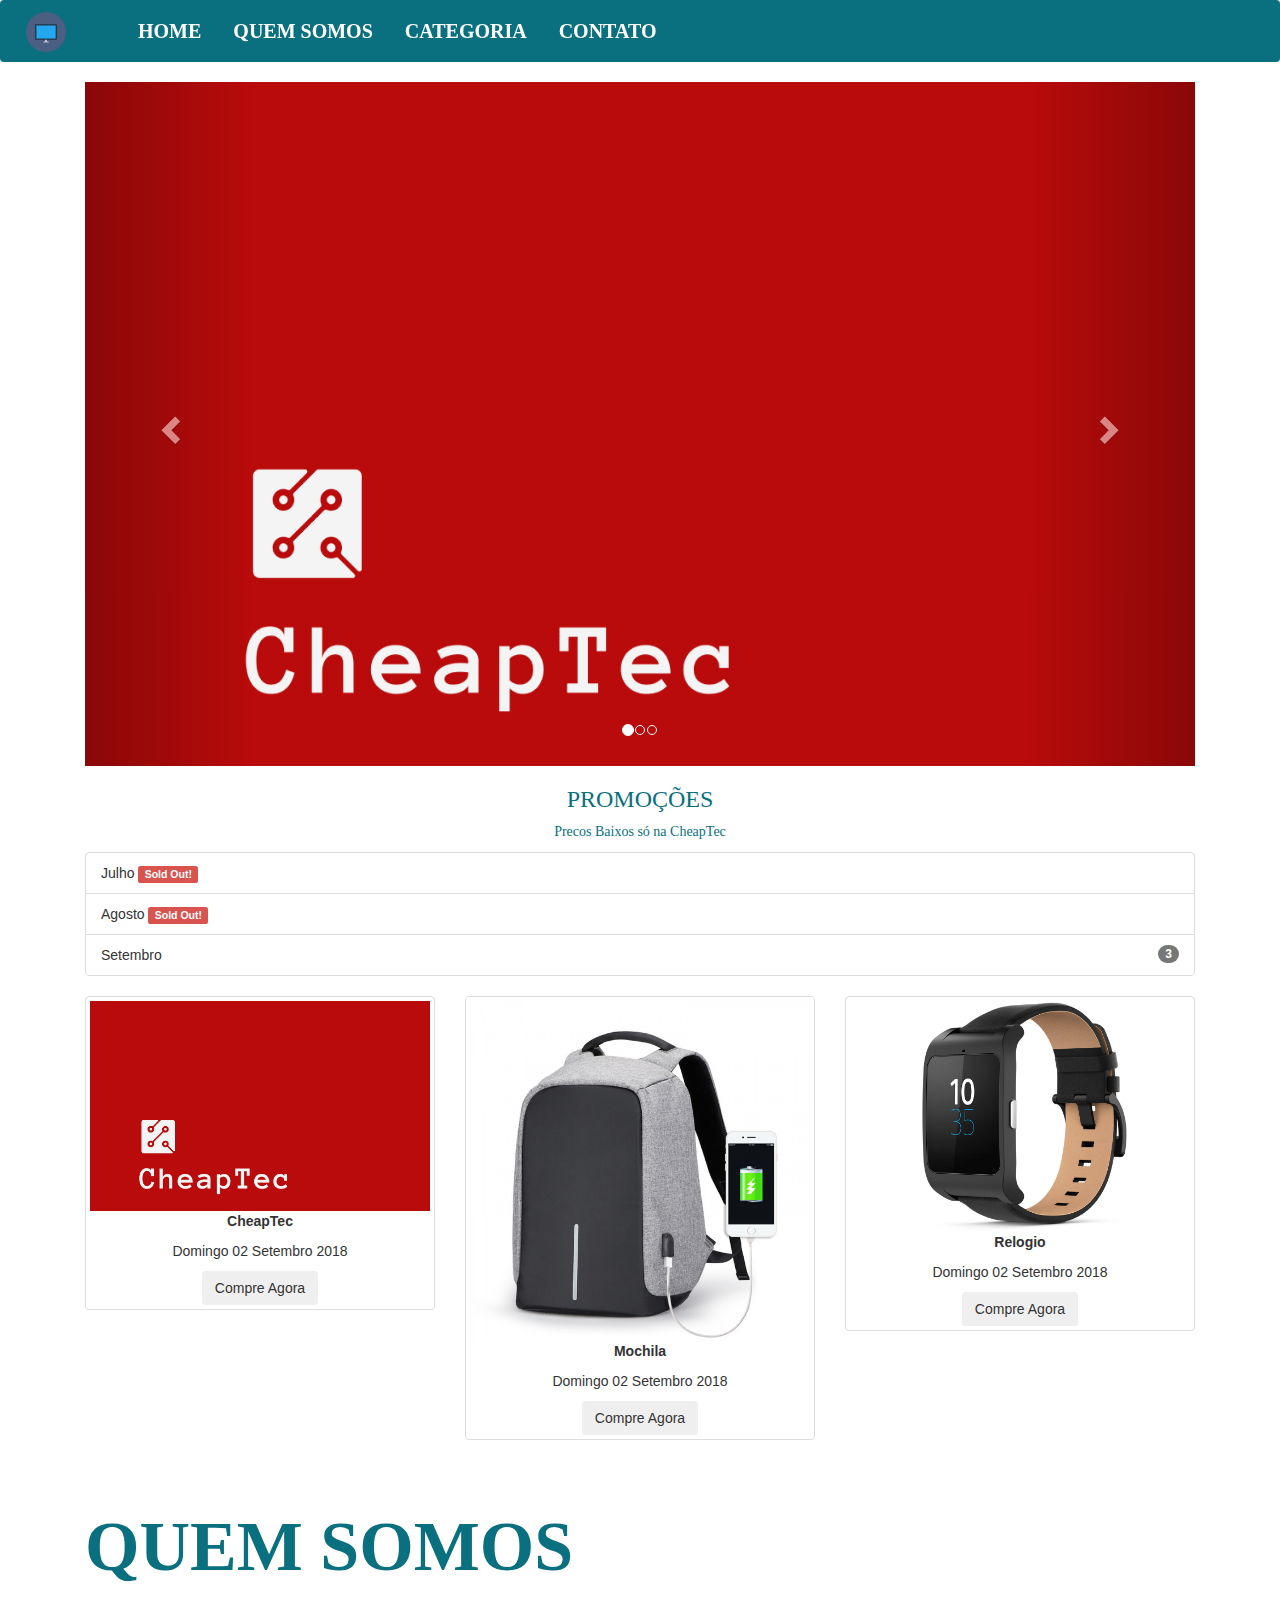
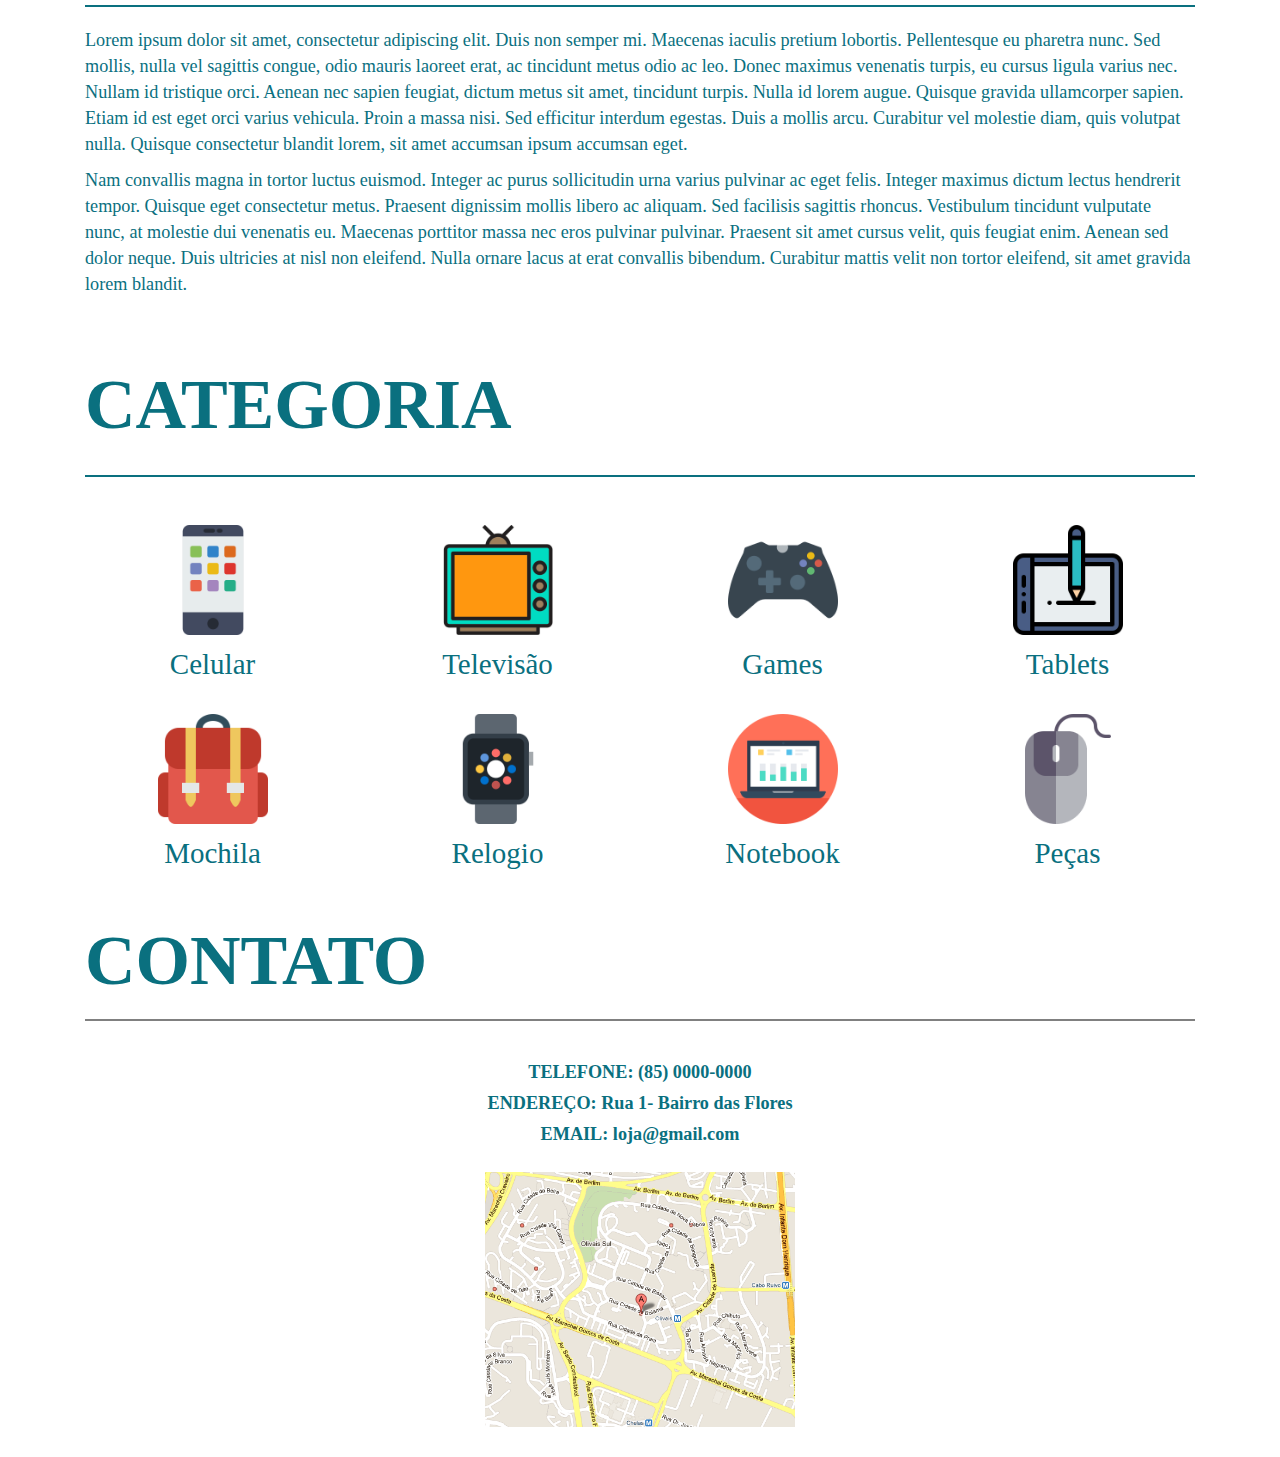
<file: index.html>
<!DOCTYPE html>
<html lang="en">


<head>
    <link href="/node_modules/owl.carousel/dist/assets/owl.carousel.min.css" />
    <meta charset="UTF-8">
    <meta name="viewport" content="width=device-width, initial-scale=1.0">
    <meta http-equiv="X-UA-Compatible" content="ie=edge">
    <title>Document</title>
    <link rel="stylesheet" href="./bibliotecas/css/bootstrap.min.css">
    <link rel="stylesheet" href="https://maxcdn.bootstrapcdn.com/font-awesome/4.5.0/css/font-awesome.min.css">
    <link rel="stylesheet" href="./style/style.css">



    <!--link das setas-->
    <link rel="stylesheet" href="https://maxcdn.bootstrapcdn.com/bootstrap/3.3.7/css/bootstrap.min.css">
    <!--faz scrolar pro lado quando vc aperta na seta-->
    <script src="https://ajax.googleapis.com/ajax/libs/jquery/3.3.1/jquery.min.js"></script>
    <script src="https://maxcdn.bootstrapcdn.com/bootstrap/3.3.7/js/bootstrap.min.js"></script>
</head>

<body>
    <header class="header-app" id="homeDiv">
        <nav class="navbar navbar-expand-lg navbar-light">
            <a class="navbar-brand">
                <img class="logo" src="image/if_desktop_1287529.ico" />
            </a>
            <button class="navbar-toggler" type="button" data-toggle="collapse" data-target="#navbarNav" aria-controls="navbarNav" aria-expanded="false"
                aria-label="Toggle navigation">
                <span class="navbar-toggler-icon"></span>
            </button>
            <div class="collapse navbar-collapse" id="navbarNav">
                <ul class="navbar-nav itensMenu">
                    <li class="nav-item">
                        <a class="menu" id="home" href="#homeDiv" >HOME</a>
                    </li>
                    <li class="nav-item">
                        <a class=" menu" id="quemSomos" href="#quemSomosDiv">QUEM SOMOS</a>
                    </li>
                    <li class="nav-item">
                        <a class="menu" id="categoria" href="#categoriaDiv">CATEGORIA</a>
                    </li>
                    <li class="nav-item">
                        <a class=" menu" id="contato" href="#contatoDiv">CONTATO</a>
                    </li>
                </ul>
            </div>
        </nav>
    </header>

    <div class="container">
        <div id="myCarousel" class="carousel slide carousel-efeito" data-ride="carousel">

            <ol class="carousel-indicators">
                <li data-target="Carousel" data-slide-to="0" class="active"></li>
                <li data-target="Carousel" data-slide-to="1"></li>
                <li data-target="Carousel" data-slide-to="2"></li>
            </ol>

            <!-- sliders -->
            <div class="carousel-inner">
                <div class="item active">
                    <img src="image/logo.png" alt="CheapTec" style="width:100%;">
                </div>

                <div class="item">
                    <img src="image/Loja.png" alt="Produto1" style="width:100%;">
                </div>

                <div class="item">
                    <img src="image/imgTeste.jpg" alt="Produto2" style="width:100%;">
                </div>
            </div>

            <!-- Botoes direita e esquerda de Scrolar -->
            <a class="left carousel-control" href="#myCarousel" data-slide="prev">
                <span class="glyphicon glyphicon-chevron-left"></span>
                <span class="sr-only">Previous</span>
            </a>
            <a class="right carousel-control" href="#myCarousel" data-slide="next">
                <span class="glyphicon glyphicon-chevron-right"></span>
                <span class="sr-only">Next</span>
            </a>
        </div>
    </div>

    <!--Imagens no Rodapé do Carousel-->

    <div id="tour" class="bg-1">
        <div class="container">
            <h3 class="text-center fontDefault">PROMOÇÕES</h3>
            <p class="text-center fontDefault">Precos Baixos só na CheapTec
                <br>
                <ul class="list-group">
                    <li class="list-group-item">Julho
                        <span class="label label-danger">Sold Out!</span>
                    </li>
                    <li class="list-group-item">Agosto
                        <span class="label label-danger">Sold Out!</span>
                    </li>
                    <li class="list-group-item">Setembro
                        <span class="badge">3</span>
                    </li>
                </ul>

                <div class="row text-center">
                    <div class="col-sm-4">
                        <!--Miniaturas-->
                        <div class="thumbnail">
                            <img src="image/logo.png" alt="Cheap" width="400" height="300">
                            <p>
                                <strong>CheapTec</strong>
                            </p>
                            <p>Domingo 02 Setembro 2018</p>
                            <button class="btn" data-toggle="modal" data-target="#myModal">Compre Agora</button>
                        </div>
                    </div>

                    <div class="col-sm-4">
                        <div class="thumbnail">
                            <img src="image/mochila.jpg" alt="mochila" width="400" height="300">
                            <p>
                                <strong>Mochila</strong>
                            </p>
                            <p>Domingo 02 Setembro 2018</p>
                            <button class="btn" data-toggle="modal" data-target="#myModal">Compre Agora</button>
                        </div>
                    </div>

                    <div class="col-sm-4">
                        <div class="thumbnail">
                            <img src="image/relogio.jpg" alt="relogio" width="400" height="300">
                            <p>
                                <strong>Relogio</strong>
                            </p>
                            <p>Domingo 02 Setembro 2018</p>
                            <button class="btn" data-toggle="modal" data-target="#myModal">Compre Agora</button>
                        </div>
                    </div>
                </div>
        </div>

    </div>

    <!-- Modal -->
    <div class="modal fade" id="myModal" role="dialog">
        <div class="modal-dialog">

            <!-- Modal content-->
            <div class="modal-content">
                <div class="modal-header">
                    <h4>
                        <span class="glyphicon glyphicon-lock"></span> Compra</h4>
                    <button type="button" class="close" data-dismiss="modal">X</button>
                </div>

                <div class="modal-body">
                    <form role="form">

                        <div class="form-group">
                            <label for="psw">
                                <span class="glyphicon glyphicon-shopping-cart"></span>Quantidade</label>
                            <input type="number" class="form-control" id="psw" placeholder="Quantidade">
                        </div>

                        <div class="form-group">
                            <label for="usrname">
                                <span class="glyphicon glyphicon-user"></span>Confirmação de Pagamento</label>
                            <input type="text" class="form-control" id="usrname" placeholder="Email">
                        </div>

                        <button type="submit" class="btn btn-block">Pay
                            <span class="glyphicon glyphicon-ok"></span>
                        </button>

                    </form>
                </div>
                <div class="modal-footer">

                    <button type="submit" class="btn btn-danger btn-default pull-left" data-dismiss="modal">
                        <span class="glyphicon glyphicon-remove"></span> Cancel
                    </button>

                </div>
            </div>
        </div>
    </div>
    </div>
    <div class="container" id="quemSomosDiv">
        <h1 class="titleParagraph fontDefault">QUEM SOMOS</h1>
        <hr class="fontDefault titleLine">
        <div class="fontDefault quem-somos">
            <p>Lorem ipsum dolor sit amet, consectetur adipiscing elit. Duis non semper mi. Maecenas iaculis pretium lobortis.
                Pellentesque eu pharetra nunc. Sed mollis, nulla vel sagittis congue, odio mauris laoreet erat, ac tincidunt
                metus odio ac leo. Donec maximus venenatis turpis, eu cursus ligula varius nec. Nullam id tristique orci.
                Aenean nec sapien feugiat, dictum metus sit amet, tincidunt turpis. Nulla id lorem augue. Quisque gravida
                ullamcorper sapien. Etiam id est eget orci varius vehicula. Proin a massa nisi. Sed efficitur interdum egestas.
                Duis a mollis arcu. Curabitur vel molestie diam, quis volutpat nulla. Quisque consectetur blandit lorem,
                sit amet accumsan ipsum accumsan eget.
            </p>
            <p> Nam convallis magna in tortor luctus euismod. Integer ac purus sollicitudin urna varius pulvinar ac eget felis.
                Integer maximus dictum lectus hendrerit tempor. Quisque eget consectetur metus. Praesent dignissim mollis
                libero ac aliquam. Sed facilisis sagittis rhoncus. Vestibulum tincidunt vulputate nunc, at molestie dui venenatis
                eu. Maecenas porttitor massa nec eros pulvinar pulvinar. Praesent sit amet cursus velit, quis feugiat enim.
                Aenean sed dolor neque. Duis ultricies at nisl non eleifend. Nulla ornare lacus at erat convallis bibendum.
                Curabitur mattis velit non tortor eleifend, sit amet gravida lorem blandit.
            </p>
        </div>
    </div>
    <div class="container" id="categoriaDiv">
        <p class="titleParagraph fontDefault">CATEGORIA</p>
        <hr class="fontDefault titleLine">
        <div class="row" style="text-align: center;">
            <div class="col-md-3 itens-category">
                <div class="category" id="Celular">
                    <img class="img-category" src="./image/smartphone.png" />
                    <p class="fontDefault titleProduct">
                        Celular
                    </p>
                </div>
            </div>
            <div class="col-md-3 itens-category">
                <div class="category" id="Televisão">
                    <img class="img-category" src="./image/television.png" />
                    <p class="fontDefault titleProduct">
                        Televisão
                    </p>
                </div>
            </div>
            <div class="col-md-3 itens-category">
                <div class="category" id="Games">
                    <img class="img-category" src="./image/game-controller (1).png" />
                    <p class="fontDefault titleProduct">
                        Games
                    </p>
                </div>
            </div>
            <div class="col-md-3 itens-category">
                <div class="category" id="Tablets">
                    <img class="img-category" src="./image/graphic-tablet.png" />
                    <p class="fontDefault titleProduct">
                        Tablets
                    </p>
                </div>
            </div>
            <div class="col-md-3 itens-category">
                <div class="category" id="Mochila">
                    <img class="img-category" src="./image/backpack.png" />
                    <p class="fontDefault titleProduct">
                        Mochila
                    </p>
                </div>
            </div>
            <div class="col-md-3 itens-category">
                <div class="category" id="Relogio">
                    <img class="img-category" src="./image/smartwatch.png" />
                    <p class="fontDefault titleProduct">
                        Relogio
                    </p>
                </div>
            </div>
            <div class="col-md-3 itens-category">
                <div class="category" id="Notebook">
                    <img class="img-category" src="./image/laptop.png" />
                    <p class="fontDefault titleProduct">
                        Notebook
                    </p>
                </div>
            </div>
            <div class="col-md-3 itens-category">
                <div class="category" id="Peças">
                    <img class="img-category" src="./image/computer-mouse.png" />
                    <p class="fontDefault titleProduct">
                        Peças
                    </p>
                </div>
            </div>
        </div>
    </div>
    <div class="maskProduct">
        <div class="container">
            <div class="row categoria-produto fontDefault">
                <div class="col-md-3 item-produto" id="teste">
                    <div class="card-image">
                        <img class="produto-imagem" />
                        <div>
                            <p class="produto-descricao"></p>
                            <p class="produto-valor"></p>
                            <a class="btn btn-primary produto-comprar" href="#">Comprar</a>
                        </div>
                    </div>
                </div>
                <div class="col-md-3 item-produto">
                    <div class="card-image">
                        <img class="produto-imagem" src="./image/celular.jpg" />
                        <div>
                            <p class="produto-descricao"></p>
                            <p class="produto-valor"></p>
                            <a class="btn btn-primary produto-comprar" href="#">Comprar</a>
                        </div>
                    </div>
                </div>
                <div class="col-md-3 item-produto">
                    <div class="card-image">
                        <img class="produto-imagem" src="./image/celular.jpg" />
                        <div>
                            <p class="produto-descricao"></p>
                            <p class="produto-valor"></p>
                            <a class="btn btn-primary produto-comprar" href="#">Comprar</a>
                        </div>
                    </div>
                </div>
                <div class="col-md-3 item-produto">
                    <div class="card-image">
                        <img class="produto-imagem" src="./image/celular.jpg" />
                        <div>
                            <p class="produto-descricao"></p>
                            <p class="produto-valor"></p>
                            <a class="btn btn-primary produto-comprar" href="#">Comprar</a>
                        </div>
                    </div>
                </div>
                <div class="segundo-row-produtos">
                    <div class="col-md-3 item-produto">
                        <div class="card-image">
                            <img class="produto-imagem" src="./image/celular.jpg" />
                            <div>
                                <p class="produto-descricao"></p>
                                <p class="produto-valor"></p>
                                <a class="btn btn-primary produto-comprar" href="#">Comprar</a>
                            </div>
                        </div>
                    </div>
                    <div class="col-md-3 item-produto">
                        <div class="card-image">
                            <img class="produto-imagem" src="./image/celular.jpg" />
                            <div>
                                <p class="produto-descricao"></p>
                                <p class="produto-valor"></p>
                                <a class="btn btn-primary produto-comprar" href="#">Comprar</a>
                            </div>
                        </div>
                    </div>
                    <div class="col-md-3 item-produto">
                        <div class="card-image">
                            <img class="produto-imagem" src="./image/celular.jpg" />
                            <div>
                                <p class="produto-descricao"></p>
                                <p class="produto-valor"></p>
                                <a class="btn btn-primary produto-comprar" href="#">Comprar</a>
                            </div>
                        </div>
                    </div>
                    <div class="col-md-3 item-produto">
                        <div class="card-image">
                            <img class="produto-imagem" src="./image/celular.jpg" />
                            <div>
                                <p class="produto-descricao"></p>
                                <p class="produto-valor"></p>
                                <a class="btn btn-primary produto-comprar" href="#">Comprar</a>
                            </div>
                        </div>
                    </div>
                </div>
            </div>
        </div>
    </div>
    <div class="container fontDefault" id="contatoDiv">
        <h1 class="titleParagraph">CONTATO</h1>
        <hr class=" titleLine">
        <div class="contato"> 
            <ul>
                <li>
                    <label>TELEFONE:</label>
                    <label>(85) 0000-0000</label>
                </li>
                <li>
                    <label>ENDEREÇO:</label>
                    <label>Rua 1- Bairro das Flores</label>
                </li>
                <li>
                    <label>EMAIL:</label>
                    <label> loja@gmail.com</label>
                </li>
                <li>
                    <img class="image-map" src="./image/mapa.png" />
                </li>
            </ul>
        </div>
    </div>


    <script src="./bibliotecas/jquery/jquery.min.js"></script>
    <script src="./bibliotecas/js/bootstrap.min.js"></script>
    <script src="./bibliotecas/OwlCarousel2/dist/owl.carousel.min.js"></script>
    <script src="js/script.js"></script>
</body>

</html>
</file>
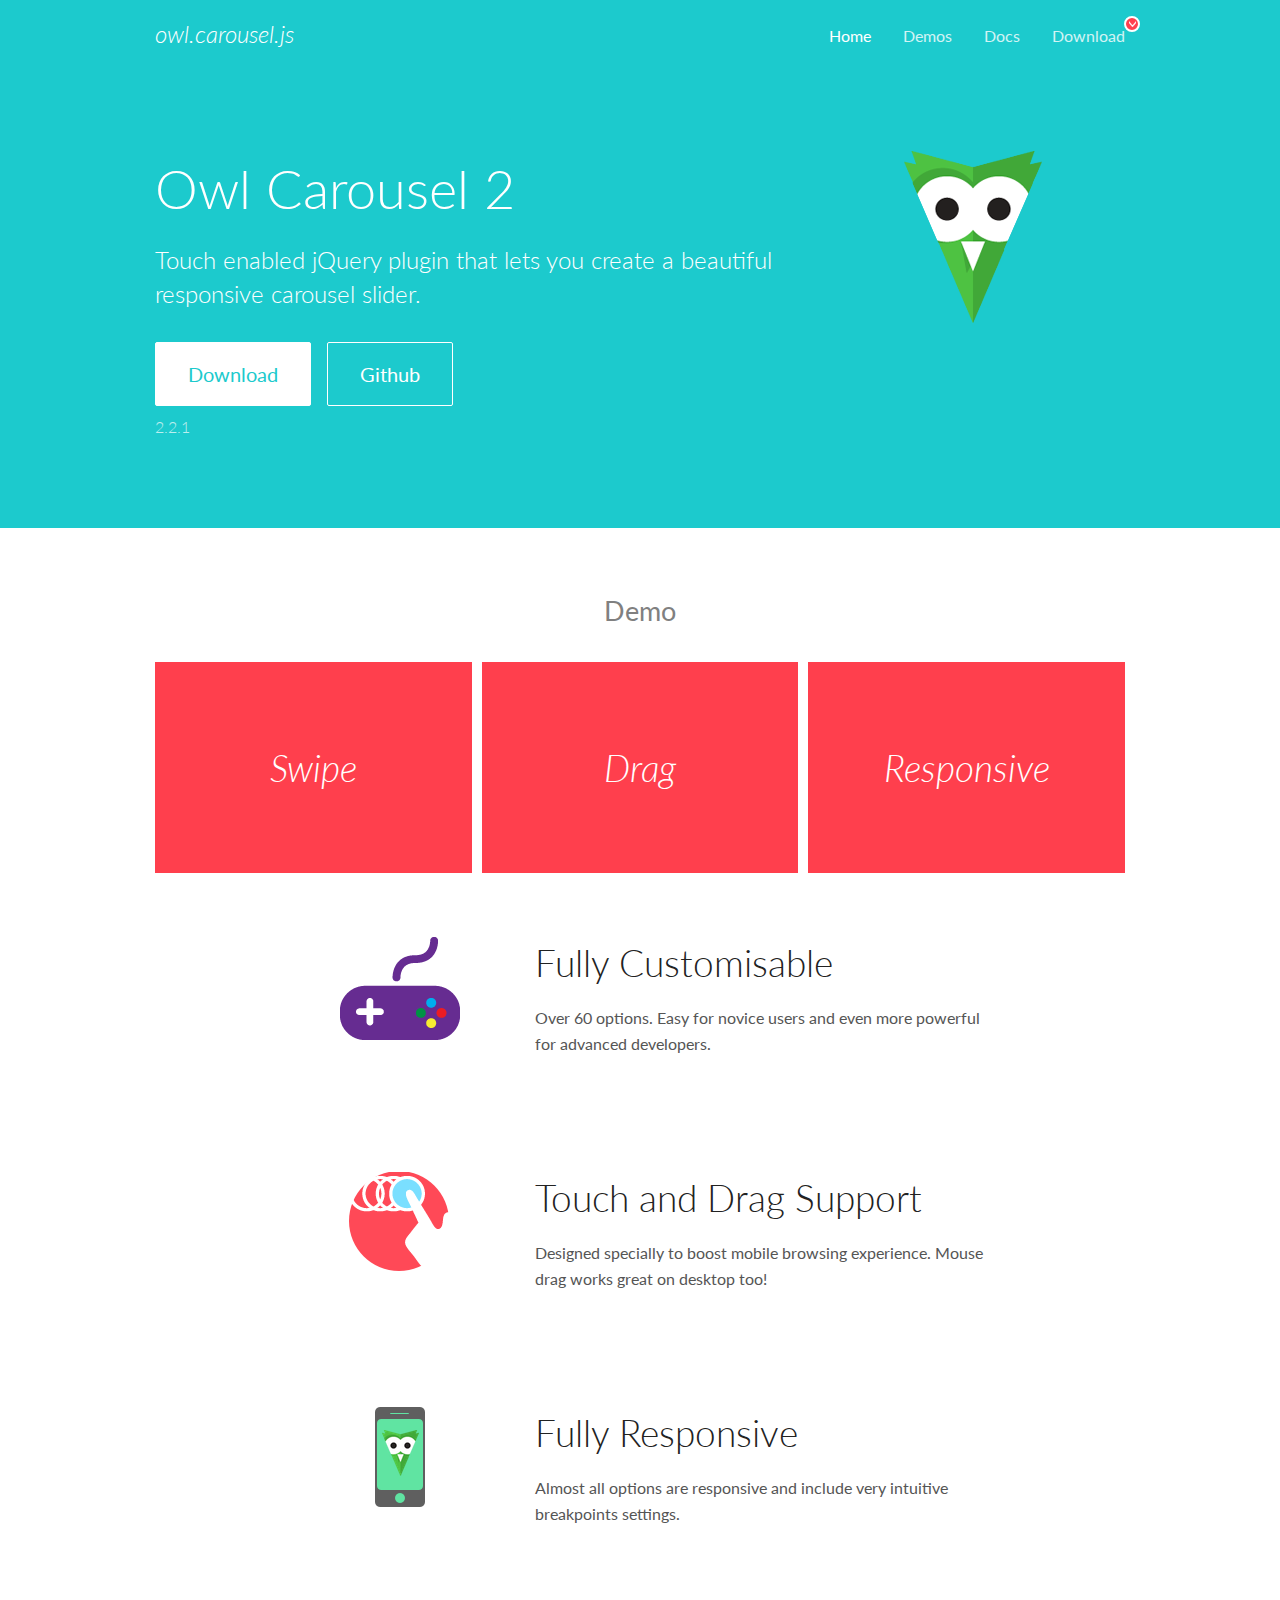
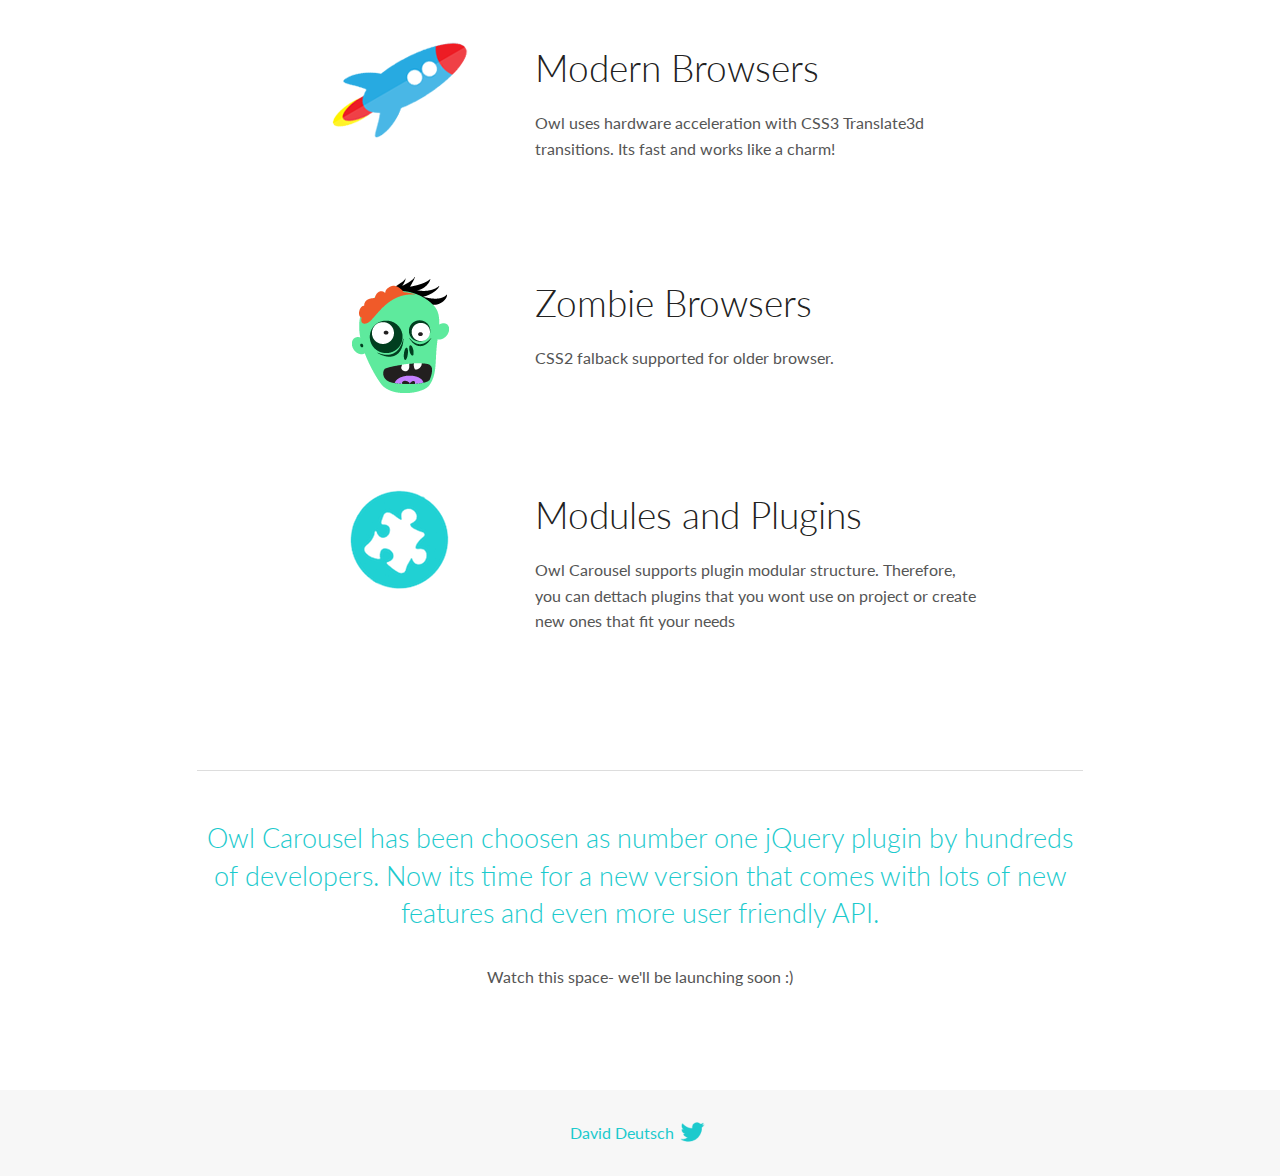
<file: bibliotecas/OwlCarousel2/docs/index.html>
<!DOCTYPE html>
<html lang="en">
  <head>

    <!-- head -->
    <meta charset="utf-8">
    <meta name="msapplication-tap-highlight" content="no" />
    <meta name="viewport" content="width=device-width, initial-scale=1.0" />
    <meta name="description" content="Touch enabled jQuery plugin that lets you create beautiful responsive carousel slider.">
    <meta name="author" content="David Deutsch">
    <title>
      Home | Owl Carousel | 2.2.1
    </title>

    <!-- Stylesheets -->
    <link href='https://fonts.googleapis.com/css?family=Lato:300,400,700,400italic,300italic' rel='stylesheet' type='text/css'>
    <link rel="stylesheet" href="assets/css/docs.theme.min.css">

    <!-- Owl Stylesheets -->
    <link rel="stylesheet" href="assets/owlcarousel/assets/owl.carousel.min.css">
    <link rel="stylesheet" href="assets/owlcarousel/assets/owl.theme.default.min.css">

    <!-- HTML5 shim and Respond.js IE8 support of HTML5 elements and media queries -->

    <!--[if lt IE 9]>
      <script src="https://oss.maxcdn.com/libs/html5shiv/3.7.0/html5shiv.js"></script>
      <script src="https://oss.maxcdn.com/libs/respond.js/1.3.0/respond.min.js"></script>
    <![endif]-->

    <!-- Favicons -->
    <link rel="apple-touch-icon-precomposed" sizes="144x144" href="assets/ico/apple-touch-icon-144-precomposed.png">
    <link rel="shortcut icon" href="assets/ico/favicon.png">
    <link rel="shortcut icon" href="favicon.ico">

    <!-- Yeah i know js should not be in header. Its required for demos.-->

    <!-- javascript -->
    <script src="assets/vendors/jquery.min.js"></script>
    <script src="assets/owlcarousel/owl.carousel.js"></script>
  </head>
  <body>

    <!-- header -->
    <header class="header">
      <div class="row">
        <div class="large-12 columns">
          <div class="brand left">
            <h3>
              <a href="/OwlCarousel2/">owl.carousel.js</a> 
            </h3>
          </div>
          <a id="toggle-nav" class="right">
            <span></span> <span></span> <span></span> 
          </a> 
          <div class="nav-bar">
            <ul class="clearfix">
              <li class="active">
                <a href="/OwlCarousel2/index.html">Home</a> 
              </li>
              <li> <a href="/OwlCarousel2/demos/demos.html">Demos</a>  </li>
              <li> <a href="/OwlCarousel2/docs/started-welcome.html">Docs</a>  </li>
              <li>
                <a href="https://github.com/OwlCarousel2/OwlCarousel2/archive/2.2.1.zip">Download</a> 
                <span class="download"></span> 
              </li>
            </ul>
          </div>
        </div>
      </div>
    </header>

    <!-- home panel -->
    <section id="hero">
      <div class="row">
        <div class="large-8 medium-8 columns">
          <h1>Owl Carousel 2</h1>
          <h4>Touch enabled jQuery plugin that lets you create a beautiful responsive carousel slider.</h4>
          <a href="https://github.com/OwlCarousel2/OwlCarousel2/archive/2.2.1.zip" class="hero-button">Download</a> 
          <a href="https://github.com/OwlCarousel2/OwlCarousel2" class="hero-button outline">Github</a> 
          <p>2.2.1</p>
        </div>
        <div class="large-4 medium-4 columns">
          <img class="owl-logo" src="assets/img/owl-logo.png" alt="mr. Owl">
        </div>
      </div>
    </section>

    <!-- body -->
    <div class="home-demo">
      <div class="row">
        <div class="large-12 columns">
          <h3>Demo</h3>
          <div class="owl-carousel">
            <div class="item">
              <h2>Swipe</h2>
            </div>
            <div class="item">
              <h2>Drag</h2>
            </div>
            <div class="item">
              <h2>Responsive</h2>
            </div>
            <div class="item">
              <h2>CSS3</h2>
            </div>
            <div class="item">
              <h2>Fast</h2>
            </div>
            <div class="item">
              <h2>Easy</h2>
            </div>
            <div class="item">
              <h2>Free</h2>
            </div>
            <div class="item">
              <h2>Upgradable</h2>
            </div>
            <div class="item">
              <h2>Tons of options</h2>
            </div>
            <div class="item">
              <h2>Infinity</h2>
            </div>
            <div class="item">
              <h2>Auto Width</h2>
            </div>
          </div>
        </div>
      </div>
    </div>
    <script>
      var owl = $('.owl-carousel');
      owl.owlCarousel({
        margin: 10,
        loop: true,
        responsive: {
          0: {
            items: 1
          },
          600: {
            items: 2
          },
          1000: {
            items: 3
          }
        }
      })
    </script>

    <!-- features -->
    <div id="features">
      <div class="row">
        <div class="small-12 medium-9 small-centered columns">
          <section class="row feature">
            <div class="medium-4 small-12 columns">
              <img src="assets/img/feature-options.png" alt="">
            </div>
            <div class="medium-8 small-12 columns">
              <h2>Fully Customisable</h2>
              <p>Over 60 options. Easy for novice users and even more powerful for advanced developers.</p>
            </div>
          </section>
          <section class="row feature">
            <div class="medium-4 small-12 columns">
              <img src="assets/img/feature-drag.png" alt="">
            </div>
            <div class="medium-8 small-12 columns">
              <h2>Touch and Drag Support</h2>
              <p>Designed specially to boost mobile browsing experience. Mouse drag works great on desktop too!</p>
            </div>
          </section>
          <section class="row feature">
            <div class="medium-4 small-12 columns">
              <img src="assets/img/feature-responsive.png" alt="">
            </div>
            <div class="medium-8 small-12 columns">
              <h2>Fully Responsive</h2>
              <p>Almost all options are responsive and include very intuitive breakpoints settings.</p>
            </div>
          </section>
          <section class="row feature">
            <div class="medium-4 small-12 columns">
              <img src="assets/img/feature-modern.png" alt="">
            </div>
            <div class="medium-8 small-12 columns">
              <h2>Modern Browsers</h2>
              <p>Owl uses hardware acceleration with CSS3 Translate3d transitions. Its fast and works like a charm! </p>
            </div>
          </section>
          <section class="row feature">
            <div class="medium-4 small-12 columns">
              <img src="assets/img/feature-zombie.png" alt="">
            </div>
            <div class="medium-8 small-12 columns">
              <h2>Zombie Browsers</h2>
              <p>CSS2 falback supported for older browser.</p>
            </div>
          </section>
          <section class="row feature">
            <div class="medium-4 small-12 columns">
              <img src="assets/img/feature-module.png" alt="">
            </div>
            <div class="medium-8 small-12 columns">
              <h2>Modules and Plugins</h2>
              <p>Owl Carousel supports plugin modular structure. Therefore, you can dettach plugins that you wont use on project or create new ones that fit your needs</p>
            </div>
          </section>
        </div>
      </div>
    </div>

    <!-- footer -->
    <section id="teaser-text">
      <div class="row">
        <div class="small-12 medium-11 small-centered columns">
          <hr>
          <h3 id="owl-carousel-has-been-choosen-as-number-one-jquery-plugin-by-hundreds-of-developers-now-its-time-for-a-new-version-that-comes-with-lots-of-new-features-and-even-more-user-friendly-api-">Owl Carousel has been choosen as number one jQuery plugin by hundreds of developers. Now its time for a new version that comes with lots of new features and even more user friendly API.</h3>
          <p>Watch this space- we&#39;ll be launching soon :)</p>
        </div>
      </div>
    </section>

    <!-- footer -->
    <footer class="footer">
      <div class="row">
        <div class="large-12 columns">
          <h5>
            <a href="/OwlCarousel2/docs/support-contact.html">David Deutsch</a> 
            <a id="custom-tweet-button" href="https://twitter.com/share?url=https://github.com/OwlCarousel2/OwlCarousel2&text=Owl Carousel - This is so awesome! " target="_blank"></a> 
          </h5>
        </div>
      </div>
    </footer>

    <!-- vendors -->
    <script src="assets/vendors/highlight.js"></script>
    <script src="assets/js/app.js"></script>
  </body>
</html>
</file>
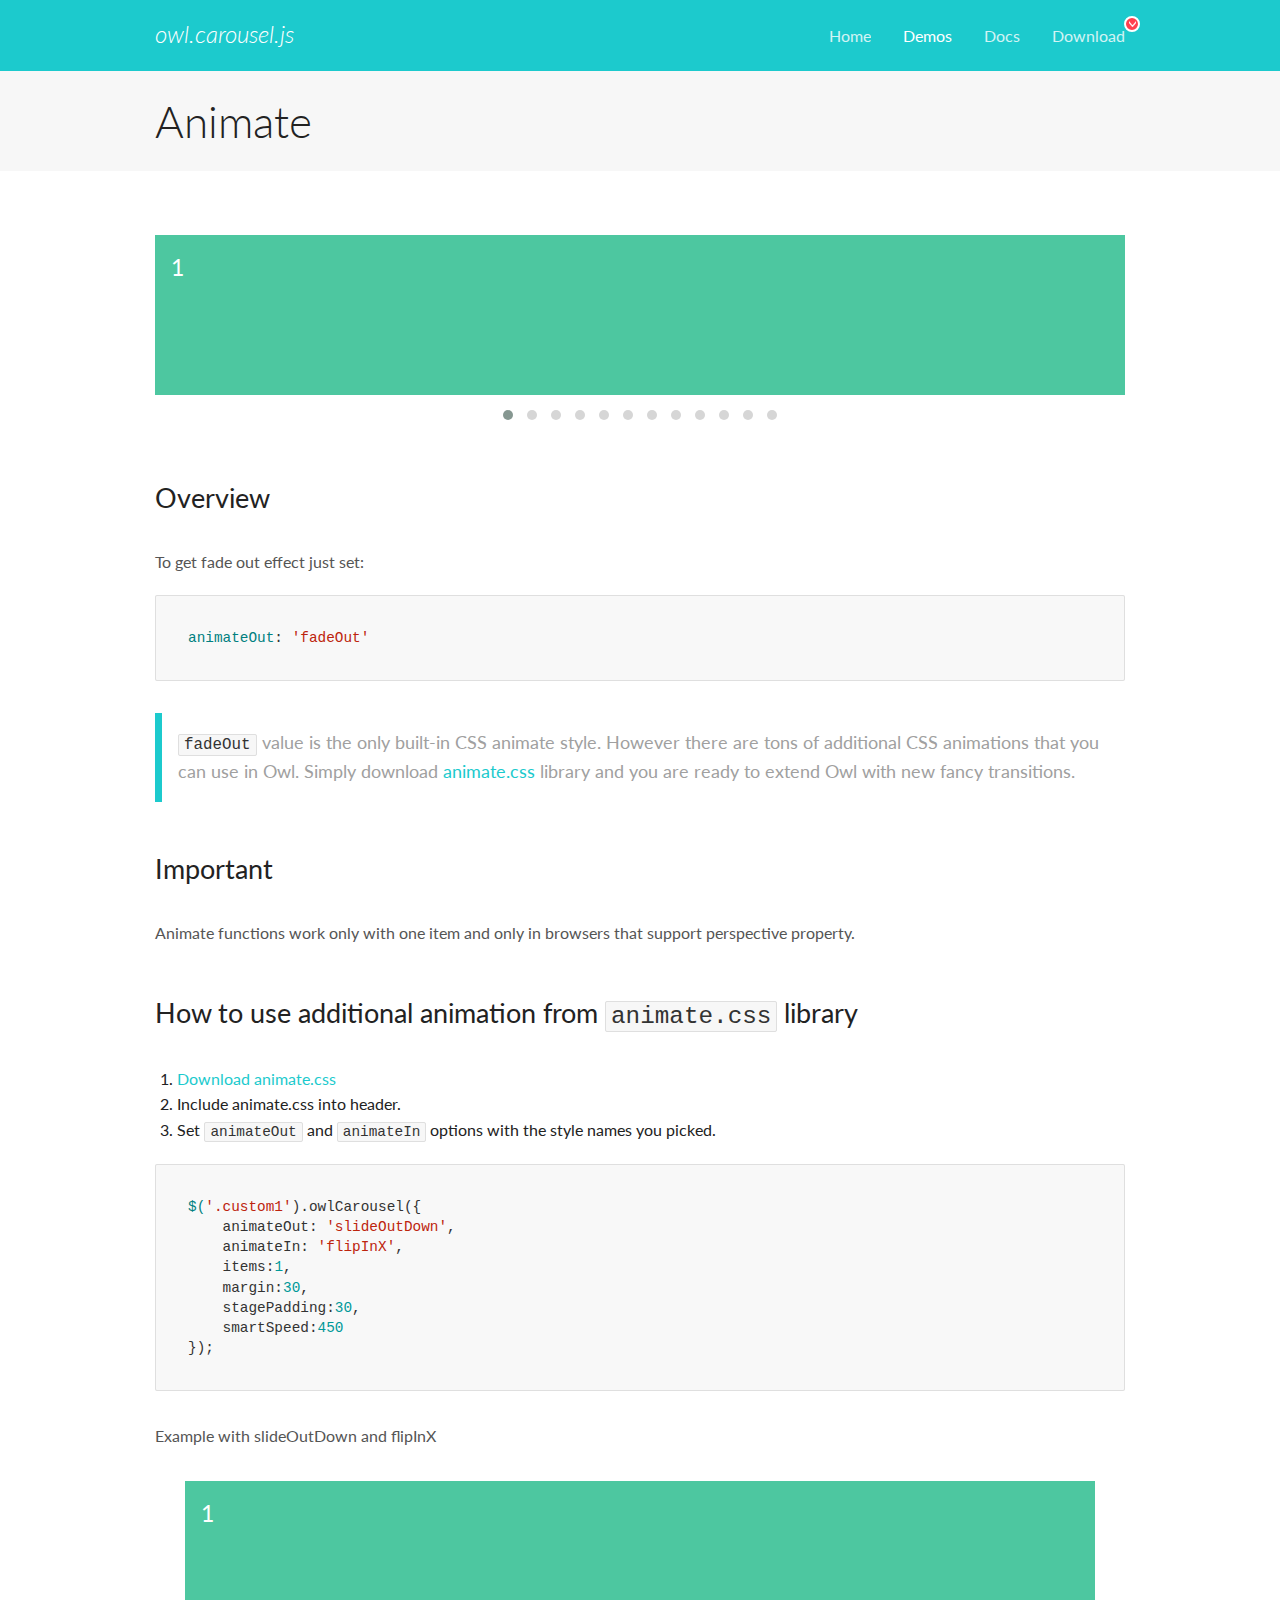
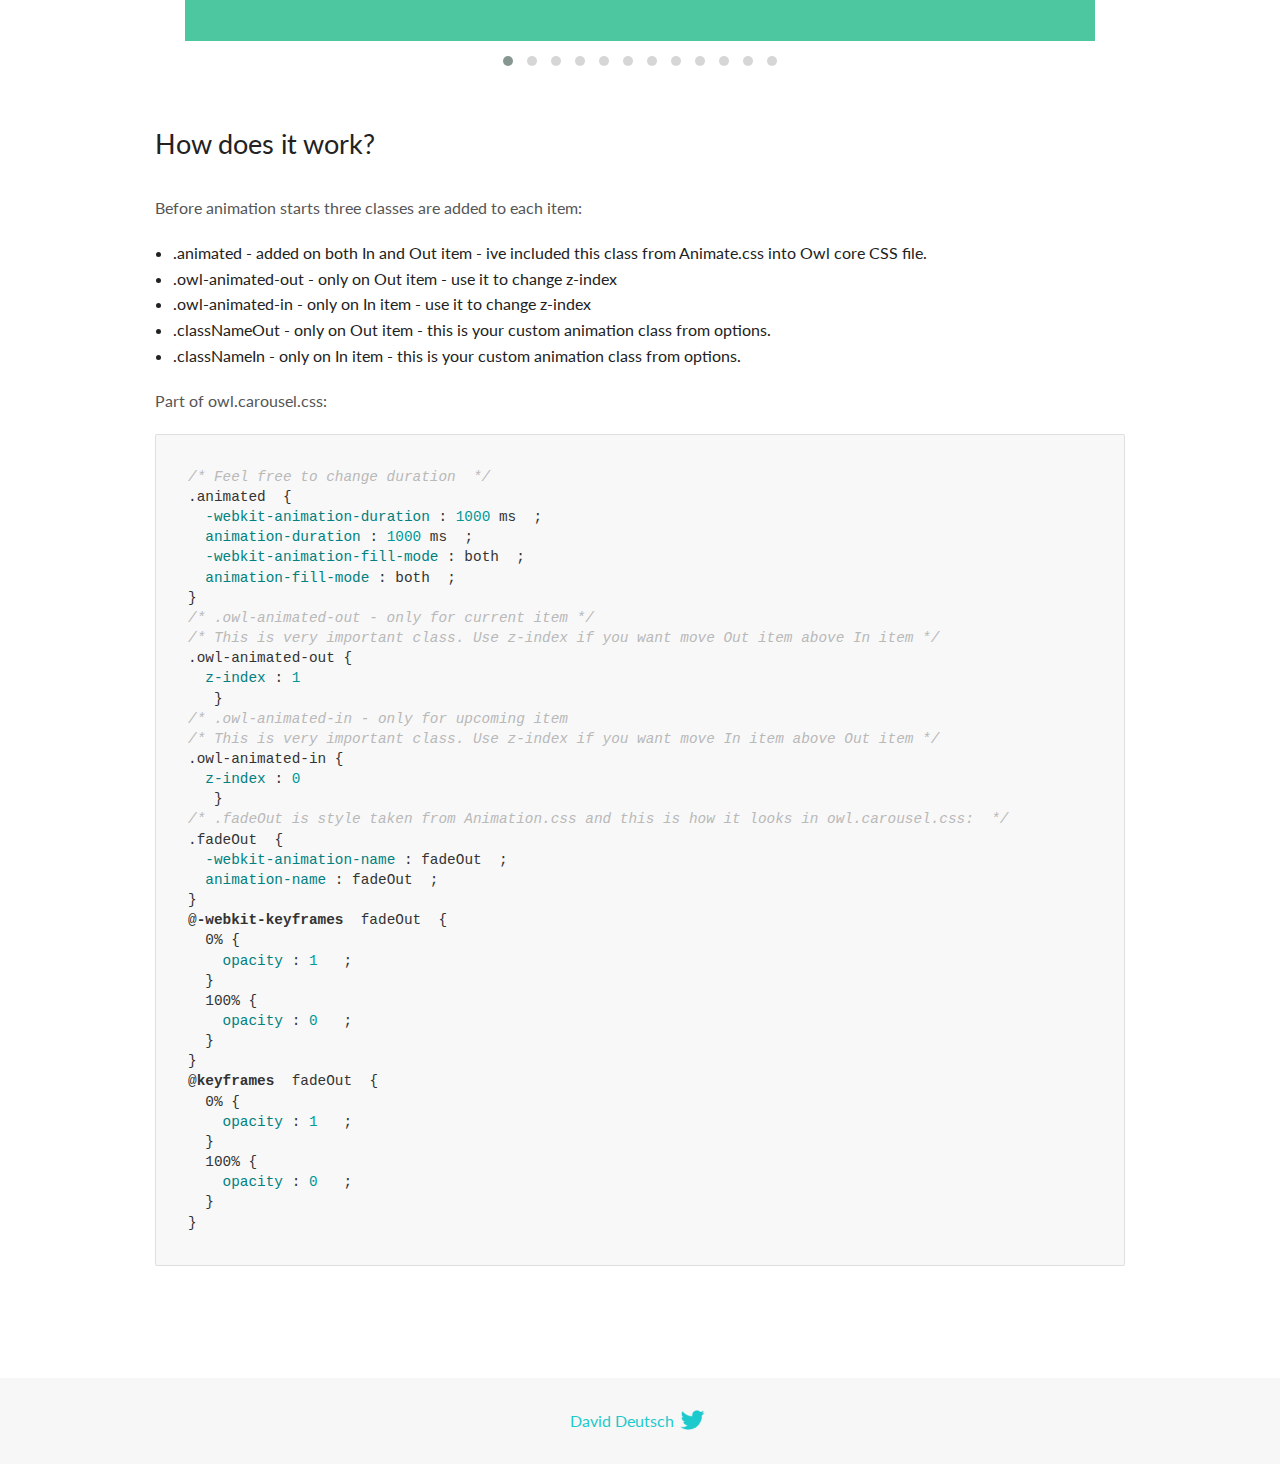
<file: bibliotecas/OwlCarousel2/docs/demos/animate.html>
<!DOCTYPE html>
<html lang="en">
  <head>

    <!-- head -->
    <meta charset="utf-8">
    <meta name="msapplication-tap-highlight" content="no" />
    <meta name="viewport" content="width=device-width, initial-scale=1.0" />
    <meta name="description" content="Animate carousel">
    <meta name="author" content="David Deutsch">
    <title>
      Animate Demo | Owl Carousel | 2.2.1
    </title>

    <!-- Stylesheets -->
    <link href='https://fonts.googleapis.com/css?family=Lato:300,400,700,400italic,300italic' rel='stylesheet' type='text/css'>
    <link rel="stylesheet" href="../assets/css/docs.theme.min.css">

    <!-- Owl Stylesheets -->
    <link rel="stylesheet" href="../assets/owlcarousel/assets/owl.carousel.min.css">
    <link rel="stylesheet" href="../assets/owlcarousel/assets/owl.theme.default.min.css">

    <!-- HTML5 shim and Respond.js IE8 support of HTML5 elements and media queries -->

    <!--[if lt IE 9]>
      <script src="https://oss.maxcdn.com/libs/html5shiv/3.7.0/html5shiv.js"></script>
      <script src="https://oss.maxcdn.com/libs/respond.js/1.3.0/respond.min.js"></script>
    <![endif]-->

    <!-- Favicons -->
    <link rel="apple-touch-icon-precomposed" sizes="144x144" href="../assets/ico/apple-touch-icon-144-precomposed.png">
    <link rel="shortcut icon" href="../assets/ico/favicon.png">
    <link rel="shortcut icon" href="favicon.ico">

    <!-- Yeah i know js should not be in header. Its required for demos.-->

    <!-- javascript -->
    <script src="../assets/vendors/jquery.min.js"></script>
    <script src="../assets/owlcarousel/owl.carousel.js"></script>
  </head>
  <body>

    <!-- header -->
    <header class="header">
      <div class="row">
        <div class="large-12 columns">
          <div class="brand left">
            <h3>
              <a href="/OwlCarousel2/">owl.carousel.js</a> 
            </h3>
          </div>
          <a id="toggle-nav" class="right">
            <span></span> <span></span> <span></span> 
          </a> 
          <div class="nav-bar">
            <ul class="clearfix">
              <li> <a href="/OwlCarousel2/index.html">Home</a>  </li>
              <li class="active">
                <a href="/OwlCarousel2/demos/demos.html">Demos</a> 
              </li>
              <li> <a href="/OwlCarousel2/docs/started-welcome.html">Docs</a>  </li>
              <li>
                <a href="https://github.com/OwlCarousel2/OwlCarousel2/archive/2.2.1.zip">Download</a> 
                <span class="download"></span> 
              </li>
            </ul>
          </div>
        </div>
      </div>
    </header>

    <!-- title -->
    <section class="title">
      <div class="row">
        <div class="large-12 columns">
          <h1>Animate</h1>
        </div>
      </div>
    </section>

    <!--  Demos -->
    <section id="demos">
      <div class="row">
        <div class="large-12 columns">
          <div class="fadeOut owl-carousel owl-theme">
            <div class="item">
              <h4>1</h4>
            </div>
            <div class="item">
              <h4>2</h4>
            </div>
            <div class="item">
              <h4>3</h4>
            </div>
            <div class="item">
              <h4>4</h4>
            </div>
            <div class="item">
              <h4>5</h4>
            </div>
            <div class="item">
              <h4>6</h4>
            </div>
            <div class="item">
              <h4>7</h4>
            </div>
            <div class="item">
              <h4>8</h4>
            </div>
            <div class="item">
              <h4>9</h4>
            </div>
            <div class="item">
              <h4>10</h4>
            </div>
            <div class="item">
              <h4>11</h4>
            </div>
            <div class="item">
              <h4>12</h4>
            </div>
          </div>
          <h3 id="overview">Overview</h3>
          <p>To get fade out effect just set:</p>
          <pre><code>animateOut: &#39;fadeOut&#39;</code></pre>
          <blockquote>
            <p><code>fadeOut</code> value is the only built-in CSS animate style. However there are tons of additional CSS animations that you can use in Owl. Simply download
              <a href="https://daneden.github.io/animate.css/">animate.css</a>  library and you are ready to extend Owl with new fancy transitions.</p>
          </blockquote>
          <h3 id="important">Important</h3>
          <p>Animate functions work only with one item and only in browsers that support perspective property.</p>
          <h3 id="how-to-use-additional-animation-from-animate-css-library">How to use additional animation from <code>animate.css</code> library</h3>
          <ol>
            <li> <a href="https://daneden.github.io/animate.css/">Download animate.css</a>  </li>
            <li>Include animate.css into header.</li>
            <li>Set <code>animateOut</code> and <code>animateIn</code> options with the style names you picked.</li>
          </ol>
          <pre><code>$(&#39;.custom1&#39;).owlCarousel({
    animateOut: &#39;slideOutDown&#39;,
    animateIn: &#39;flipInX&#39;,
    items:1,
    margin:30,
    stagePadding:30,
    smartSpeed:450
});</code></pre>
          <p>Example with slideOutDown and flipInX</p>
          <div class="custom1 owl-carousel owl-theme">
            <div class="item">
              <h4>1</h4>
            </div>
            <div class="item">
              <h4>2</h4>
            </div>
            <div class="item">
              <h4>3</h4>
            </div>
            <div class="item">
              <h4>4</h4>
            </div>
            <div class="item">
              <h4>5</h4>
            </div>
            <div class="item">
              <h4>6</h4>
            </div>
            <div class="item">
              <h4>7</h4>
            </div>
            <div class="item">
              <h4>8</h4>
            </div>
            <div class="item">
              <h4>9</h4>
            </div>
            <div class="item">
              <h4>10</h4>
            </div>
            <div class="item">
              <h4>11</h4>
            </div>
            <div class="item">
              <h4>12</h4>
            </div>
          </div>
          <h3 id="how-does-it-work-">How does it work?</h3>
          <p>Before animation starts three classes are added to each item:</p>
          <ul>
            <li>.animated - added on both In and Out item - ive included this class from Animate.css into Owl core CSS file.</li>
            <li>.owl-animated-out - only on Out item - use it to change z-index</li>
            <li>.owl-animated-in - only on In item - use it to change z-index</li>
            <li>.classNameOut - only on Out item - this is your custom animation class from options.</li>
            <li>.classNameIn - only on In item - this is your custom animation class from options.</li>
          </ul>
          <p>Part of owl.carousel.css:</p>
          <pre><code class="language-css"><span class="comment">/* Feel free to change duration  */</span> 
<span class="class">.animated</span>  <span class="rules">{
  <span class="rule"><span class="attribute">-webkit-animation-duration</span> :<span class="value"> <span class="number">1000</span> ms</span> </span> ;
  <span class="rule"><span class="attribute">animation-duration</span> :<span class="value"> <span class="number">1000</span> ms</span> </span> ;
  <span class="rule"><span class="attribute">-webkit-animation-fill-mode</span> :<span class="value"> both</span> </span> ;
  <span class="rule"><span class="attribute">animation-fill-mode</span> :<span class="value"> both</span> </span> ;
<span class="rule">}</span> </span> 
<span class="comment">/* .owl-animated-out - only for current item */</span> 
<span class="comment">/* This is very important class. Use z-index if you want move Out item above In item */</span> 
<span class="class">.owl-animated-out</span> <span class="rules">{
  <span class="rule"><span class="attribute">z-index</span> :<span class="value"> <span class="number">1</span> 
</span> </span> </span> }
<span class="comment">/* .owl-animated-in - only for upcoming item
/* This is very important class. Use z-index if you want move In item above Out item */</span> 
<span class="class">.owl-animated-in</span> <span class="rules">{
  <span class="rule"><span class="attribute">z-index</span> :<span class="value"> <span class="number">0</span> 
</span> </span> </span> }
<span class="comment">/* .fadeOut is style taken from Animation.css and this is how it looks in owl.carousel.css:  */</span> 
<span class="class">.fadeOut</span>  <span class="rules">{
  <span class="rule"><span class="attribute">-webkit-animation-name</span> :<span class="value"> fadeOut</span> </span> ;
  <span class="rule"><span class="attribute">animation-name</span> :<span class="value"> fadeOut</span> </span> ;
<span class="rule">}</span> </span> 
<span class="at_rule">@<span class="keyword">-webkit-keyframes</span>  fadeOut </span> {
  0% <span class="rules">{
    <span class="rule"><span class="attribute">opacity</span> :<span class="value"> <span class="number">1</span> </span> </span> ;
  <span class="rule">}</span> </span> 
  100% <span class="rules">{
    <span class="rule"><span class="attribute">opacity</span> :<span class="value"> <span class="number">0</span> </span> </span> ;
  <span class="rule">}</span> </span> 
}
<span class="at_rule">@<span class="keyword">keyframes</span>  fadeOut </span> {
  0% <span class="rules">{
    <span class="rule"><span class="attribute">opacity</span> :<span class="value"> <span class="number">1</span> </span> </span> ;
  <span class="rule">}</span> </span> 
  100% <span class="rules">{
    <span class="rule"><span class="attribute">opacity</span> :<span class="value"> <span class="number">0</span> </span> </span> ;
  <span class="rule">}</span> </span> 
}</code></pre>
          <link rel="stylesheet" href="../assets/css/animate.css">
          <script>
            jQuery(document).ready(function($) {
              $('.fadeOut').owlCarousel({
                items: 1,
                animateOut: 'fadeOut',
                loop: true,
                margin: 10,
              });
              $('.custom1').owlCarousel({
                animateOut: 'slideOutDown',
                animateIn: 'flipInX',
                items: 1,
                margin: 30,
                stagePadding: 30,
                smartSpeed: 450
              });
            });
          </script>
        </div>
      </div>
    </section>

    <!-- footer -->
    <footer class="footer">
      <div class="row">
        <div class="large-12 columns">
          <h5>
            <a href="/OwlCarousel2/docs/support-contact.html">David Deutsch</a> 
            <a id="custom-tweet-button" href="https://twitter.com/share?url=https://github.com/OwlCarousel2/OwlCarousel2&text=Owl Carousel - This is so awesome! " target="_blank"></a> 
          </h5>
        </div>
      </div>
    </footer>

    <!-- vendors -->
    <script src="../assets/vendors/highlight.js"></script>
    <script src="../assets/js/app.js"></script>
  </body>
</html>
</file>
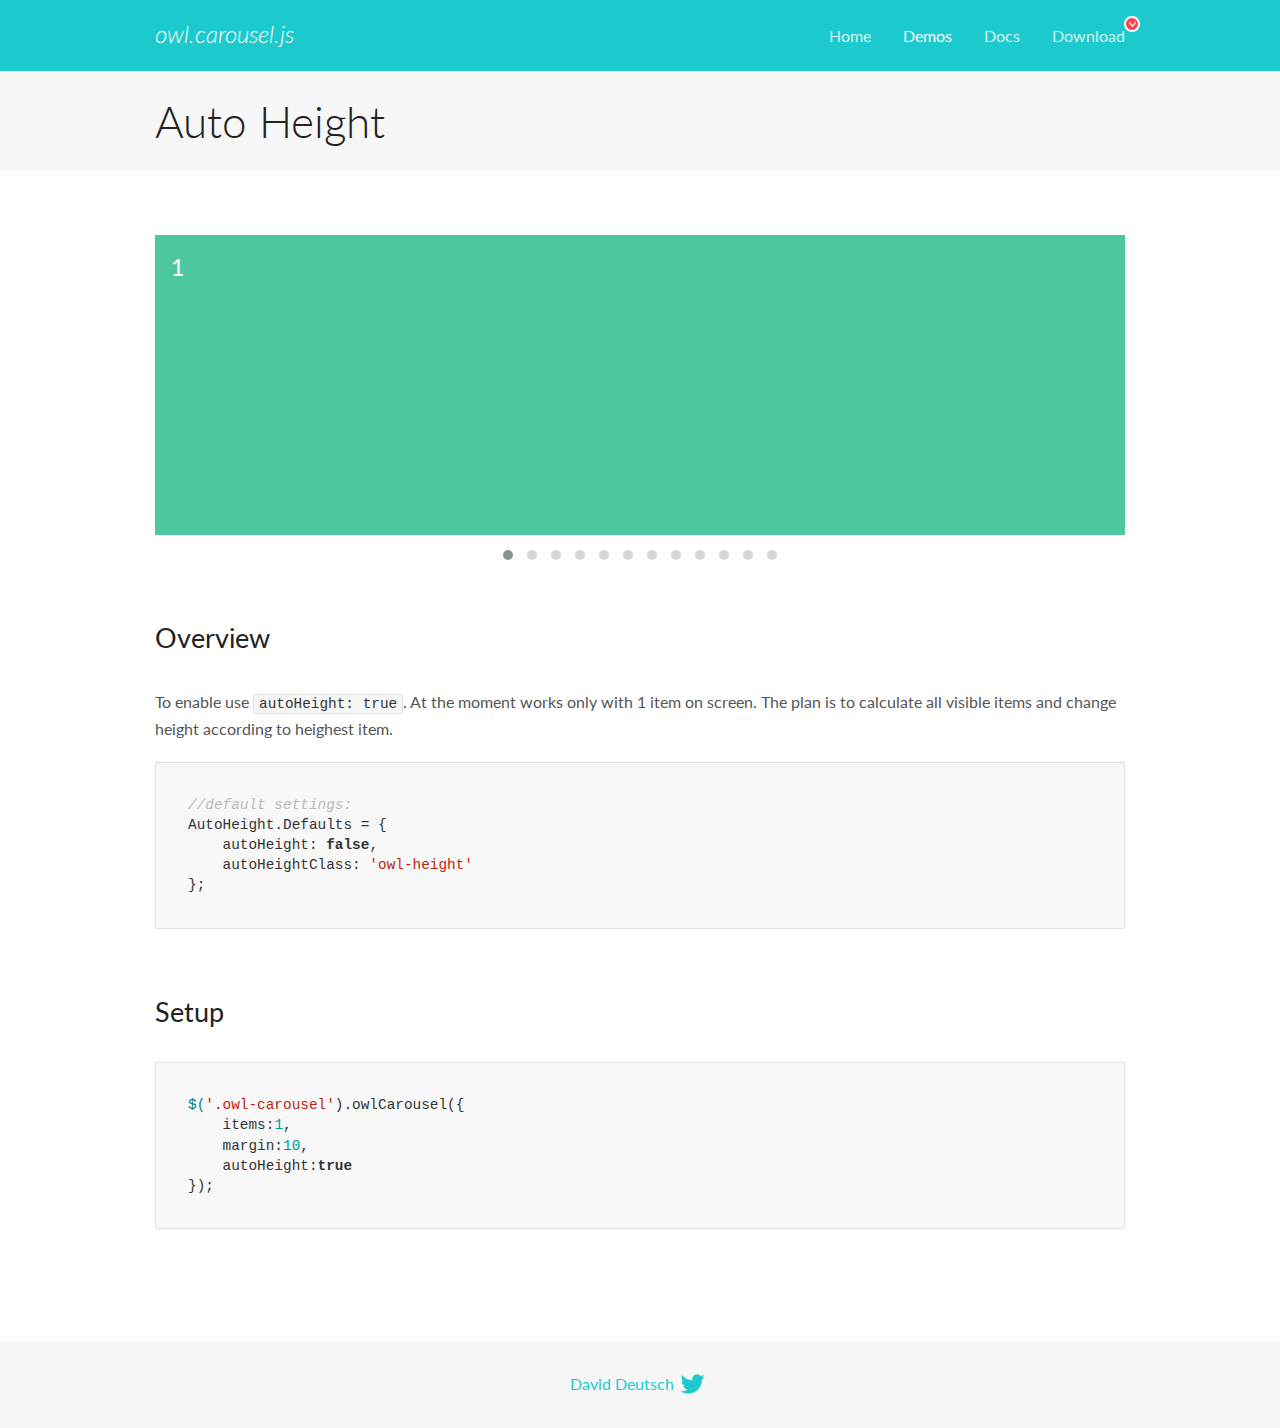
<file: bibliotecas/OwlCarousel2/docs/demos/autoheight.html>
<!DOCTYPE html>
<html lang="en">
  <head>

    <!-- head -->
    <meta charset="utf-8">
    <meta name="msapplication-tap-highlight" content="no" />
    <meta name="viewport" content="width=device-width, initial-scale=1.0" />
    <meta name="description" content="autoHeight usage demo">
    <meta name="author" content="David Deutsch">
    <title>
      Auto Height Demo | Owl Carousel | 2.2.1
    </title>

    <!-- Stylesheets -->
    <link href='https://fonts.googleapis.com/css?family=Lato:300,400,700,400italic,300italic' rel='stylesheet' type='text/css'>
    <link rel="stylesheet" href="../assets/css/docs.theme.min.css">

    <!-- Owl Stylesheets -->
    <link rel="stylesheet" href="../assets/owlcarousel/assets/owl.carousel.min.css">
    <link rel="stylesheet" href="../assets/owlcarousel/assets/owl.theme.default.min.css">

    <!-- HTML5 shim and Respond.js IE8 support of HTML5 elements and media queries -->

    <!--[if lt IE 9]>
      <script src="https://oss.maxcdn.com/libs/html5shiv/3.7.0/html5shiv.js"></script>
      <script src="https://oss.maxcdn.com/libs/respond.js/1.3.0/respond.min.js"></script>
    <![endif]-->

    <!-- Favicons -->
    <link rel="apple-touch-icon-precomposed" sizes="144x144" href="../assets/ico/apple-touch-icon-144-precomposed.png">
    <link rel="shortcut icon" href="../assets/ico/favicon.png">
    <link rel="shortcut icon" href="favicon.ico">

    <!-- Yeah i know js should not be in header. Its required for demos.-->

    <!-- javascript -->
    <script src="../assets/vendors/jquery.min.js"></script>
    <script src="../assets/owlcarousel/owl.carousel.js"></script>
  </head>
  <body>

    <!-- header -->
    <header class="header">
      <div class="row">
        <div class="large-12 columns">
          <div class="brand left">
            <h3>
              <a href="/OwlCarousel2/">owl.carousel.js</a> 
            </h3>
          </div>
          <a id="toggle-nav" class="right">
            <span></span> <span></span> <span></span> 
          </a> 
          <div class="nav-bar">
            <ul class="clearfix">
              <li> <a href="/OwlCarousel2/index.html">Home</a>  </li>
              <li class="active">
                <a href="/OwlCarousel2/demos/demos.html">Demos</a> 
              </li>
              <li> <a href="/OwlCarousel2/docs/started-welcome.html">Docs</a>  </li>
              <li>
                <a href="https://github.com/OwlCarousel2/OwlCarousel2/archive/2.2.1.zip">Download</a> 
                <span class="download"></span> 
              </li>
            </ul>
          </div>
        </div>
      </div>
    </header>

    <!-- title -->
    <section class="title">
      <div class="row">
        <div class="large-12 columns">
          <h1>Auto Height</h1>
        </div>
      </div>
    </section>

    <!--  Demos -->
    <section id="demos">
      <div class="row">
        <div class="large-12 columns">
          <div class="owl-carousel owl-theme">
            <div class="item" style="height:300px">
              <h4>1</h4>
            </div>
            <div class="item" style="height:100px">
              <h4>2</h4>
            </div>
            <div class="item" style="height:500px">
              <h4>3</h4>
            </div>
            <div class="item" style="height:250px">
              <h4>4</h4>
            </div>
            <div class="item" style="height:400px">
              <h4>5</h4>
            </div>
            <div class="item" style="height:500px">
              <h4>6</h4>
            </div>
            <div class="item" style="height:600px">
              <h4>7</h4>
            </div>
            <div class="item" style="height:400px">
              <h4>8</h4>
            </div>
            <div class="item" style="height:300px">
              <h4>9</h4>
            </div>
            <div class="item" style="height:350px">
              <h4>10</h4>
            </div>
            <div class="item" style="height:200px">
              <h4>11</h4>
            </div>
            <div class="item" style="height:150px">
              <h4>12</h4>
            </div>
          </div>
          <h3 id="overview">Overview</h3>
          <p>To enable use <code>autoHeight: true</code>. At the moment works only with 1 item on screen. The plan is to calculate all visible items and change height according to heighest item.</p>
          <pre><code>//default settings:
AutoHeight.Defaults = {
    autoHeight: false,
    autoHeightClass: &#39;owl-height&#39;
};</code></pre>
          <h3 id="setup">Setup</h3>
          <pre><code>$(&#39;.owl-carousel&#39;).owlCarousel({
    items:1,
    margin:10,
    autoHeight:true
});</code></pre>
          <script>
            $(document).ready(function() {
              $('.owl-carousel').owlCarousel({
                items: 1,
                margin: 10,
                autoHeight: true
              });
            })
          </script>
        </div>
      </div>
    </section>

    <!-- footer -->
    <footer class="footer">
      <div class="row">
        <div class="large-12 columns">
          <h5>
            <a href="/OwlCarousel2/docs/support-contact.html">David Deutsch</a> 
            <a id="custom-tweet-button" href="https://twitter.com/share?url=https://github.com/OwlCarousel2/OwlCarousel2&text=Owl Carousel - This is so awesome! " target="_blank"></a> 
          </h5>
        </div>
      </div>
    </footer>

    <!-- vendors -->
    <script src="../assets/vendors/highlight.js"></script>
    <script src="../assets/js/app.js"></script>
  </body>
</html>
</file>
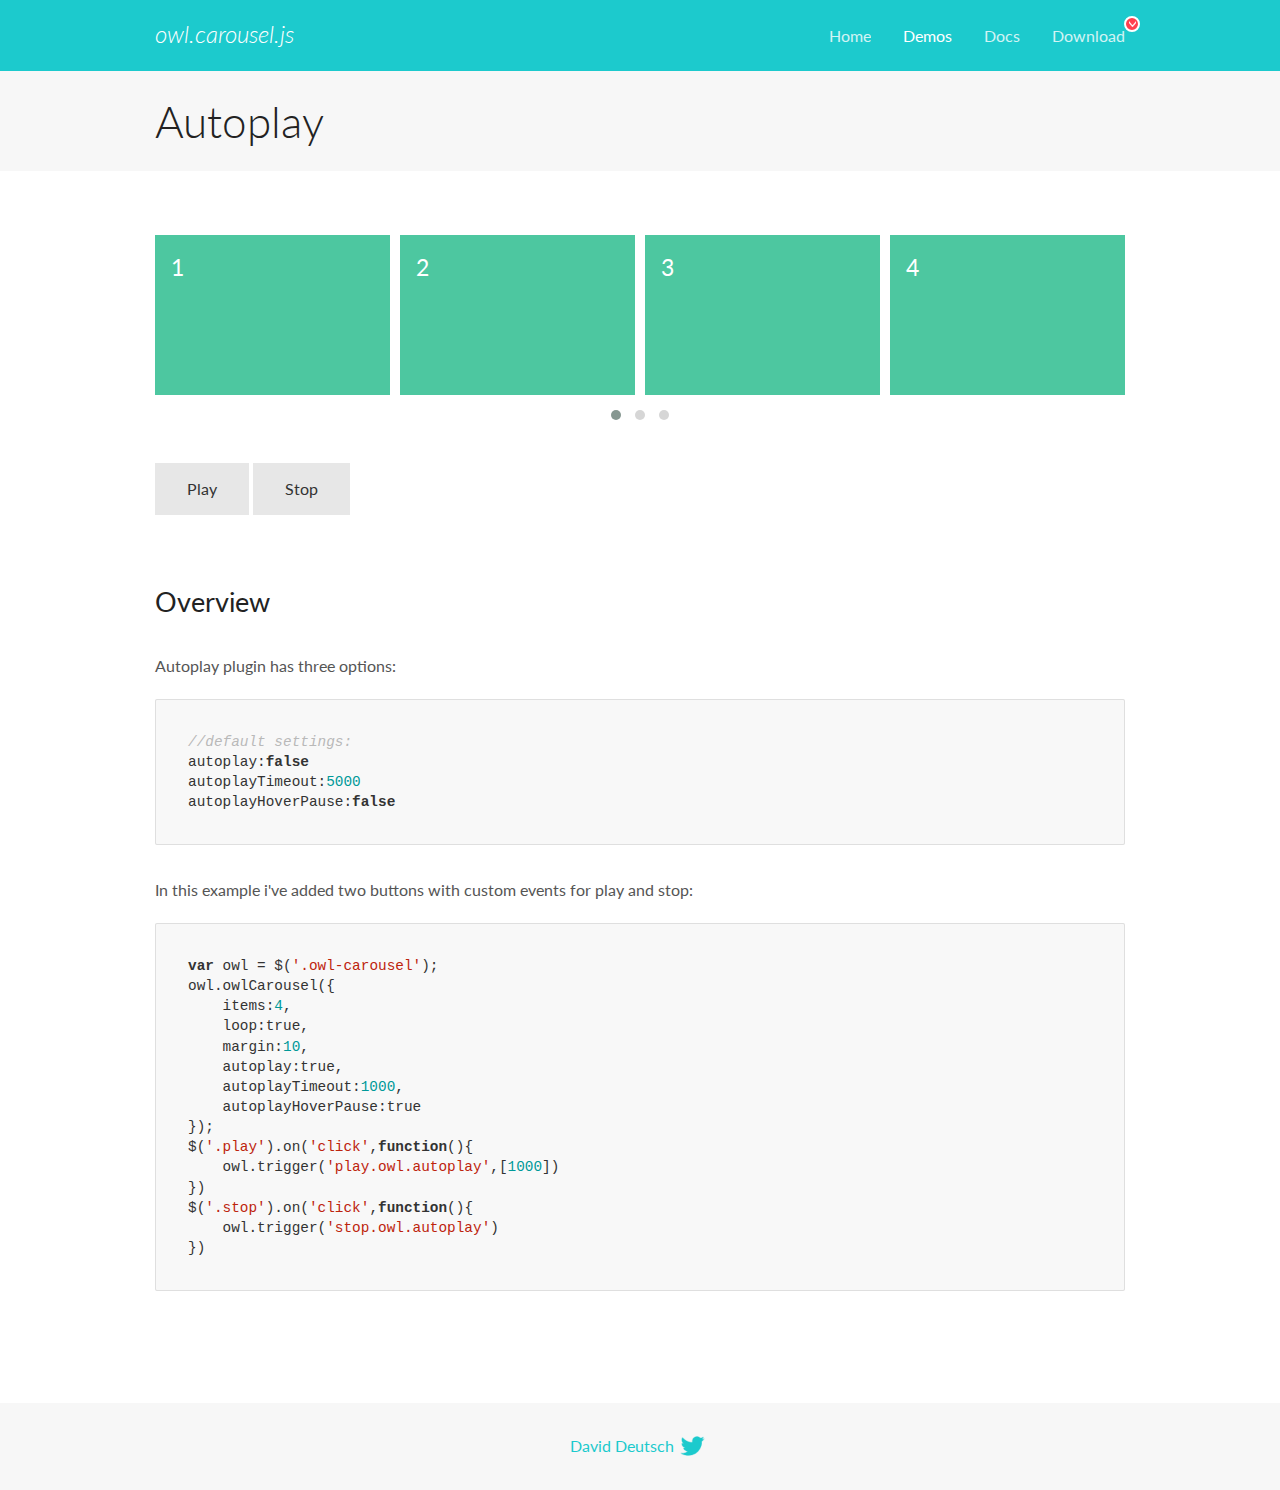
<file: bibliotecas/OwlCarousel2/docs/demos/autoplay.html>
<!DOCTYPE html>
<html lang="en">
  <head>

    <!-- head -->
    <meta charset="utf-8">
    <meta name="msapplication-tap-highlight" content="no" />
    <meta name="viewport" content="width=device-width, initial-scale=1.0" />
    <meta name="description" content="Autoplay usage demo">
    <meta name="author" content="David Deutsch">
    <title>
      Autoplay Demo | Owl Carousel | 2.2.1
    </title>

    <!-- Stylesheets -->
    <link href='https://fonts.googleapis.com/css?family=Lato:300,400,700,400italic,300italic' rel='stylesheet' type='text/css'>
    <link rel="stylesheet" href="../assets/css/docs.theme.min.css">

    <!-- Owl Stylesheets -->
    <link rel="stylesheet" href="../assets/owlcarousel/assets/owl.carousel.min.css">
    <link rel="stylesheet" href="../assets/owlcarousel/assets/owl.theme.default.min.css">

    <!-- HTML5 shim and Respond.js IE8 support of HTML5 elements and media queries -->

    <!--[if lt IE 9]>
      <script src="https://oss.maxcdn.com/libs/html5shiv/3.7.0/html5shiv.js"></script>
      <script src="https://oss.maxcdn.com/libs/respond.js/1.3.0/respond.min.js"></script>
    <![endif]-->

    <!-- Favicons -->
    <link rel="apple-touch-icon-precomposed" sizes="144x144" href="../assets/ico/apple-touch-icon-144-precomposed.png">
    <link rel="shortcut icon" href="../assets/ico/favicon.png">
    <link rel="shortcut icon" href="favicon.ico">

    <!-- Yeah i know js should not be in header. Its required for demos.-->

    <!-- javascript -->
    <script src="../assets/vendors/jquery.min.js"></script>
    <script src="../assets/owlcarousel/owl.carousel.js"></script>
  </head>
  <body>

    <!-- header -->
    <header class="header">
      <div class="row">
        <div class="large-12 columns">
          <div class="brand left">
            <h3>
              <a href="/OwlCarousel2/">owl.carousel.js</a> 
            </h3>
          </div>
          <a id="toggle-nav" class="right">
            <span></span> <span></span> <span></span> 
          </a> 
          <div class="nav-bar">
            <ul class="clearfix">
              <li> <a href="/OwlCarousel2/index.html">Home</a>  </li>
              <li class="active">
                <a href="/OwlCarousel2/demos/demos.html">Demos</a> 
              </li>
              <li> <a href="/OwlCarousel2/docs/started-welcome.html">Docs</a>  </li>
              <li>
                <a href="https://github.com/OwlCarousel2/OwlCarousel2/archive/2.2.1.zip">Download</a> 
                <span class="download"></span> 
              </li>
            </ul>
          </div>
        </div>
      </div>
    </header>

    <!-- title -->
    <section class="title">
      <div class="row">
        <div class="large-12 columns">
          <h1>Autoplay</h1>
        </div>
      </div>
    </section>

    <!--  Demos -->
    <section id="demos">
      <div class="row">
        <div class="large-12 columns">
          <div class="owl-carousel owl-theme">
            <div class="item">
              <h4>1</h4>
            </div>
            <div class="item">
              <h4>2</h4>
            </div>
            <div class="item">
              <h4>3</h4>
            </div>
            <div class="item">
              <h4>4</h4>
            </div>
            <div class="item">
              <h4>5</h4>
            </div>
            <div class="item">
              <h4>6</h4>
            </div>
            <div class="item">
              <h4>7</h4>
            </div>
            <div class="item">
              <h4>8</h4>
            </div>
            <div class="item">
              <h4>9</h4>
            </div>
            <div class="item">
              <h4>10</h4>
            </div>
            <div class="item">
              <h4>11</h4>
            </div>
            <div class="item">
              <h4>12</h4>
            </div>
          </div>
          <a class="button secondary play">Play</a> 
          <a class="button secondary stop">Stop</a> 
          <h3 id="overview">Overview</h3>
          <p>Autoplay plugin has three options:</p>
          <pre><code>//default settings:
autoplay:false
autoplayTimeout:5000
autoplayHoverPause:false</code></pre>
          <p>In this example i&#39;ve added two buttons with custom events for play and stop:</p>
          <pre><code>var owl = $(&#39;.owl-carousel&#39;);
owl.owlCarousel({
    items:4,
    loop:true,
    margin:10,
    autoplay:true,
    autoplayTimeout:1000,
    autoplayHoverPause:true
});
$(&#39;.play&#39;).on(&#39;click&#39;,function(){
    owl.trigger(&#39;play.owl.autoplay&#39;,[1000])
})
$(&#39;.stop&#39;).on(&#39;click&#39;,function(){
    owl.trigger(&#39;stop.owl.autoplay&#39;)
})</code></pre>
          <script>
            $(document).ready(function() {
              var owl = $('.owl-carousel');
              owl.owlCarousel({
                items: 4,
                loop: true,
                margin: 10,
                autoplay: true,
                autoplayTimeout: 1000,
                autoplayHoverPause: true
              });
              $('.play').on('click', function() {
                owl.trigger('play.owl.autoplay', [1000])
              })
              $('.stop').on('click', function() {
                owl.trigger('stop.owl.autoplay')
              })
            })
          </script>
        </div>
      </div>
    </section>

    <!-- footer -->
    <footer class="footer">
      <div class="row">
        <div class="large-12 columns">
          <h5>
            <a href="/OwlCarousel2/docs/support-contact.html">David Deutsch</a> 
            <a id="custom-tweet-button" href="https://twitter.com/share?url=https://github.com/OwlCarousel2/OwlCarousel2&text=Owl Carousel - This is so awesome! " target="_blank"></a> 
          </h5>
        </div>
      </div>
    </footer>

    <!-- vendors -->
    <script src="../assets/vendors/highlight.js"></script>
    <script src="../assets/js/app.js"></script>
  </body>
</html>
</file>
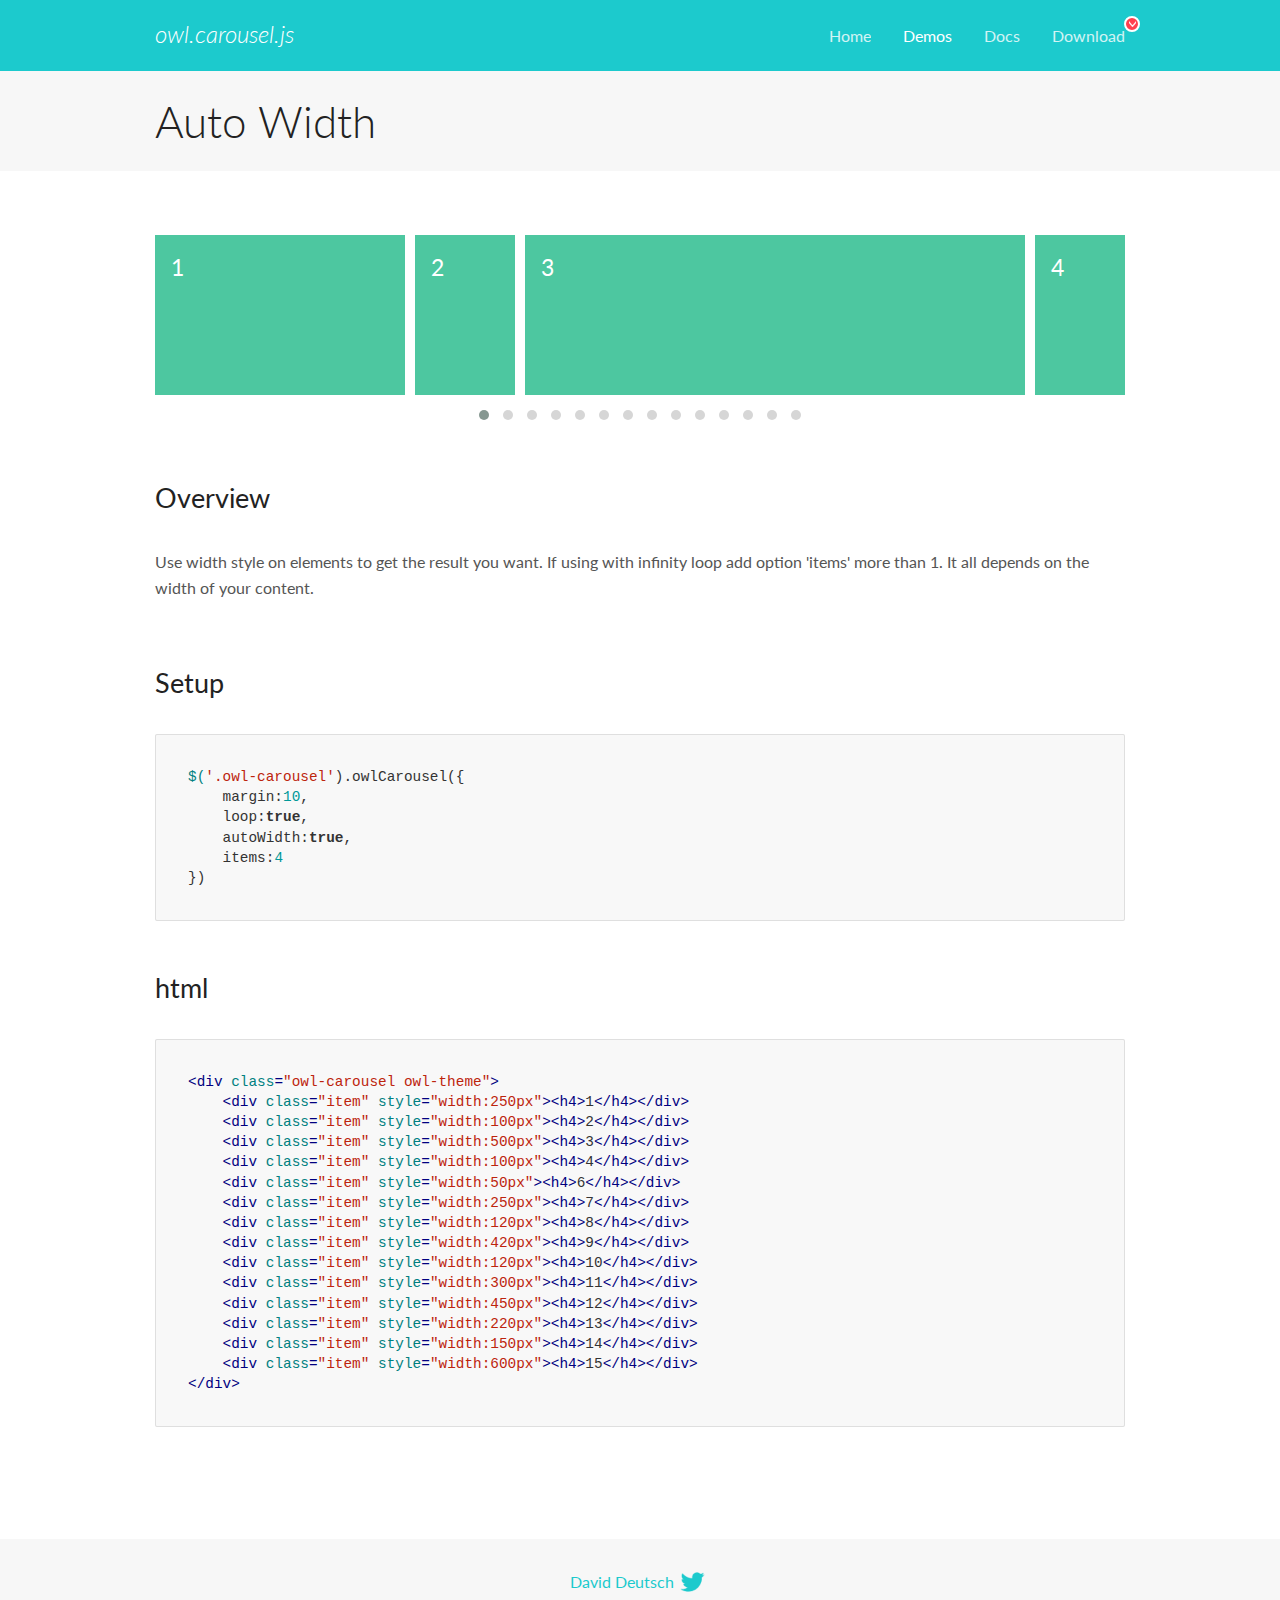
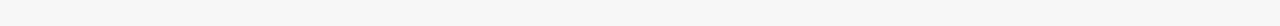
<file: bibliotecas/OwlCarousel2/docs/demos/autowidth.html>
<!DOCTYPE html>
<html lang="en">
  <head>

    <!-- head -->
    <meta charset="utf-8">
    <meta name="msapplication-tap-highlight" content="no" />
    <meta name="viewport" content="width=device-width, initial-scale=1.0" />
    <meta name="description" content="Auto Width">
    <meta name="author" content="David Deutsch">
    <title>
      Auto Width Demo | Owl Carousel | 2.2.1
    </title>

    <!-- Stylesheets -->
    <link href='https://fonts.googleapis.com/css?family=Lato:300,400,700,400italic,300italic' rel='stylesheet' type='text/css'>
    <link rel="stylesheet" href="../assets/css/docs.theme.min.css">

    <!-- Owl Stylesheets -->
    <link rel="stylesheet" href="../assets/owlcarousel/assets/owl.carousel.min.css">
    <link rel="stylesheet" href="../assets/owlcarousel/assets/owl.theme.default.min.css">

    <!-- HTML5 shim and Respond.js IE8 support of HTML5 elements and media queries -->

    <!--[if lt IE 9]>
      <script src="https://oss.maxcdn.com/libs/html5shiv/3.7.0/html5shiv.js"></script>
      <script src="https://oss.maxcdn.com/libs/respond.js/1.3.0/respond.min.js"></script>
    <![endif]-->

    <!-- Favicons -->
    <link rel="apple-touch-icon-precomposed" sizes="144x144" href="../assets/ico/apple-touch-icon-144-precomposed.png">
    <link rel="shortcut icon" href="../assets/ico/favicon.png">
    <link rel="shortcut icon" href="favicon.ico">

    <!-- Yeah i know js should not be in header. Its required for demos.-->

    <!-- javascript -->
    <script src="../assets/vendors/jquery.min.js"></script>
    <script src="../assets/owlcarousel/owl.carousel.js"></script>
  </head>
  <body>

    <!-- header -->
    <header class="header">
      <div class="row">
        <div class="large-12 columns">
          <div class="brand left">
            <h3>
              <a href="/OwlCarousel2/">owl.carousel.js</a> 
            </h3>
          </div>
          <a id="toggle-nav" class="right">
            <span></span> <span></span> <span></span> 
          </a> 
          <div class="nav-bar">
            <ul class="clearfix">
              <li> <a href="/OwlCarousel2/index.html">Home</a>  </li>
              <li class="active">
                <a href="/OwlCarousel2/demos/demos.html">Demos</a> 
              </li>
              <li> <a href="/OwlCarousel2/docs/started-welcome.html">Docs</a>  </li>
              <li>
                <a href="https://github.com/OwlCarousel2/OwlCarousel2/archive/2.2.1.zip">Download</a> 
                <span class="download"></span> 
              </li>
            </ul>
          </div>
        </div>
      </div>
    </header>

    <!-- title -->
    <section class="title">
      <div class="row">
        <div class="large-12 columns">
          <h1>Auto Width</h1>
        </div>
      </div>
    </section>

    <!--  Demos -->
    <section id="demos">
      <div class="row">
        <div class="large-12 columns">
          <div class="owl-carousel owl-theme">
            <div class="item" style="width:250px">
              <h4>1</h4>
            </div>
            <div class="item" style="width:100px">
              <h4>2</h4>
            </div>
            <div class="item" style="width:500px">
              <h4>3</h4>
            </div>
            <div class="item" style="width:100px">
              <h4>4</h4>
            </div>
            <div class="item" style="width:50px">
              <h4>6</h4>
            </div>
            <div class="item" style="width:250px">
              <h4>7</h4>
            </div>
            <div class="item" style="width:120px">
              <h4>8</h4>
            </div>
            <div class="item" style="width:420px">
              <h4>9</h4>
            </div>
            <div class="item" style="width:120px">
              <h4>10</h4>
            </div>
            <div class="item" style="width:300px">
              <h4>11</h4>
            </div>
            <div class="item" style="width:450px">
              <h4>12</h4>
            </div>
            <div class="item" style="width:220px">
              <h4>13</h4>
            </div>
            <div class="item" style="width:150px">
              <h4>14</h4>
            </div>
            <div class="item" style="width:600px">
              <h4>15</h4>
            </div>
          </div>
          <h3 id="overview">Overview</h3>
          <p>Use width style on elements to get the result you want. If using with infinity loop add option &#39;items&#39; more than 1. It all depends on the width of your content.</p>
          <h3 id="setup">Setup</h3>
          <pre><code>$(&#39;.owl-carousel&#39;).owlCarousel({
    margin:10,
    loop:true,
    autoWidth:true,
    items:4
})</code></pre>
          <h3 id="html">html</h3>
          <pre><code>&lt;div class=&quot;owl-carousel owl-theme&quot;&gt;
    &lt;div class=&quot;item&quot; style=&quot;width:250px&quot;&gt;&lt;h4&gt;1&lt;/h4&gt;&lt;/div&gt;
    &lt;div class=&quot;item&quot; style=&quot;width:100px&quot;&gt;&lt;h4&gt;2&lt;/h4&gt;&lt;/div&gt;
    &lt;div class=&quot;item&quot; style=&quot;width:500px&quot;&gt;&lt;h4&gt;3&lt;/h4&gt;&lt;/div&gt;
    &lt;div class=&quot;item&quot; style=&quot;width:100px&quot;&gt;&lt;h4&gt;4&lt;/h4&gt;&lt;/div&gt;
    &lt;div class=&quot;item&quot; style=&quot;width:50px&quot;&gt;&lt;h4&gt;6&lt;/h4&gt;&lt;/div&gt;
    &lt;div class=&quot;item&quot; style=&quot;width:250px&quot;&gt;&lt;h4&gt;7&lt;/h4&gt;&lt;/div&gt;
    &lt;div class=&quot;item&quot; style=&quot;width:120px&quot;&gt;&lt;h4&gt;8&lt;/h4&gt;&lt;/div&gt;
    &lt;div class=&quot;item&quot; style=&quot;width:420px&quot;&gt;&lt;h4&gt;9&lt;/h4&gt;&lt;/div&gt;
    &lt;div class=&quot;item&quot; style=&quot;width:120px&quot;&gt;&lt;h4&gt;10&lt;/h4&gt;&lt;/div&gt;
    &lt;div class=&quot;item&quot; style=&quot;width:300px&quot;&gt;&lt;h4&gt;11&lt;/h4&gt;&lt;/div&gt;
    &lt;div class=&quot;item&quot; style=&quot;width:450px&quot;&gt;&lt;h4&gt;12&lt;/h4&gt;&lt;/div&gt;
    &lt;div class=&quot;item&quot; style=&quot;width:220px&quot;&gt;&lt;h4&gt;13&lt;/h4&gt;&lt;/div&gt;
    &lt;div class=&quot;item&quot; style=&quot;width:150px&quot;&gt;&lt;h4&gt;14&lt;/h4&gt;&lt;/div&gt;
    &lt;div class=&quot;item&quot; style=&quot;width:600px&quot;&gt;&lt;h4&gt;15&lt;/h4&gt;&lt;/div&gt;
&lt;/div&gt;</code></pre>
          <script>
            $(document).ready(function() {
              $('.owl-carousel').owlCarousel({
                margin: 10,
                loop: true,
                autoWidth: true,
                items: 4
              })
            })
          </script>
        </div>
      </div>
    </section>

    <!-- footer -->
    <footer class="footer">
      <div class="row">
        <div class="large-12 columns">
          <h5>
            <a href="/OwlCarousel2/docs/support-contact.html">David Deutsch</a> 
            <a id="custom-tweet-button" href="https://twitter.com/share?url=https://github.com/OwlCarousel2/OwlCarousel2&text=Owl Carousel - This is so awesome! " target="_blank"></a> 
          </h5>
        </div>
      </div>
    </footer>

    <!-- vendors -->
    <script src="../assets/vendors/highlight.js"></script>
    <script src="../assets/js/app.js"></script>
  </body>
</html>
</file>
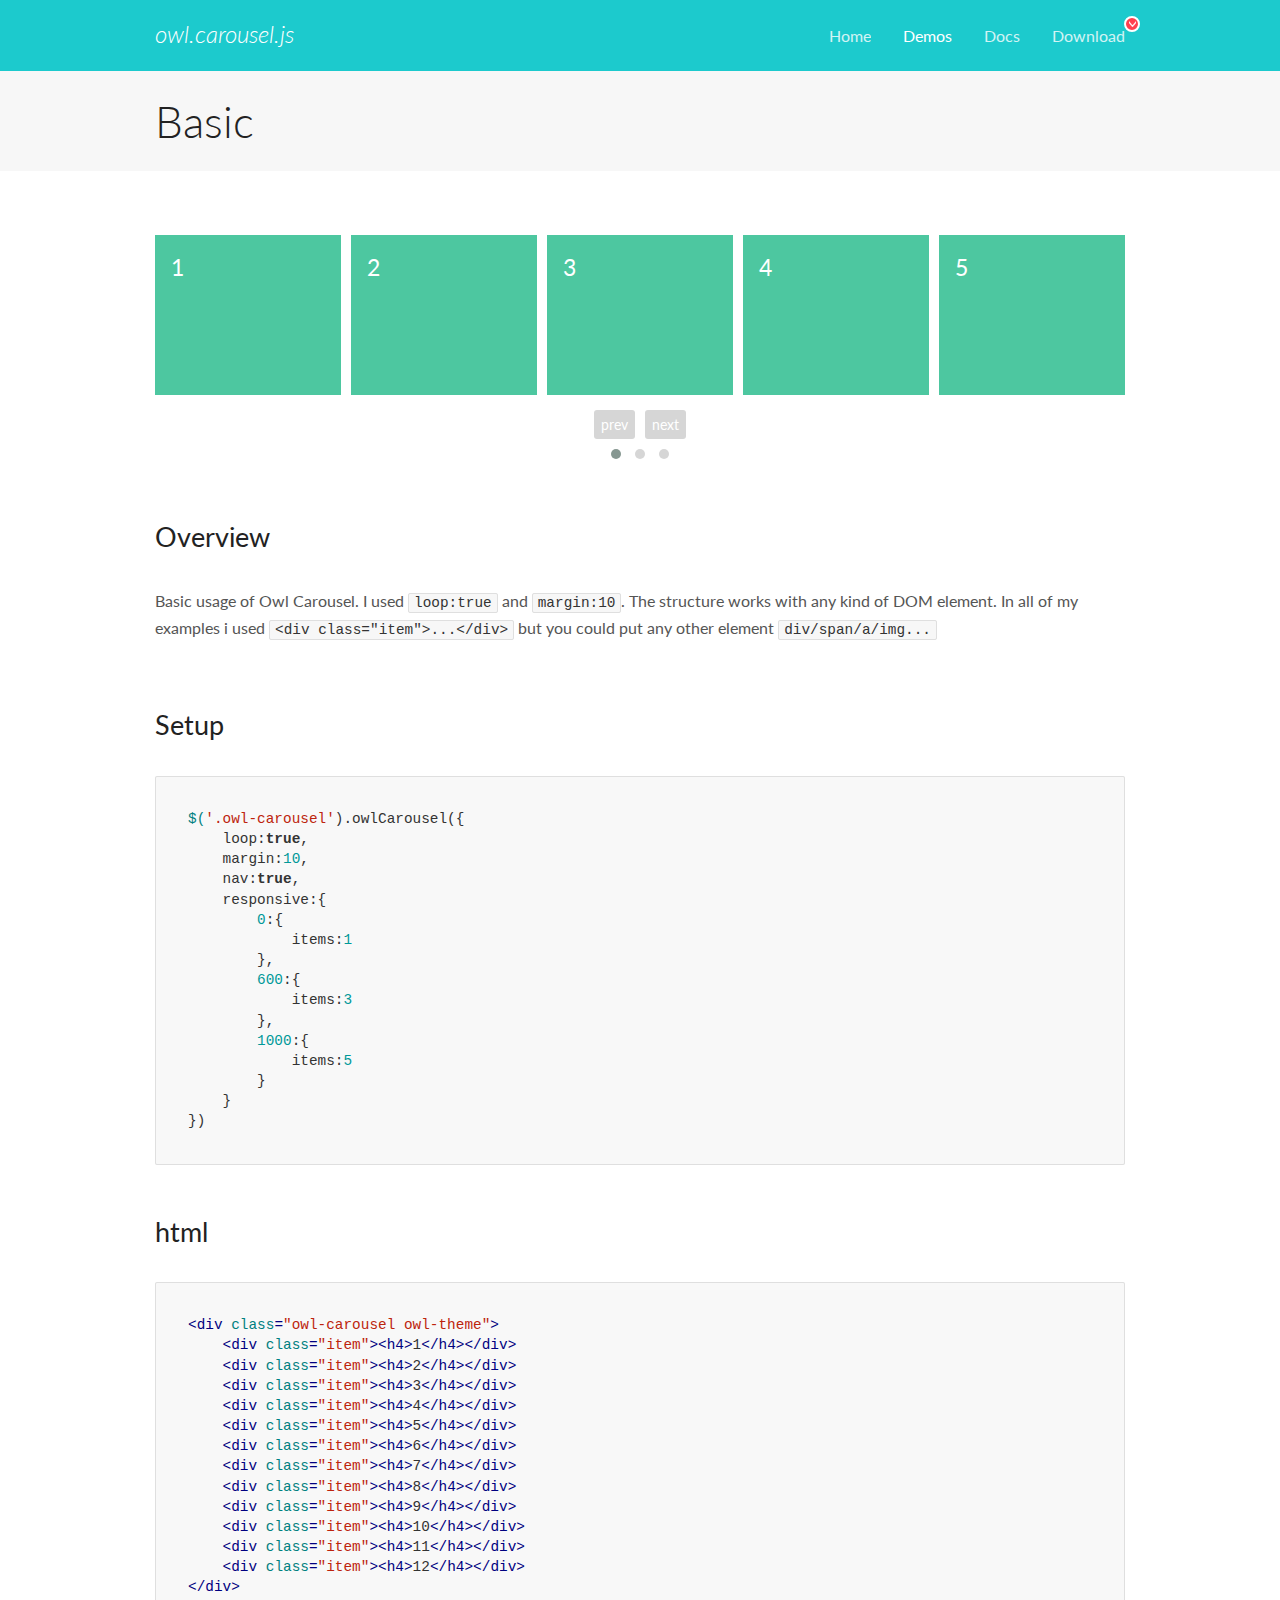
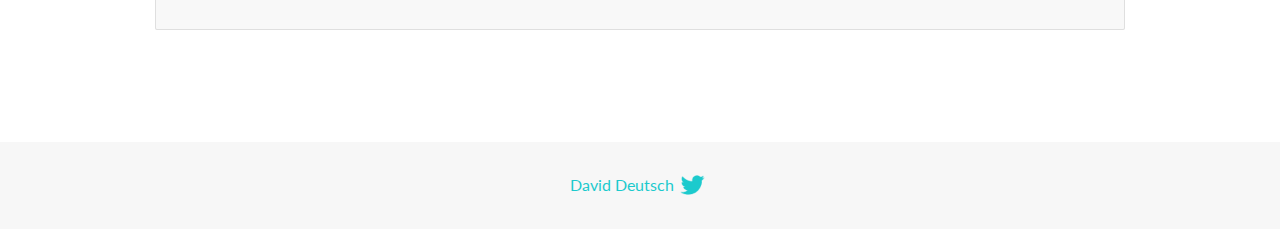
<file: bibliotecas/OwlCarousel2/docs/demos/basic.html>
<!DOCTYPE html>
<html lang="en">
  <head>

    <!-- head -->
    <meta charset="utf-8">
    <meta name="msapplication-tap-highlight" content="no" />
    <meta name="viewport" content="width=device-width, initial-scale=1.0" />
    <meta name="description" content="Basic usage demo">
    <meta name="author" content="David Deutsch">
    <title>
      Basic Demo | Owl Carousel | 2.2.1
    </title>

    <!-- Stylesheets -->
    <link href='https://fonts.googleapis.com/css?family=Lato:300,400,700,400italic,300italic' rel='stylesheet' type='text/css'>
    <link rel="stylesheet" href="../assets/css/docs.theme.min.css">

    <!-- Owl Stylesheets -->
    <link rel="stylesheet" href="../assets/owlcarousel/assets/owl.carousel.min.css">
    <link rel="stylesheet" href="../assets/owlcarousel/assets/owl.theme.default.min.css">

    <!-- HTML5 shim and Respond.js IE8 support of HTML5 elements and media queries -->

    <!--[if lt IE 9]>
      <script src="https://oss.maxcdn.com/libs/html5shiv/3.7.0/html5shiv.js"></script>
      <script src="https://oss.maxcdn.com/libs/respond.js/1.3.0/respond.min.js"></script>
    <![endif]-->

    <!-- Favicons -->
    <link rel="apple-touch-icon-precomposed" sizes="144x144" href="../assets/ico/apple-touch-icon-144-precomposed.png">
    <link rel="shortcut icon" href="../assets/ico/favicon.png">
    <link rel="shortcut icon" href="favicon.ico">

    <!-- Yeah i know js should not be in header. Its required for demos.-->

    <!-- javascript -->
    <script src="../assets/vendors/jquery.min.js"></script>
    <script src="../assets/owlcarousel/owl.carousel.js"></script>
  </head>
  <body>

    <!-- header -->
    <header class="header">
      <div class="row">
        <div class="large-12 columns">
          <div class="brand left">
            <h3>
              <a href="/OwlCarousel2/">owl.carousel.js</a> 
            </h3>
          </div>
          <a id="toggle-nav" class="right">
            <span></span> <span></span> <span></span> 
          </a> 
          <div class="nav-bar">
            <ul class="clearfix">
              <li> <a href="/OwlCarousel2/index.html">Home</a>  </li>
              <li class="active">
                <a href="/OwlCarousel2/demos/demos.html">Demos</a> 
              </li>
              <li> <a href="/OwlCarousel2/docs/started-welcome.html">Docs</a>  </li>
              <li>
                <a href="https://github.com/OwlCarousel2/OwlCarousel2/archive/2.2.1.zip">Download</a> 
                <span class="download"></span> 
              </li>
            </ul>
          </div>
        </div>
      </div>
    </header>

    <!-- title -->
    <section class="title">
      <div class="row">
        <div class="large-12 columns">
          <h1>Basic</h1>
        </div>
      </div>
    </section>

    <!--  Demos -->
    <section id="demos">
      <div class="row">
        <div class="large-12 columns">
          <div class="owl-carousel owl-theme">
            <div class="item">
              <h4>1</h4>
            </div>
            <div class="item">
              <h4>2</h4>
            </div>
            <div class="item">
              <h4>3</h4>
            </div>
            <div class="item">
              <h4>4</h4>
            </div>
            <div class="item">
              <h4>5</h4>
            </div>
            <div class="item">
              <h4>6</h4>
            </div>
            <div class="item">
              <h4>7</h4>
            </div>
            <div class="item">
              <h4>8</h4>
            </div>
            <div class="item">
              <h4>9</h4>
            </div>
            <div class="item">
              <h4>10</h4>
            </div>
            <div class="item">
              <h4>11</h4>
            </div>
            <div class="item">
              <h4>12</h4>
            </div>
          </div>
          <h3 id="overview">Overview</h3>
          <p>Basic usage of Owl Carousel. I used <code>loop:true</code> and <code>margin:10</code>. The structure works with any kind of DOM element. In all of my examples i used <code>&lt;div class=&quot;item&quot;&gt;...&lt;/div&gt;</code> but you could
            put any other element <code>div/span/a/img...</code></p>
          <h3 id="setup">Setup</h3>
          <pre><code>$(&#39;.owl-carousel&#39;).owlCarousel({
    loop:true,
    margin:10,
    nav:true,
    responsive:{
        0:{
            items:1
        },
        600:{
            items:3
        },
        1000:{
            items:5
        }
    }
})</code></pre>
          <h3 id="html">html</h3>
          <pre><code>&lt;div class=&quot;owl-carousel owl-theme&quot;&gt;
    &lt;div class=&quot;item&quot;&gt;&lt;h4&gt;1&lt;/h4&gt;&lt;/div&gt;
    &lt;div class=&quot;item&quot;&gt;&lt;h4&gt;2&lt;/h4&gt;&lt;/div&gt;
    &lt;div class=&quot;item&quot;&gt;&lt;h4&gt;3&lt;/h4&gt;&lt;/div&gt;
    &lt;div class=&quot;item&quot;&gt;&lt;h4&gt;4&lt;/h4&gt;&lt;/div&gt;
    &lt;div class=&quot;item&quot;&gt;&lt;h4&gt;5&lt;/h4&gt;&lt;/div&gt;
    &lt;div class=&quot;item&quot;&gt;&lt;h4&gt;6&lt;/h4&gt;&lt;/div&gt;
    &lt;div class=&quot;item&quot;&gt;&lt;h4&gt;7&lt;/h4&gt;&lt;/div&gt;
    &lt;div class=&quot;item&quot;&gt;&lt;h4&gt;8&lt;/h4&gt;&lt;/div&gt;
    &lt;div class=&quot;item&quot;&gt;&lt;h4&gt;9&lt;/h4&gt;&lt;/div&gt;
    &lt;div class=&quot;item&quot;&gt;&lt;h4&gt;10&lt;/h4&gt;&lt;/div&gt;
    &lt;div class=&quot;item&quot;&gt;&lt;h4&gt;11&lt;/h4&gt;&lt;/div&gt;
    &lt;div class=&quot;item&quot;&gt;&lt;h4&gt;12&lt;/h4&gt;&lt;/div&gt;
&lt;/div&gt;</code></pre>
          <script>
            $(document).ready(function() {
              var owl = $('.owl-carousel');
              owl.owlCarousel({
                margin: 10,
                nav: true,
                loop: true,
                responsive: {
                  0: {
                    items: 1
                  },
                  600: {
                    items: 3
                  },
                  1000: {
                    items: 5
                  }
                }
              })
            })
          </script>
        </div>
      </div>
    </section>

    <!-- footer -->
    <footer class="footer">
      <div class="row">
        <div class="large-12 columns">
          <h5>
            <a href="/OwlCarousel2/docs/support-contact.html">David Deutsch</a> 
            <a id="custom-tweet-button" href="https://twitter.com/share?url=https://github.com/OwlCarousel2/OwlCarousel2&text=Owl Carousel - This is so awesome! " target="_blank"></a> 
          </h5>
        </div>
      </div>
    </footer>

    <!-- vendors -->
    <script src="../assets/vendors/highlight.js"></script>
    <script src="../assets/js/app.js"></script>
  </body>
</html>
</file>
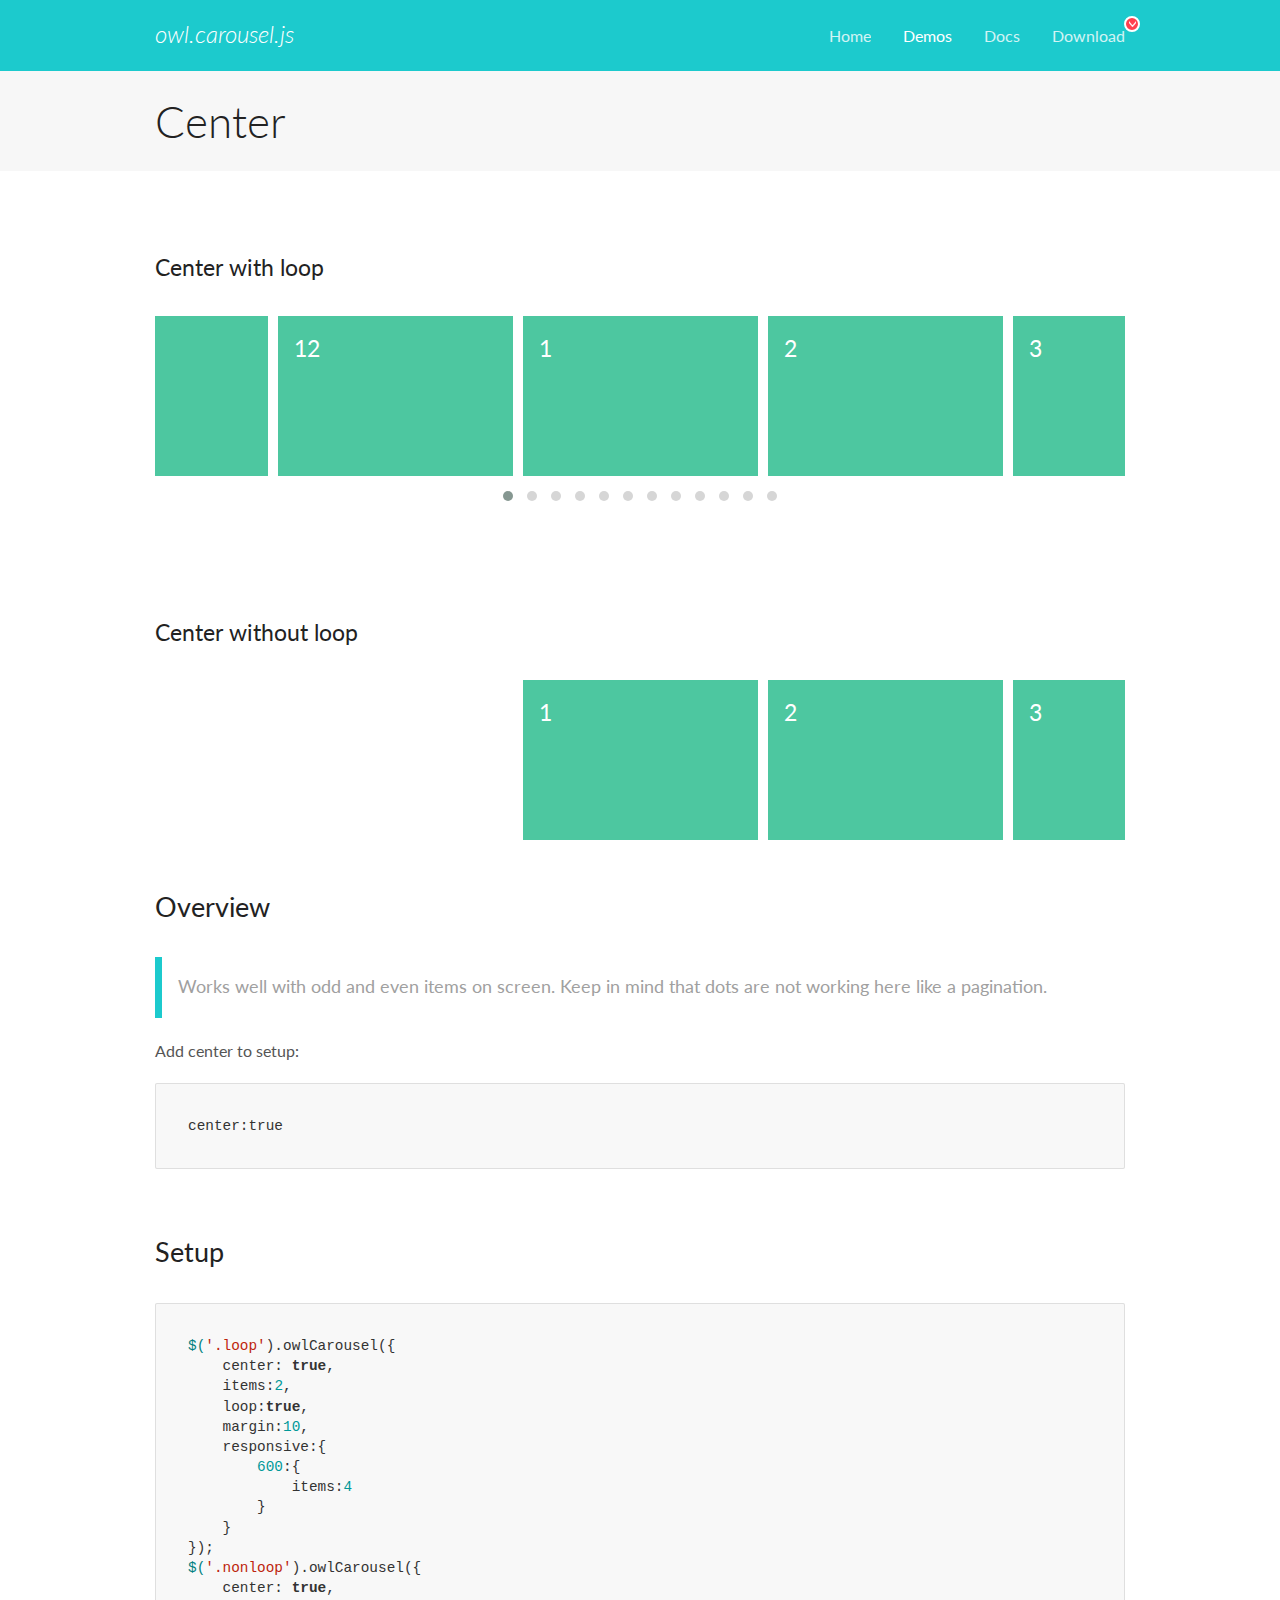
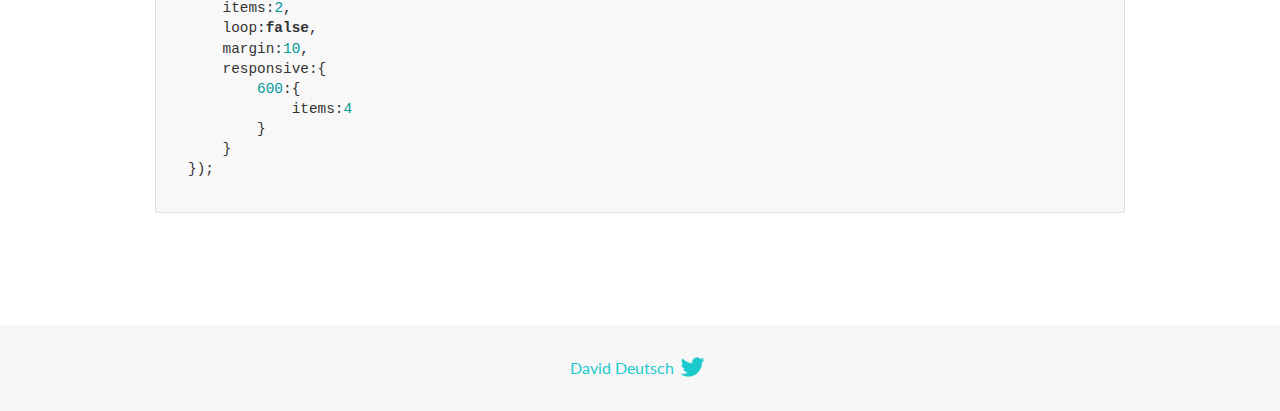
<file: bibliotecas/OwlCarousel2/docs/demos/center.html>
<!DOCTYPE html>
<html lang="en">
  <head>

    <!-- head -->
    <meta charset="utf-8">
    <meta name="msapplication-tap-highlight" content="no" />
    <meta name="viewport" content="width=device-width, initial-scale=1.0" />
    <meta name="description" content="Center carousel">
    <meta name="author" content="David Deutsch">
    <title>
      Center Demo | Owl Carousel | 2.2.1
    </title>

    <!-- Stylesheets -->
    <link href='https://fonts.googleapis.com/css?family=Lato:300,400,700,400italic,300italic' rel='stylesheet' type='text/css'>
    <link rel="stylesheet" href="../assets/css/docs.theme.min.css">

    <!-- Owl Stylesheets -->
    <link rel="stylesheet" href="../assets/owlcarousel/assets/owl.carousel.min.css">
    <link rel="stylesheet" href="../assets/owlcarousel/assets/owl.theme.default.min.css">

    <!-- HTML5 shim and Respond.js IE8 support of HTML5 elements and media queries -->

    <!--[if lt IE 9]>
      <script src="https://oss.maxcdn.com/libs/html5shiv/3.7.0/html5shiv.js"></script>
      <script src="https://oss.maxcdn.com/libs/respond.js/1.3.0/respond.min.js"></script>
    <![endif]-->

    <!-- Favicons -->
    <link rel="apple-touch-icon-precomposed" sizes="144x144" href="../assets/ico/apple-touch-icon-144-precomposed.png">
    <link rel="shortcut icon" href="../assets/ico/favicon.png">
    <link rel="shortcut icon" href="favicon.ico">

    <!-- Yeah i know js should not be in header. Its required for demos.-->

    <!-- javascript -->
    <script src="../assets/vendors/jquery.min.js"></script>
    <script src="../assets/owlcarousel/owl.carousel.js"></script>
  </head>
  <body>

    <!-- header -->
    <header class="header">
      <div class="row">
        <div class="large-12 columns">
          <div class="brand left">
            <h3>
              <a href="/OwlCarousel2/">owl.carousel.js</a> 
            </h3>
          </div>
          <a id="toggle-nav" class="right">
            <span></span> <span></span> <span></span> 
          </a> 
          <div class="nav-bar">
            <ul class="clearfix">
              <li> <a href="/OwlCarousel2/index.html">Home</a>  </li>
              <li class="active">
                <a href="/OwlCarousel2/demos/demos.html">Demos</a> 
              </li>
              <li> <a href="/OwlCarousel2/docs/started-welcome.html">Docs</a>  </li>
              <li>
                <a href="https://github.com/OwlCarousel2/OwlCarousel2/archive/2.2.1.zip">Download</a> 
                <span class="download"></span> 
              </li>
            </ul>
          </div>
        </div>
      </div>
    </header>

    <!-- title -->
    <section class="title">
      <div class="row">
        <div class="large-12 columns">
          <h1>Center</h1>
        </div>
      </div>
    </section>

    <!--  Demos -->
    <section id="demos">
      <div class="row">
        <div class="large-12 columns">
          <h4 id="center-with-loop">Center with loop</h4>
          <div class="loop owl-carousel owl-theme">
            <div class="item">
              <h4>1</h4>
            </div>
            <div class="item">
              <h4>2</h4>
            </div>
            <div class="item">
              <h4>3</h4>
            </div>
            <div class="item">
              <h4>4</h4>
            </div>
            <div class="item">
              <h4>5</h4>
            </div>
            <div class="item">
              <h4>6</h4>
            </div>
            <div class="item">
              <h4>7</h4>
            </div>
            <div class="item">
              <h4>8</h4>
            </div>
            <div class="item">
              <h4>9</h4>
            </div>
            <div class="item">
              <h4>10</h4>
            </div>
            <div class="item">
              <h4>11</h4>
            </div>
            <div class="item">
              <h4>12</h4>
            </div>
          </div>
          <br>
          <h4 id="center-without-loop">Center without loop</h4>
          <div class="nonloop owl-carousel">
            <div class="item">
              <h4>1</h4>
            </div>
            <div class="item">
              <h4>2</h4>
            </div>
            <div class="item">
              <h4>3</h4>
            </div>
            <div class="item">
              <h4>4</h4>
            </div>
            <div class="item">
              <h4>5</h4>
            </div>
            <div class="item">
              <h4>6</h4>
            </div>
            <div class="item">
              <h4>7</h4>
            </div>
            <div class="item">
              <h4>8</h4>
            </div>
            <div class="item">
              <h4>9</h4>
            </div>
            <div class="item">
              <h4>10</h4>
            </div>
            <div class="item">
              <h4>11</h4>
            </div>
            <div class="item">
              <h4>12</h4>
            </div>
          </div>
          <h3 id="overview">Overview</h3>
          <blockquote>
            <p>Works well with odd and even items on screen. Keep in mind that dots are not working here like a pagination.</p>
          </blockquote>
          <p>Add center to setup:</p>
          <pre><code>center:true</code></pre>
          <h3 id="setup">Setup</h3>
          <pre><code>$(&#39;.loop&#39;).owlCarousel({
    center: true,
    items:2,
    loop:true,
    margin:10,
    responsive:{
        600:{
            items:4
        }
    }
});
$(&#39;.nonloop&#39;).owlCarousel({
    center: true,
    items:2,
    loop:false,
    margin:10,
    responsive:{
        600:{
            items:4
        }
    }
});</code></pre>
          <script>
            jQuery(document).ready(function($) {
              $('.loop').owlCarousel({
                center: true,
                items: 2,
                loop: true,
                margin: 10,
                responsive: {
                  600: {
                    items: 4
                  }
                }
              });
              $('.nonloop').owlCarousel({
                center: true,
                items: 2,
                loop: false,
                margin: 10,
                responsive: {
                  600: {
                    items: 4
                  }
                }
              });
            });
          </script>
        </div>
      </div>
    </section>

    <!-- footer -->
    <footer class="footer">
      <div class="row">
        <div class="large-12 columns">
          <h5>
            <a href="/OwlCarousel2/docs/support-contact.html">David Deutsch</a> 
            <a id="custom-tweet-button" href="https://twitter.com/share?url=https://github.com/OwlCarousel2/OwlCarousel2&text=Owl Carousel - This is so awesome! " target="_blank"></a> 
          </h5>
        </div>
      </div>
    </footer>

    <!-- vendors -->
    <script src="../assets/vendors/highlight.js"></script>
    <script src="../assets/js/app.js"></script>
  </body>
</html>
</file>
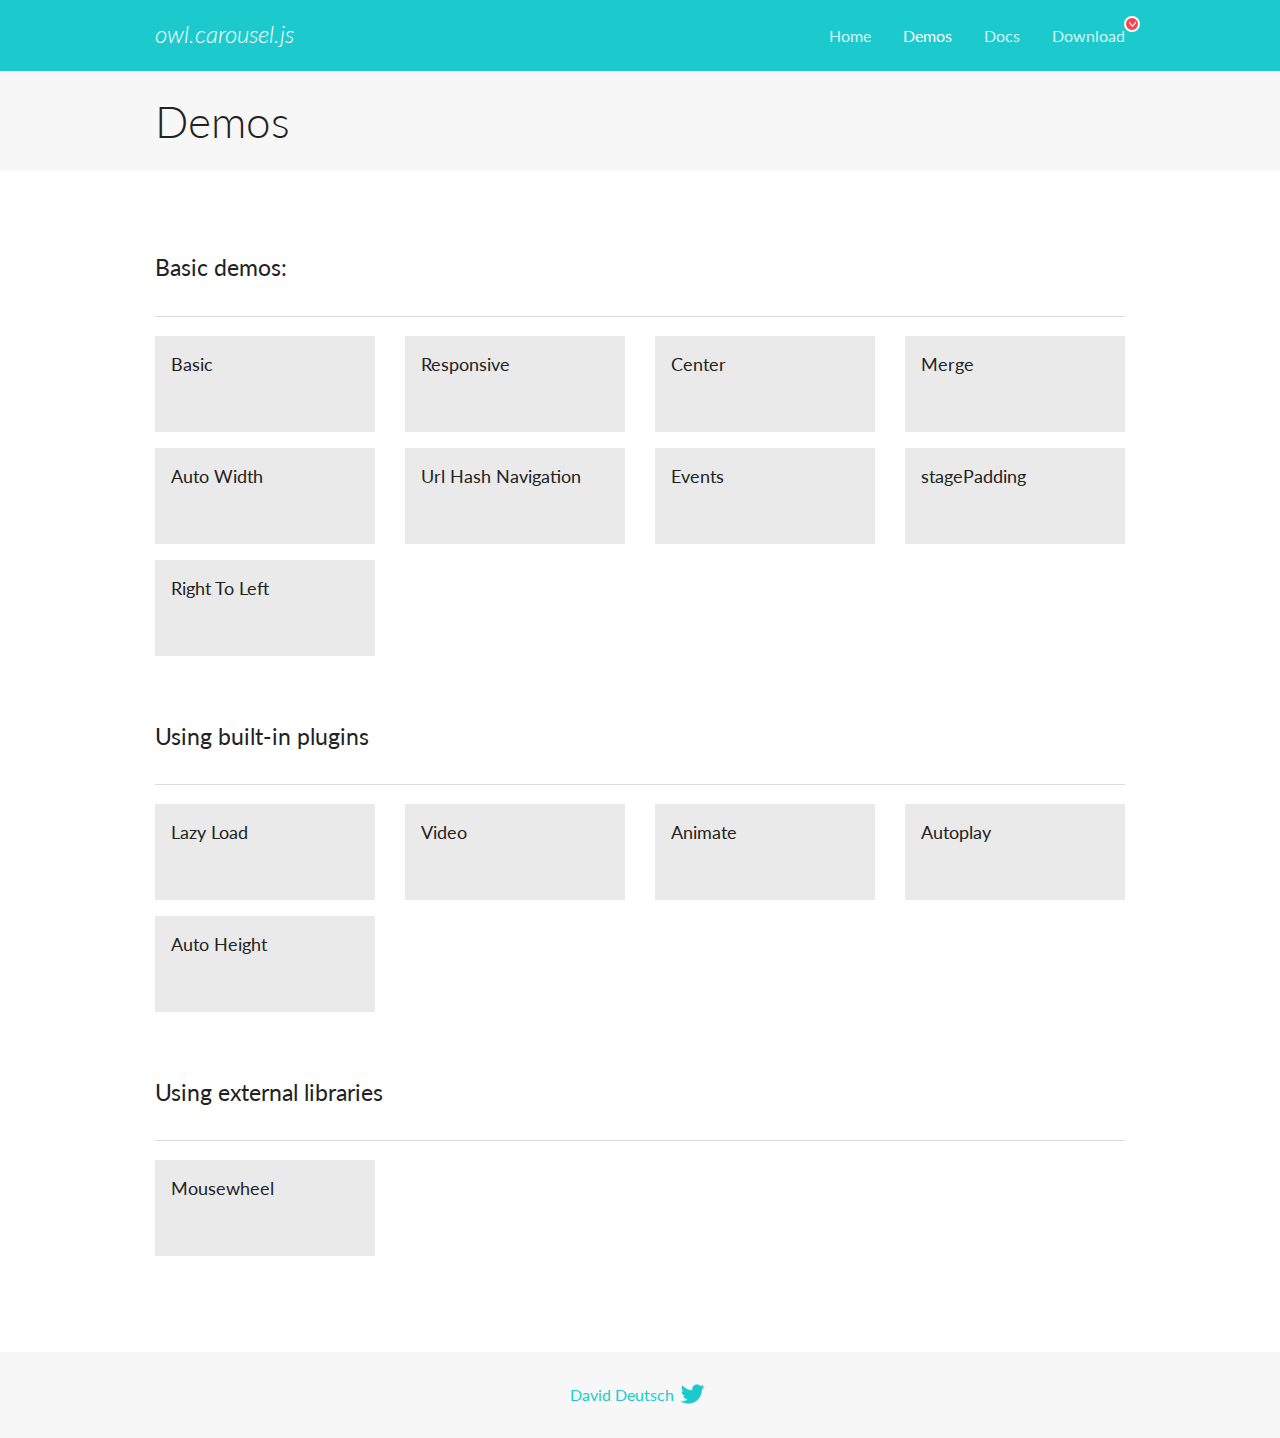
<file: bibliotecas/OwlCarousel2/docs/demos/demos.html>
<!DOCTYPE html>
<html lang="en">
  <head>

    <!-- head -->
    <meta charset="utf-8">
    <meta name="msapplication-tap-highlight" content="no" />
    <meta name="viewport" content="width=device-width, initial-scale=1.0" />
    <meta name="description" content="A list of Owl Carousel examples.">
    <meta name="author" content="David Deutsch">
    <title>
      Demos | Owl Carousel | 2.2.1
    </title>

    <!-- Stylesheets -->
    <link href='https://fonts.googleapis.com/css?family=Lato:300,400,700,400italic,300italic' rel='stylesheet' type='text/css'>
    <link rel="stylesheet" href="../assets/css/docs.theme.min.css">

    <!-- Owl Stylesheets -->
    <link rel="stylesheet" href="../assets/owlcarousel/assets/owl.carousel.min.css">
    <link rel="stylesheet" href="../assets/owlcarousel/assets/owl.theme.default.min.css">

    <!-- HTML5 shim and Respond.js IE8 support of HTML5 elements and media queries -->

    <!--[if lt IE 9]>
      <script src="https://oss.maxcdn.com/libs/html5shiv/3.7.0/html5shiv.js"></script>
      <script src="https://oss.maxcdn.com/libs/respond.js/1.3.0/respond.min.js"></script>
    <![endif]-->

    <!-- Favicons -->
    <link rel="apple-touch-icon-precomposed" sizes="144x144" href="../assets/ico/apple-touch-icon-144-precomposed.png">
    <link rel="shortcut icon" href="../assets/ico/favicon.png">
    <link rel="shortcut icon" href="favicon.ico">

    <!-- Yeah i know js should not be in header. Its required for demos.-->

    <!-- javascript -->
    <script src="../assets/vendors/jquery.min.js"></script>
    <script src="../assets/owlcarousel/owl.carousel.js"></script>
  </head>
  <body>

    <!-- header -->
    <header class="header">
      <div class="row">
        <div class="large-12 columns">
          <div class="brand left">
            <h3>
              <a href="/OwlCarousel2/">owl.carousel.js</a> 
            </h3>
          </div>
          <a id="toggle-nav" class="right">
            <span></span> <span></span> <span></span> 
          </a> 
          <div class="nav-bar">
            <ul class="clearfix">
              <li> <a href="/OwlCarousel2/index.html">Home</a>  </li>
              <li class="active">
                <a href="/OwlCarousel2/demos/demos.html">Demos</a> 
              </li>
              <li> <a href="/OwlCarousel2/docs/started-welcome.html">Docs</a>  </li>
              <li>
                <a href="https://github.com/OwlCarousel2/OwlCarousel2/archive/2.2.1.zip">Download</a> 
                <span class="download"></span> 
              </li>
            </ul>
          </div>
        </div>
      </div>
    </header>

    <!-- title -->
    <section class="title">
      <div class="row">
        <div class="large-12 columns">
          <h1>Demos</h1>
        </div>
      </div>
    </section>

    <!--  Demos -->
    <section id="demos">
      <div class="row">
        <div class="large-12 columns">
          <h4 id="basic-demos-">Basic demos:</h4>
          <hr>
          <div class="demo-list">
            <div class="row">
              <div class="small-6 medium-4 large-3 columns">
                <a href="basic.html" class="demo-block">
                  <h5>Basic </h5>
                </a> 
              </div>
              <div class="small-6 medium-4 large-3 columns">
                <a href="responsive.html" class="demo-block">
                  <h5>Responsive </h5>
                </a> 
              </div>
              <div class="small-6 medium-4 large-3 columns">
                <a href="center.html" class="demo-block">
                  <h5>Center </h5>
                </a> 
              </div>
              <div class="small-6 medium-4 large-3 columns">
                <a href="merge.html" class="demo-block">
                  <h5>Merge </h5>
                </a> 
              </div>
              <div class="small-6 medium-4 large-3 columns">
                <a href="autowidth.html" class="demo-block">
                  <h5>Auto Width </h5>
                </a> 
              </div>
              <div class="small-6 medium-4 large-3 columns">
                <a href="urlhashnav.html" class="demo-block">
                  <h5>Url Hash Navigation </h5>
                </a> 
              </div>
              <div class="small-6 medium-4 large-3 columns">
                <a href="events.html" class="demo-block">
                  <h5>Events </h5>
                </a> 
              </div>
              <div class="small-6 medium-4 large-3 columns">
                <a href="stagepadding.html" class="demo-block">
                  <h5>stagePadding </h5>
                </a> 
              </div>
              <div class="small-6 medium-4 large-3 columns">
                <a href="rtl.html" class="demo-block">
                  <h5>Right To Left </h5>
                </a> 
              </div>
            </div>
          </div>
          <h4 id="using-built-in-plugins">Using built-in plugins</h4>
          <hr>
          <div class="demo-list">
            <div class="row">
              <div class="small-6 medium-4 large-3 columns">
                <a href="lazyLoad.html" class="demo-block">
                  <h5>Lazy Load </h5>
                </a> 
              </div>
              <div class="small-6 medium-4 large-3 columns">
                <a href="video.html" class="demo-block">
                  <h5>Video </h5>
                </a> 
              </div>
              <div class="small-6 medium-4 large-3 columns">
                <a href="animate.html" class="demo-block">
                  <h5>Animate </h5>
                </a> 
              </div>
              <div class="small-6 medium-4 large-3 columns">
                <a href="autoplay.html" class="demo-block">
                  <h5>Autoplay </h5>
                </a> 
              </div>
              <div class="small-6 medium-4 large-3 columns">
                <a href="autoheight.html" class="demo-block">
                  <h5>Auto Height </h5>
                </a> 
              </div>
            </div>
          </div>
          <h4 id="using-external-libraries">Using external libraries</h4>
          <hr>
          <div class="demo-list">
            <div class="row">
              <div class="small-6 medium-4 large-3 columns">
                <a href="mousewheel.html" class="demo-block">
                  <h5>Mousewheel </h5>
                </a> 
              </div>
            </div>
          </div>
        </div>
      </div>
    </section>

    <!-- footer -->
    <footer class="footer">
      <div class="row">
        <div class="large-12 columns">
          <h5>
            <a href="/OwlCarousel2/docs/support-contact.html">David Deutsch</a> 
            <a id="custom-tweet-button" href="https://twitter.com/share?url=https://github.com/OwlCarousel2/OwlCarousel2&text=Owl Carousel - This is so awesome! " target="_blank"></a> 
          </h5>
        </div>
      </div>
    </footer>

    <!-- vendors -->
    <script src="../assets/vendors/highlight.js"></script>
    <script src="../assets/js/app.js"></script>
  </body>
</html>
</file>
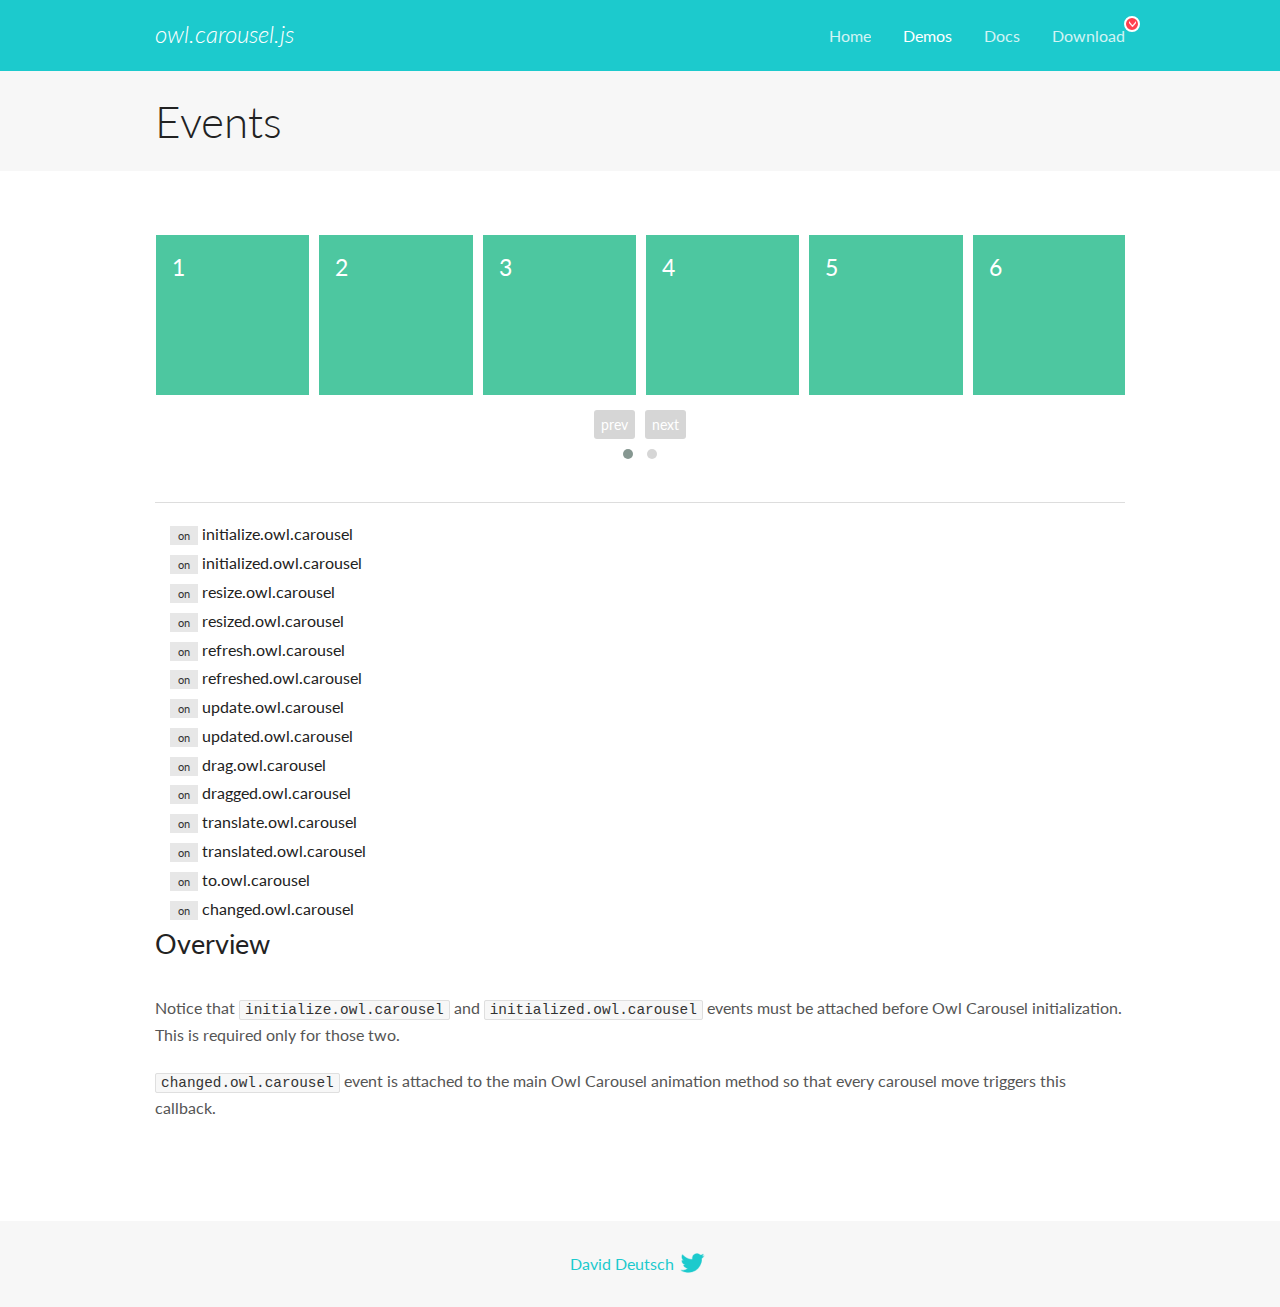
<file: bibliotecas/OwlCarousel2/docs/demos/events.html>
<!DOCTYPE html>
<html lang="en">
  <head>

    <!-- head -->
    <meta charset="utf-8">
    <meta name="msapplication-tap-highlight" content="no" />
    <meta name="viewport" content="width=device-width, initial-scale=1.0" />
    <meta name="description" content="Events usage demo">
    <meta name="author" content="David Deutsch">
    <title>
      Events Demo | Owl Carousel | 2.2.1
    </title>

    <!-- Stylesheets -->
    <link href='https://fonts.googleapis.com/css?family=Lato:300,400,700,400italic,300italic' rel='stylesheet' type='text/css'>
    <link rel="stylesheet" href="../assets/css/docs.theme.min.css">

    <!-- Owl Stylesheets -->
    <link rel="stylesheet" href="../assets/owlcarousel/assets/owl.carousel.min.css">
    <link rel="stylesheet" href="../assets/owlcarousel/assets/owl.theme.default.min.css">

    <!-- HTML5 shim and Respond.js IE8 support of HTML5 elements and media queries -->

    <!--[if lt IE 9]>
      <script src="https://oss.maxcdn.com/libs/html5shiv/3.7.0/html5shiv.js"></script>
      <script src="https://oss.maxcdn.com/libs/respond.js/1.3.0/respond.min.js"></script>
    <![endif]-->

    <!-- Favicons -->
    <link rel="apple-touch-icon-precomposed" sizes="144x144" href="../assets/ico/apple-touch-icon-144-precomposed.png">
    <link rel="shortcut icon" href="../assets/ico/favicon.png">
    <link rel="shortcut icon" href="favicon.ico">

    <!-- Yeah i know js should not be in header. Its required for demos.-->

    <!-- javascript -->
    <script src="../assets/vendors/jquery.min.js"></script>
    <script src="../assets/owlcarousel/owl.carousel.js"></script>
  </head>
  <body>

    <!-- header -->
    <header class="header">
      <div class="row">
        <div class="large-12 columns">
          <div class="brand left">
            <h3>
              <a href="/OwlCarousel2/">owl.carousel.js</a> 
            </h3>
          </div>
          <a id="toggle-nav" class="right">
            <span></span> <span></span> <span></span> 
          </a> 
          <div class="nav-bar">
            <ul class="clearfix">
              <li> <a href="/OwlCarousel2/index.html">Home</a>  </li>
              <li class="active">
                <a href="/OwlCarousel2/demos/demos.html">Demos</a> 
              </li>
              <li> <a href="/OwlCarousel2/docs/started-welcome.html">Docs</a>  </li>
              <li>
                <a href="https://github.com/OwlCarousel2/OwlCarousel2/archive/2.2.1.zip">Download</a> 
                <span class="download"></span> 
              </li>
            </ul>
          </div>
        </div>
      </div>
    </header>

    <!-- title -->
    <section class="title">
      <div class="row">
        <div class="large-12 columns">
          <h1>Events</h1>
        </div>
      </div>
    </section>

    <!--  Demos -->
    <section id="demos">
      <div class="row">
        <div class="large-12 columns">
          <div class="owl-carousel owl-theme">
            <div class="item">
              <h4>1</h4>
            </div>
            <div class="item">
              <h4>2</h4>
            </div>
            <div class="item">
              <h4>3</h4>
            </div>
            <div class="item">
              <h4>4</h4>
            </div>
            <div class="item">
              <h4>5</h4>
            </div>
            <div class="item">
              <h4>6</h4>
            </div>
            <div class="item">
              <h4>7</h4>
            </div>
            <div class="item">
              <h4>8</h4>
            </div>
            <div class="item">
              <h4>9</h4>
            </div>
            <div class="item">
              <h4>10</h4>
            </div>
            <div class="item">
              <h4>11</h4>
            </div>
            <div class="item">
              <h4>12</h4>
            </div>
          </div>
          <hr>
          <div class="large-12 columns callbacks">
            <div><span class="label secondary initialize">on</span>  initialize.owl.carousel </div>
            <div><span class="label secondary initialized">on</span>  initialized.owl.carousel </div>
            <div><span class="label secondary resize">on</span>  resize.owl.carousel </div>
            <div><span class="label secondary resized">on</span>  resized.owl.carousel </div>
            <div><span class="label secondary refresh">on</span>  refresh.owl.carousel </div>
            <div><span class="label secondary refreshed">on</span>  refreshed.owl.carousel </div>
            <div><span class="label secondary update">on</span>  update.owl.carousel </div>
            <div><span class="label secondary updated">on</span>  updated.owl.carousel </div>
            <div><span class="label secondary drag">on</span>  drag.owl.carousel </div>
            <div><span class="label secondary dragged">on</span>  dragged.owl.carousel </div>
            <div><span class="label secondary translate">on</span>  translate.owl.carousel </div>
            <div><span class="label secondary translated">on</span>  translated.owl.carousel </div>
            <div><span class="label secondary to">on</span>  to.owl.carousel </div>
            <div><span class="label secondary changed">on</span>  changed.owl.carousel </div>
          </div>
          <h3 id="overview">Overview</h3>
          <p>Notice that <code>initialize.owl.carousel</code> and <code>initialized.owl.carousel</code> events must be attached before Owl Carousel initialization. This is required only for those two.</p>
          <p><code>changed.owl.carousel</code> event is attached to the main Owl Carousel animation method so that every carousel move triggers this callback.</p>
          <script>
            jQuery(document).ready(function($) {
              var owl = $('.owl-carousel');
              owl.on('initialize.owl.carousel initialized.owl.carousel ' +
                'initialize.owl.carousel initialize.owl.carousel ' +
                'resize.owl.carousel resized.owl.carousel ' +
                'refresh.owl.carousel refreshed.owl.carousel ' +
                'update.owl.carousel updated.owl.carousel ' +
                'drag.owl.carousel dragged.owl.carousel ' +
                'translate.owl.carousel translated.owl.carousel ' +
                'to.owl.carousel changed.owl.carousel',
                function(e) {
                  $('.' + e.type)
                    .removeClass('secondary')
                    .addClass('success');
                  window.setTimeout(function() {
                    $('.' + e.type)
                      .removeClass('success')
                      .addClass('secondary');
                  }, 500);
                });
              owl.owlCarousel({
                loop: true,
                nav: true,
                lazyLoad: true,
                margin: 10,
                video: true,
                responsive: {
                  0: {
                    items: 1
                  },
                  600: {
                    items: 3
                  },
                  960: {
                    items: 5,
                  },
                  1200: {
                    items: 6
                  }
                }
              });
            });
          </script>
        </div>
      </div>
    </section>

    <!-- footer -->
    <footer class="footer">
      <div class="row">
        <div class="large-12 columns">
          <h5>
            <a href="/OwlCarousel2/docs/support-contact.html">David Deutsch</a> 
            <a id="custom-tweet-button" href="https://twitter.com/share?url=https://github.com/OwlCarousel2/OwlCarousel2&text=Owl Carousel - This is so awesome! " target="_blank"></a> 
          </h5>
        </div>
      </div>
    </footer>

    <!-- vendors -->
    <script src="../assets/vendors/highlight.js"></script>
    <script src="../assets/js/app.js"></script>
  </body>
</html>
</file>
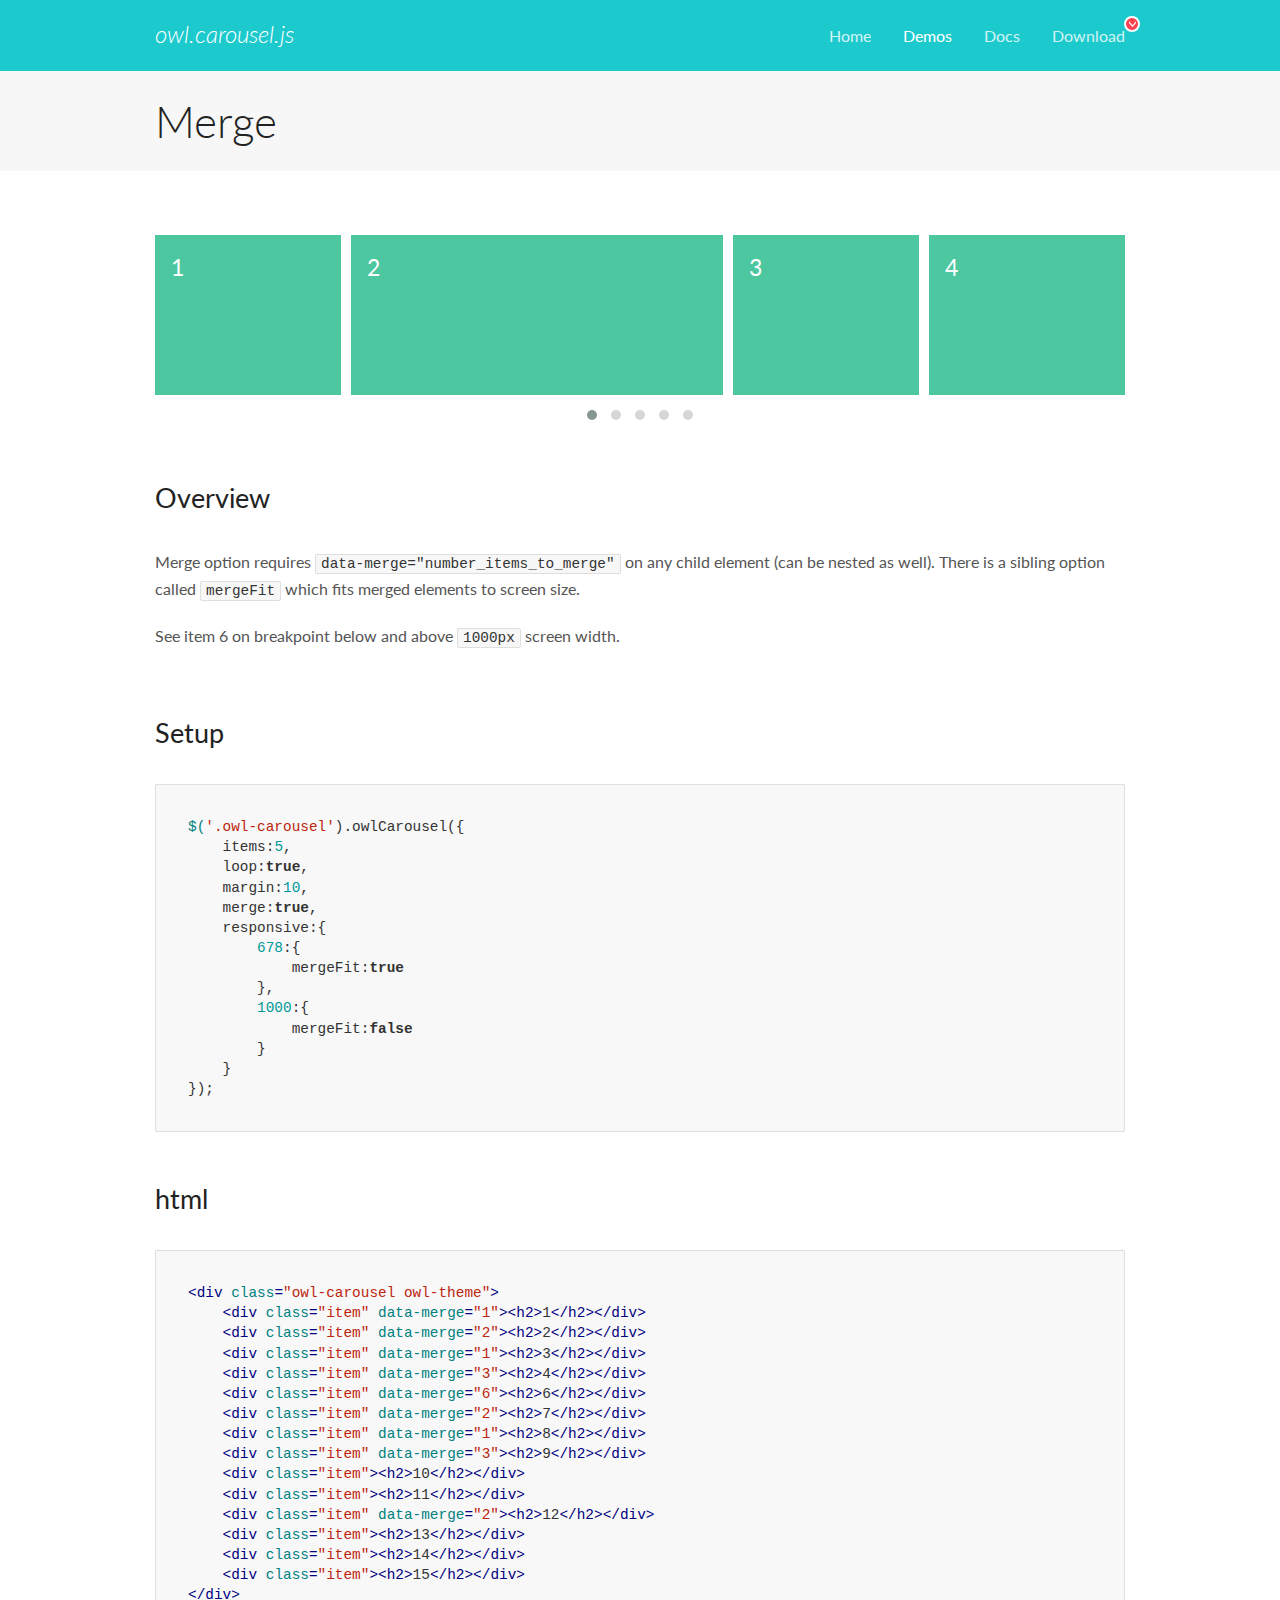
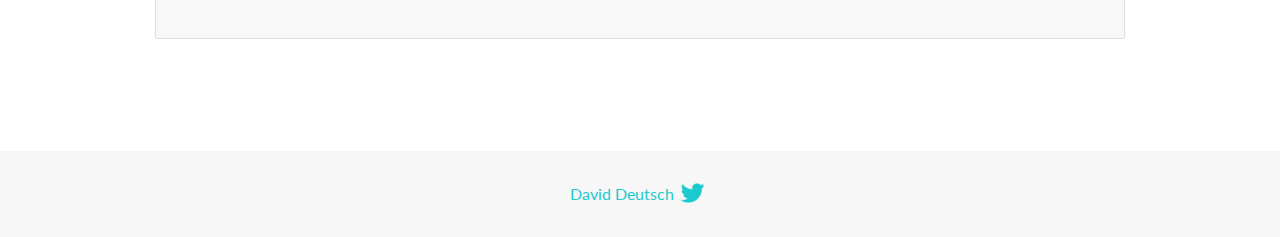
<file: bibliotecas/OwlCarousel2/docs/demos/merge.html>
<!DOCTYPE html>
<html lang="en">
  <head>

    <!-- head -->
    <meta charset="utf-8">
    <meta name="msapplication-tap-highlight" content="no" />
    <meta name="viewport" content="width=device-width, initial-scale=1.0" />
    <meta name="description" content="Merge Items">
    <meta name="author" content="David Deutsch">
    <title>
      Merge Demo | Owl Carousel | 2.2.1
    </title>

    <!-- Stylesheets -->
    <link href='https://fonts.googleapis.com/css?family=Lato:300,400,700,400italic,300italic' rel='stylesheet' type='text/css'>
    <link rel="stylesheet" href="../assets/css/docs.theme.min.css">

    <!-- Owl Stylesheets -->
    <link rel="stylesheet" href="../assets/owlcarousel/assets/owl.carousel.min.css">
    <link rel="stylesheet" href="../assets/owlcarousel/assets/owl.theme.default.min.css">

    <!-- HTML5 shim and Respond.js IE8 support of HTML5 elements and media queries -->

    <!--[if lt IE 9]>
      <script src="https://oss.maxcdn.com/libs/html5shiv/3.7.0/html5shiv.js"></script>
      <script src="https://oss.maxcdn.com/libs/respond.js/1.3.0/respond.min.js"></script>
    <![endif]-->

    <!-- Favicons -->
    <link rel="apple-touch-icon-precomposed" sizes="144x144" href="../assets/ico/apple-touch-icon-144-precomposed.png">
    <link rel="shortcut icon" href="../assets/ico/favicon.png">
    <link rel="shortcut icon" href="favicon.ico">

    <!-- Yeah i know js should not be in header. Its required for demos.-->

    <!-- javascript -->
    <script src="../assets/vendors/jquery.min.js"></script>
    <script src="../assets/owlcarousel/owl.carousel.js"></script>
  </head>
  <body>

    <!-- header -->
    <header class="header">
      <div class="row">
        <div class="large-12 columns">
          <div class="brand left">
            <h3>
              <a href="/OwlCarousel2/">owl.carousel.js</a> 
            </h3>
          </div>
          <a id="toggle-nav" class="right">
            <span></span> <span></span> <span></span> 
          </a> 
          <div class="nav-bar">
            <ul class="clearfix">
              <li> <a href="/OwlCarousel2/index.html">Home</a>  </li>
              <li class="active">
                <a href="/OwlCarousel2/demos/demos.html">Demos</a> 
              </li>
              <li> <a href="/OwlCarousel2/docs/started-welcome.html">Docs</a>  </li>
              <li>
                <a href="https://github.com/OwlCarousel2/OwlCarousel2/archive/2.2.1.zip">Download</a> 
                <span class="download"></span> 
              </li>
            </ul>
          </div>
        </div>
      </div>
    </header>

    <!-- title -->
    <section class="title">
      <div class="row">
        <div class="large-12 columns">
          <h1>Merge</h1>
        </div>
      </div>
    </section>

    <!--  Demos -->
    <section id="demos">
      <div class="row">
        <div class="large-12 columns">
          <div class="owl-carousel owl-theme">
            <div class="item" data-merge="1">
              <h4>1</h4>
            </div>
            <div class="item" data-merge="2">
              <h4>2</h4>
            </div>
            <div class="item" data-merge="1">
              <h4>3</h4>
            </div>
            <div class="item" data-merge="3">
              <h4>4</h4>
            </div>
            <div class="item" data-merge="6">
              <h4>6</h4>
            </div>
            <div class="item" data-merge="2">
              <h4>7</h4>
            </div>
            <div class="item" data-merge="1">
              <h4>8</h4>
            </div>
            <div class="item" data-merge="3">
              <h4>9</h4>
            </div>
            <div class="item">
              <h4>10</h4>
            </div>
            <div class="item">
              <h4>11</h4>
            </div>
            <div class="item" data-merge="2">
              <h4>12</h4>
            </div>
            <div class="item">
              <h4>13</h4>
            </div>
            <div class="item">
              <h4>14</h4>
            </div>
            <div class="item">
              <h4>15</h4>
            </div>
          </div>
          <h3 id="overview">Overview</h3>
          <p>Merge option requires <code>data-merge=&quot;number_items_to_merge&quot;</code> on any child element (can be nested as well). There is a sibling option called <code>mergeFit</code> which fits merged elements to screen size. </p>
          <p>See item 6 on breakpoint below and above <code>1000px</code> screen width.</p>
          <h3 id="setup">Setup</h3>
          <pre><code>$(&#39;.owl-carousel&#39;).owlCarousel({
    items:5,
    loop:true,
    margin:10,
    merge:true,
    responsive:{
        678:{
            mergeFit:true
        },
        1000:{
            mergeFit:false
        }
    }
});</code></pre>
          <h3 id="html">html</h3>
          <pre><code>&lt;div class=&quot;owl-carousel owl-theme&quot;&gt;
    &lt;div class=&quot;item&quot; data-merge=&quot;1&quot;&gt;&lt;h2&gt;1&lt;/h2&gt;&lt;/div&gt;
    &lt;div class=&quot;item&quot; data-merge=&quot;2&quot;&gt;&lt;h2&gt;2&lt;/h2&gt;&lt;/div&gt;
    &lt;div class=&quot;item&quot; data-merge=&quot;1&quot;&gt;&lt;h2&gt;3&lt;/h2&gt;&lt;/div&gt;
    &lt;div class=&quot;item&quot; data-merge=&quot;3&quot;&gt;&lt;h2&gt;4&lt;/h2&gt;&lt;/div&gt;
    &lt;div class=&quot;item&quot; data-merge=&quot;6&quot;&gt;&lt;h2&gt;6&lt;/h2&gt;&lt;/div&gt;
    &lt;div class=&quot;item&quot; data-merge=&quot;2&quot;&gt;&lt;h2&gt;7&lt;/h2&gt;&lt;/div&gt;
    &lt;div class=&quot;item&quot; data-merge=&quot;1&quot;&gt;&lt;h2&gt;8&lt;/h2&gt;&lt;/div&gt;
    &lt;div class=&quot;item&quot; data-merge=&quot;3&quot;&gt;&lt;h2&gt;9&lt;/h2&gt;&lt;/div&gt;
    &lt;div class=&quot;item&quot;&gt;&lt;h2&gt;10&lt;/h2&gt;&lt;/div&gt;
    &lt;div class=&quot;item&quot;&gt;&lt;h2&gt;11&lt;/h2&gt;&lt;/div&gt;
    &lt;div class=&quot;item&quot; data-merge=&quot;2&quot;&gt;&lt;h2&gt;12&lt;/h2&gt;&lt;/div&gt;
    &lt;div class=&quot;item&quot;&gt;&lt;h2&gt;13&lt;/h2&gt;&lt;/div&gt;
    &lt;div class=&quot;item&quot;&gt;&lt;h2&gt;14&lt;/h2&gt;&lt;/div&gt;
    &lt;div class=&quot;item&quot;&gt;&lt;h2&gt;15&lt;/h2&gt;&lt;/div&gt;
&lt;/div&gt;</code></pre>
          <script>
            $(document).ready(function() {
              $('.owl-carousel').owlCarousel({
                items: 5,
                loop: true,
                margin: 10,
                merge: true,
                responsive: {
                  678: {
                    mergeFit: true
                  },
                  1000: {
                    mergeFit: false
                  }
                }
              });
            })
          </script>
        </div>
      </div>
    </section>

    <!-- footer -->
    <footer class="footer">
      <div class="row">
        <div class="large-12 columns">
          <h5>
            <a href="/OwlCarousel2/docs/support-contact.html">David Deutsch</a> 
            <a id="custom-tweet-button" href="https://twitter.com/share?url=https://github.com/OwlCarousel2/OwlCarousel2&text=Owl Carousel - This is so awesome! " target="_blank"></a> 
          </h5>
        </div>
      </div>
    </footer>

    <!-- vendors -->
    <script src="../assets/vendors/highlight.js"></script>
    <script src="../assets/js/app.js"></script>
  </body>
</html>
</file>
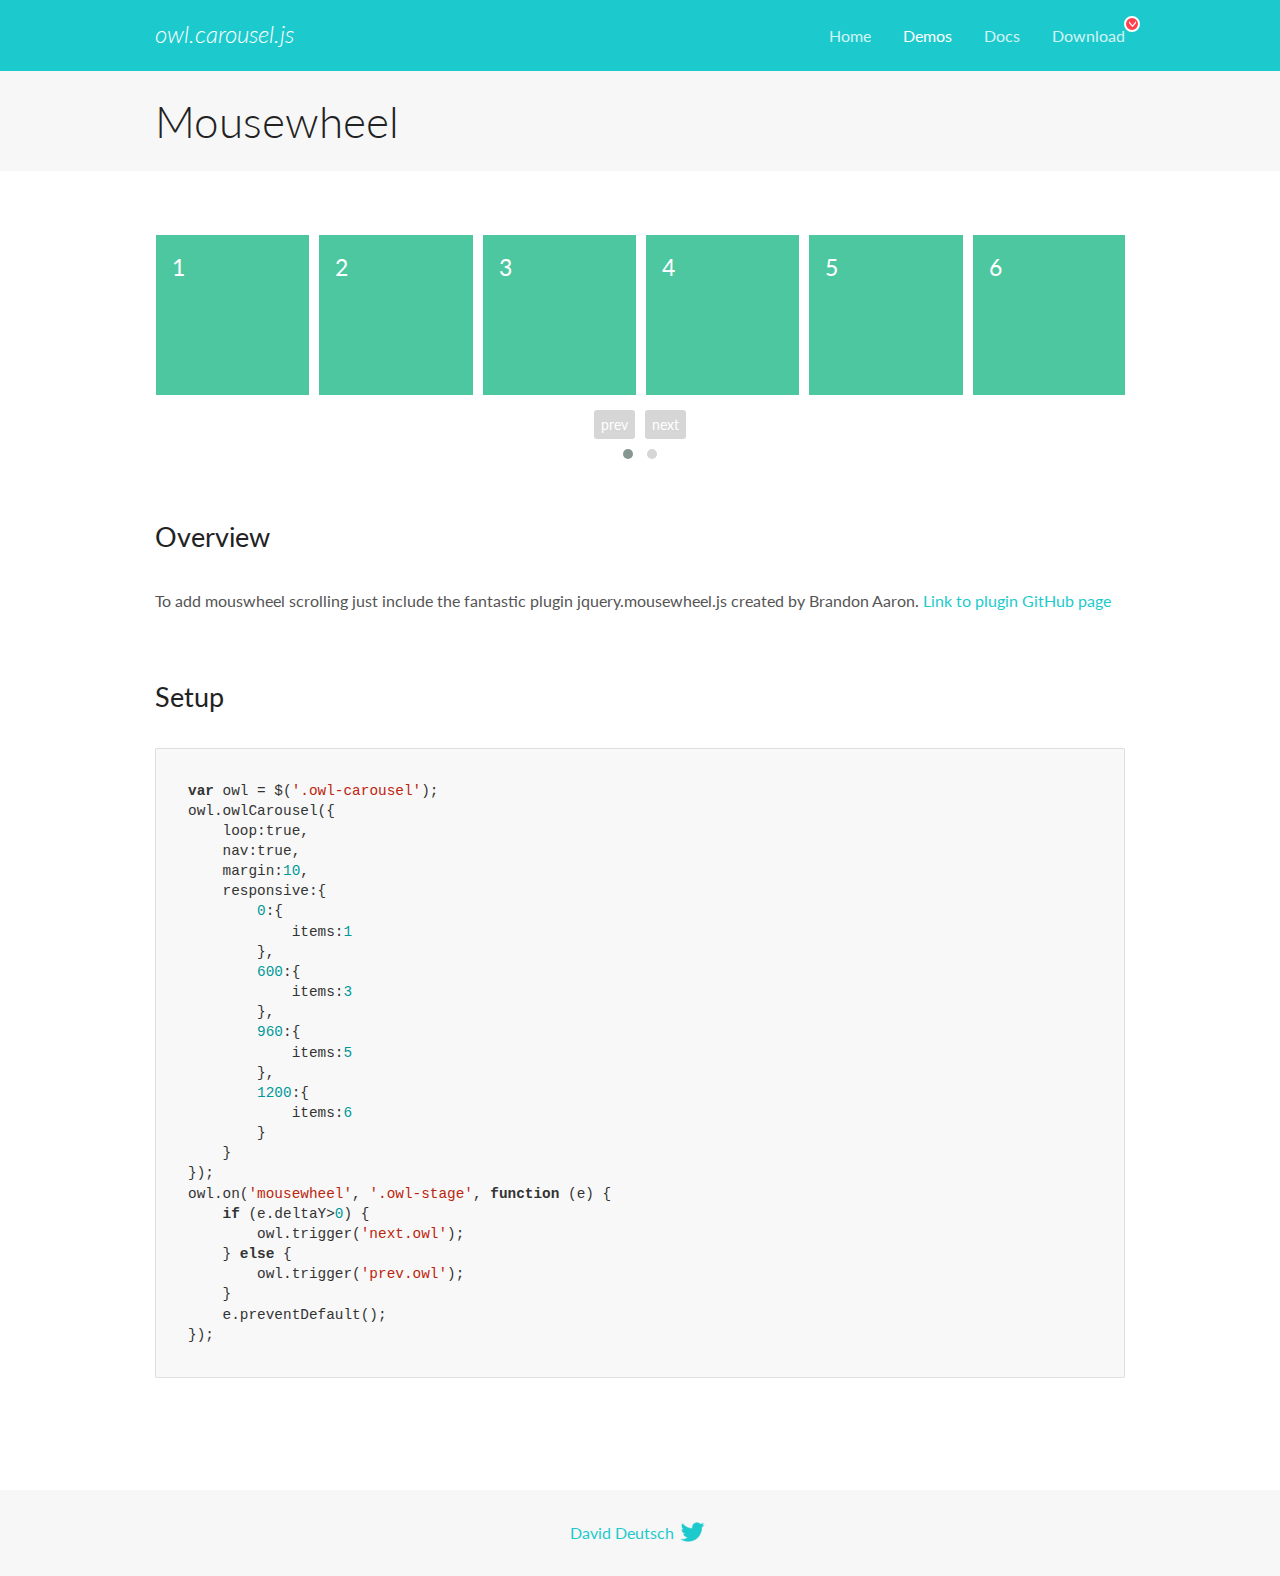
<file: bibliotecas/OwlCarousel2/docs/demos/mousewheel.html>
<!DOCTYPE html>
<html lang="en">
  <head>

    <!-- head -->
    <meta charset="utf-8">
    <meta name="msapplication-tap-highlight" content="no" />
    <meta name="viewport" content="width=device-width, initial-scale=1.0" />
    <meta name="description" content="Mousewheel usage demo">
    <meta name="author" content="David Deutsch">
    <title>
      Mousewheel Demo | Owl Carousel | 2.2.1
    </title>

    <!-- Stylesheets -->
    <link href='https://fonts.googleapis.com/css?family=Lato:300,400,700,400italic,300italic' rel='stylesheet' type='text/css'>
    <link rel="stylesheet" href="../assets/css/docs.theme.min.css">

    <!-- Owl Stylesheets -->
    <link rel="stylesheet" href="../assets/owlcarousel/assets/owl.carousel.min.css">
    <link rel="stylesheet" href="../assets/owlcarousel/assets/owl.theme.default.min.css">

    <!-- HTML5 shim and Respond.js IE8 support of HTML5 elements and media queries -->

    <!--[if lt IE 9]>
      <script src="https://oss.maxcdn.com/libs/html5shiv/3.7.0/html5shiv.js"></script>
      <script src="https://oss.maxcdn.com/libs/respond.js/1.3.0/respond.min.js"></script>
    <![endif]-->

    <!-- Favicons -->
    <link rel="apple-touch-icon-precomposed" sizes="144x144" href="../assets/ico/apple-touch-icon-144-precomposed.png">
    <link rel="shortcut icon" href="../assets/ico/favicon.png">
    <link rel="shortcut icon" href="favicon.ico">

    <!-- Yeah i know js should not be in header. Its required for demos.-->

    <!-- javascript -->
    <script src="../assets/vendors/jquery.min.js"></script>
    <script src="../assets/owlcarousel/owl.carousel.js"></script>
  </head>
  <body>

    <!-- header -->
    <header class="header">
      <div class="row">
        <div class="large-12 columns">
          <div class="brand left">
            <h3>
              <a href="/OwlCarousel2/">owl.carousel.js</a> 
            </h3>
          </div>
          <a id="toggle-nav" class="right">
            <span></span> <span></span> <span></span> 
          </a> 
          <div class="nav-bar">
            <ul class="clearfix">
              <li> <a href="/OwlCarousel2/index.html">Home</a>  </li>
              <li class="active">
                <a href="/OwlCarousel2/demos/demos.html">Demos</a> 
              </li>
              <li> <a href="/OwlCarousel2/docs/started-welcome.html">Docs</a>  </li>
              <li>
                <a href="https://github.com/OwlCarousel2/OwlCarousel2/archive/2.2.1.zip">Download</a> 
                <span class="download"></span> 
              </li>
            </ul>
          </div>
        </div>
      </div>
    </header>

    <!-- title -->
    <section class="title">
      <div class="row">
        <div class="large-12 columns">
          <h1>Mousewheel</h1>
        </div>
      </div>
    </section>

    <!--  Demos -->
    <section id="demos">
      <div class="row">
        <div class="large-12 columns">
          <div class="owl-carousel owl-theme">
            <div class="item">
              <h4>1</h4>
            </div>
            <div class="item">
              <h4>2</h4>
            </div>
            <div class="item">
              <h4>3</h4>
            </div>
            <div class="item">
              <h4>4</h4>
            </div>
            <div class="item">
              <h4>5</h4>
            </div>
            <div class="item">
              <h4>6</h4>
            </div>
            <div class="item">
              <h4>7</h4>
            </div>
            <div class="item">
              <h4>8</h4>
            </div>
            <div class="item">
              <h4>9</h4>
            </div>
            <div class="item">
              <h4>10</h4>
            </div>
            <div class="item">
              <h4>11</h4>
            </div>
            <div class="item">
              <h4>12</h4>
            </div>
          </div>
          <h3 id="overview">Overview</h3>
          <p>To add mouswheel scrolling just include the fantastic plugin jquery.mousewheel.js created by Brandon Aaron.
            <a href="https://github.com/brandonaaron/jquery-mousewheel">Link to plugin GitHub page</a> 
          </p>
          <h3 id="setup">Setup</h3>
          <pre><code>var owl = $(&#39;.owl-carousel&#39;);
owl.owlCarousel({
    loop:true,
    nav:true,
    margin:10,
    responsive:{
        0:{
            items:1
        },
        600:{
            items:3
        },            
        960:{
            items:5
        },
        1200:{
            items:6
        }
    }
});
owl.on(&#39;mousewheel&#39;, &#39;.owl-stage&#39;, function (e) {
    if (e.deltaY&gt;0) {
        owl.trigger(&#39;next.owl&#39;);
    } else {
        owl.trigger(&#39;prev.owl&#39;);
    }
    e.preventDefault();
});</code></pre>
          <script src="../assets/vendors/jquery.mousewheel.min.js"></script>
          <script>
            $(document).ready(function() {
              var owl = $('.owl-carousel');
              owl.owlCarousel({
                loop: true,
                nav: true,
                margin: 10,
                responsive: {
                  0: {
                    items: 1
                  },
                  600: {
                    items: 3
                  },
                  960: {
                    items: 5
                  },
                  1200: {
                    items: 6
                  }
                }
              });
              owl.on('mousewheel', '.owl-stage', function(e) {
                if (e.deltaY > 0) {
                  owl.trigger('next.owl');
                } else {
                  owl.trigger('prev.owl');
                }
                e.preventDefault();
              });
            })
          </script>
        </div>
      </div>
    </section>

    <!-- footer -->
    <footer class="footer">
      <div class="row">
        <div class="large-12 columns">
          <h5>
            <a href="/OwlCarousel2/docs/support-contact.html">David Deutsch</a> 
            <a id="custom-tweet-button" href="https://twitter.com/share?url=https://github.com/OwlCarousel2/OwlCarousel2&text=Owl Carousel - This is so awesome! " target="_blank"></a> 
          </h5>
        </div>
      </div>
    </footer>

    <!-- vendors -->
    <script src="../assets/vendors/highlight.js"></script>
    <script src="../assets/js/app.js"></script>
  </body>
</html>
</file>
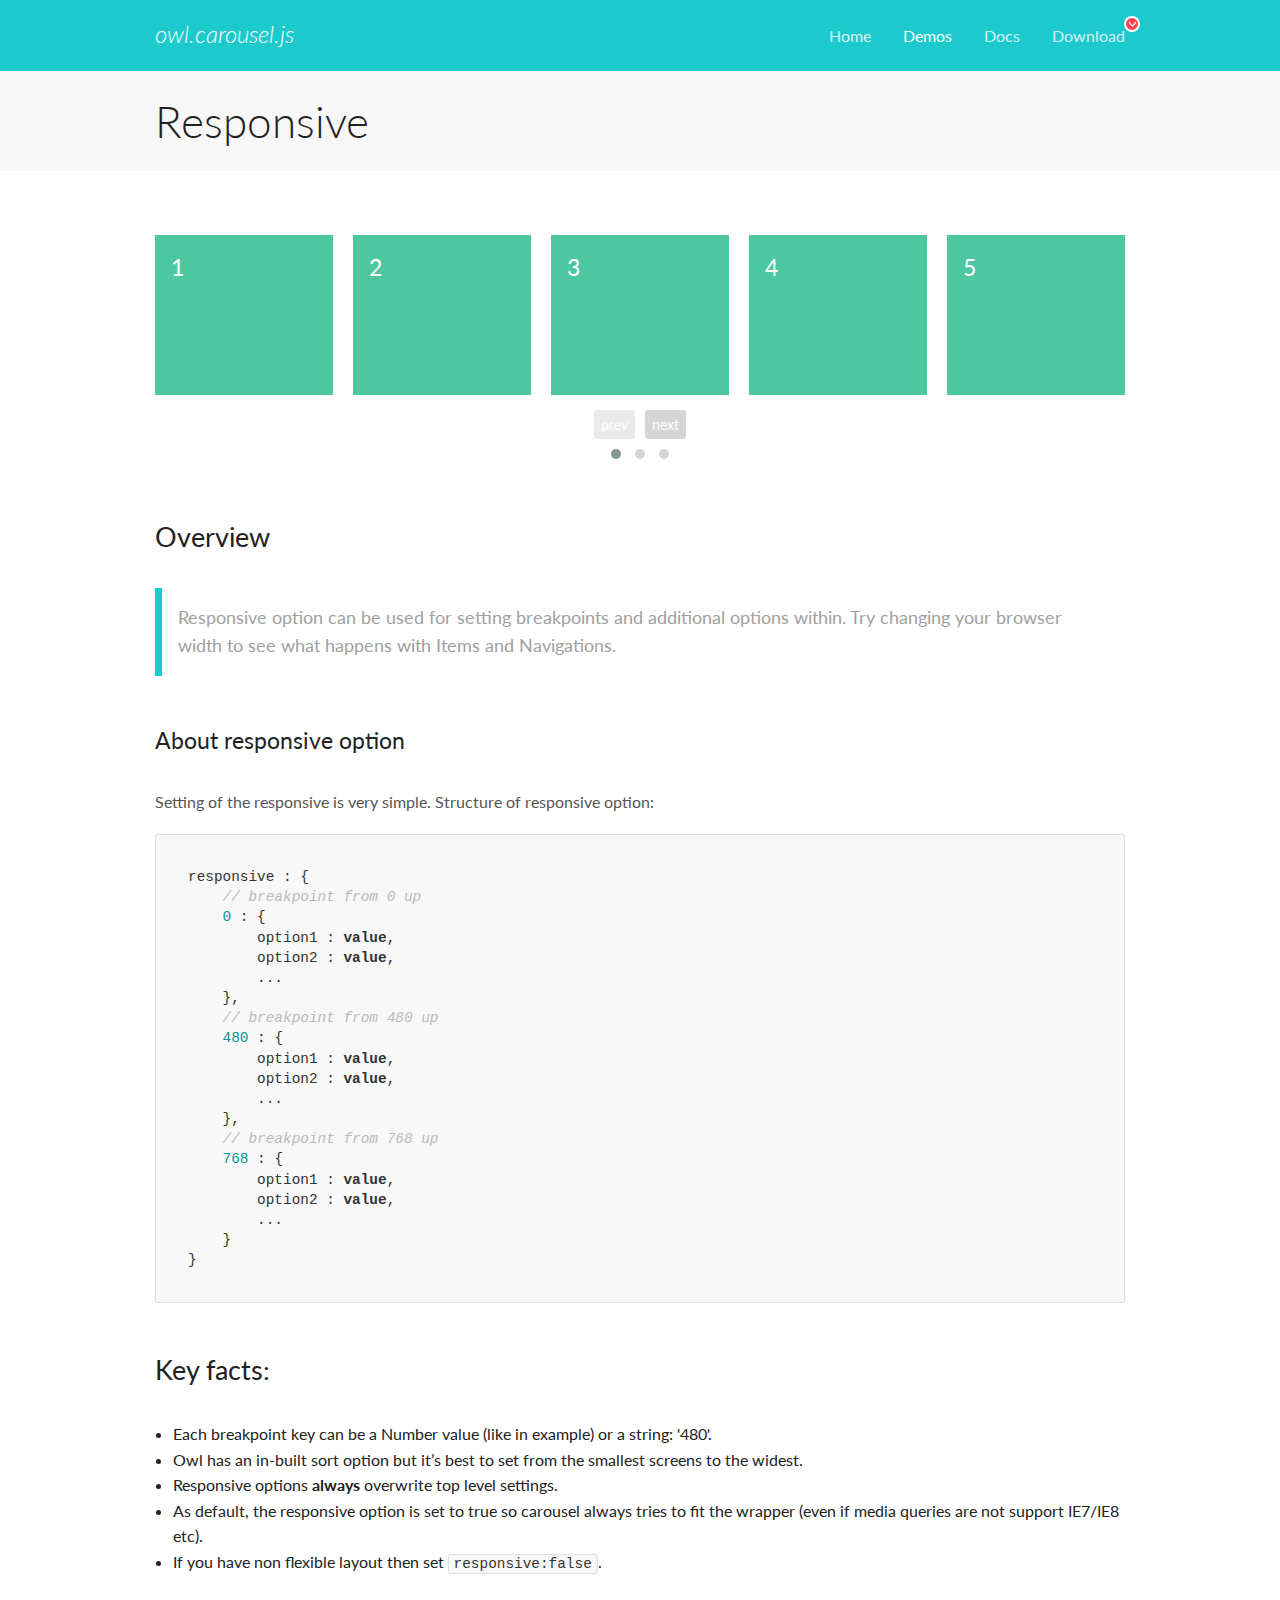
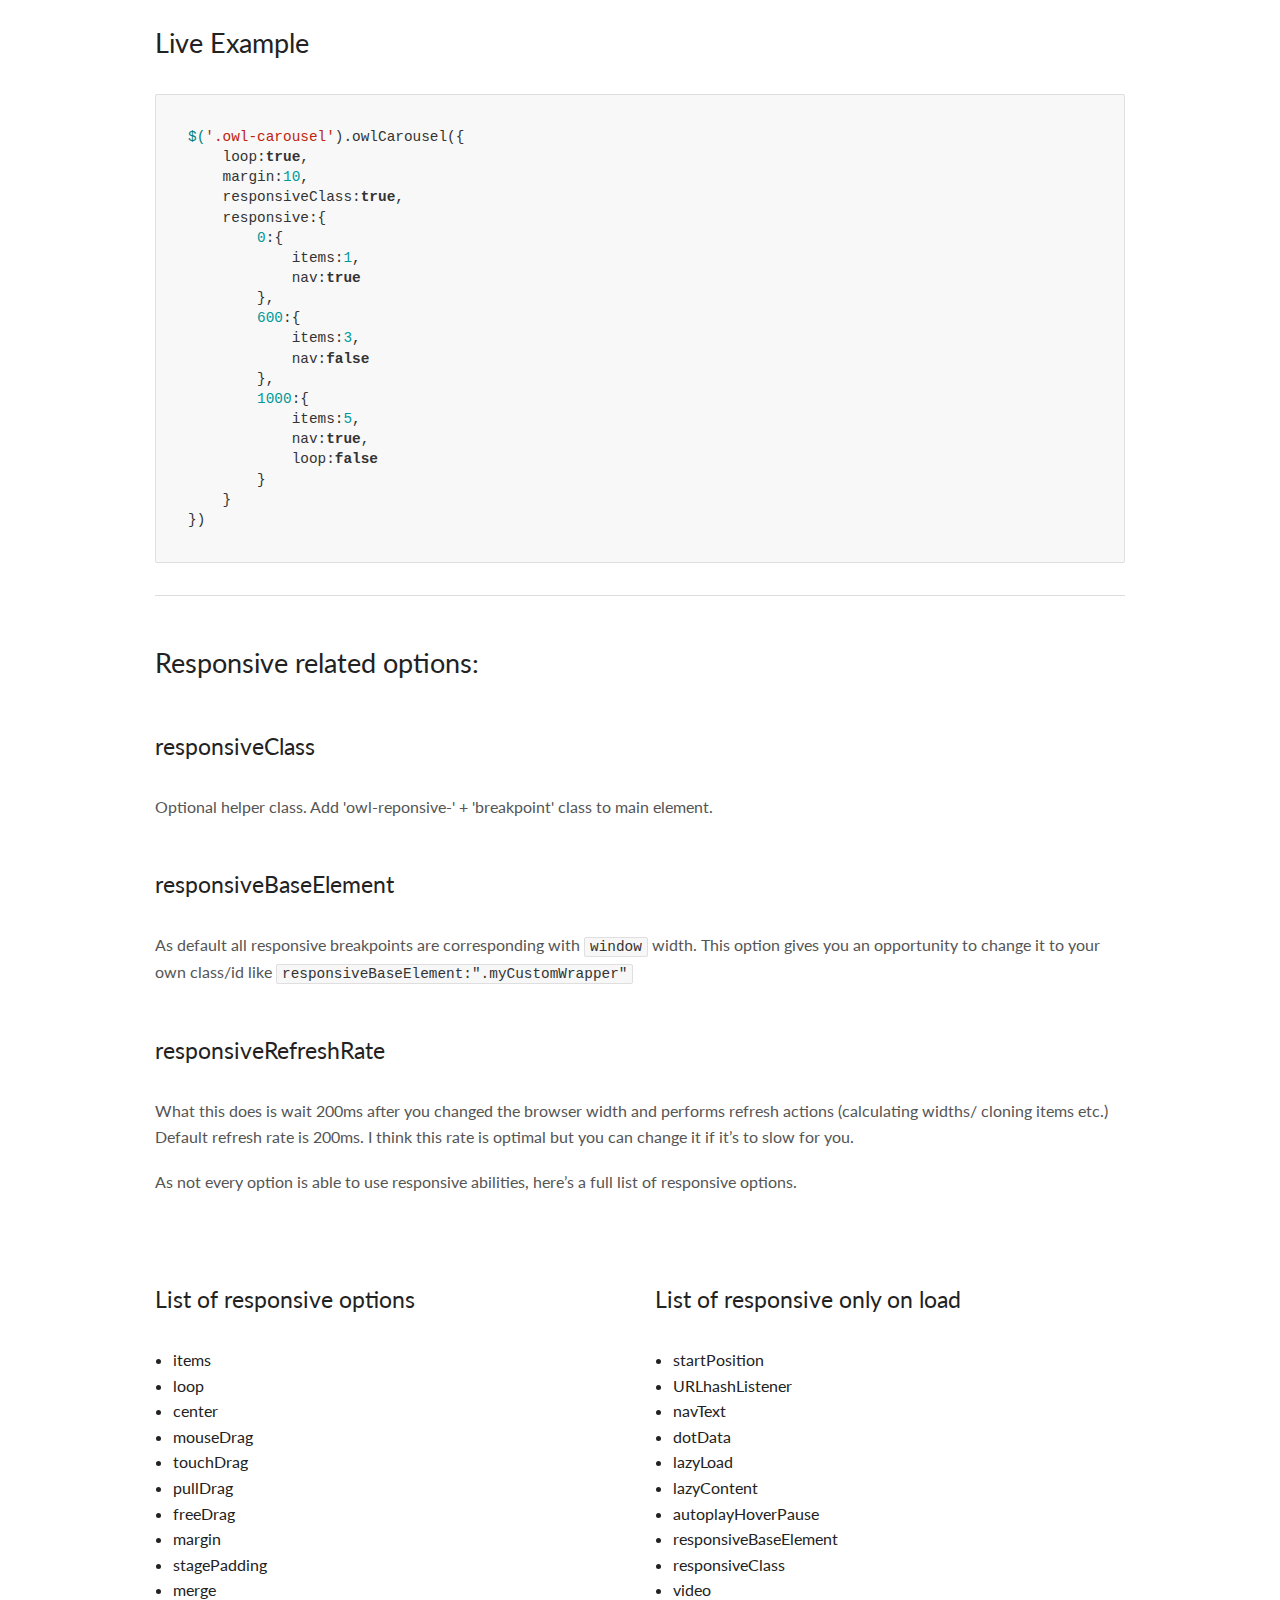
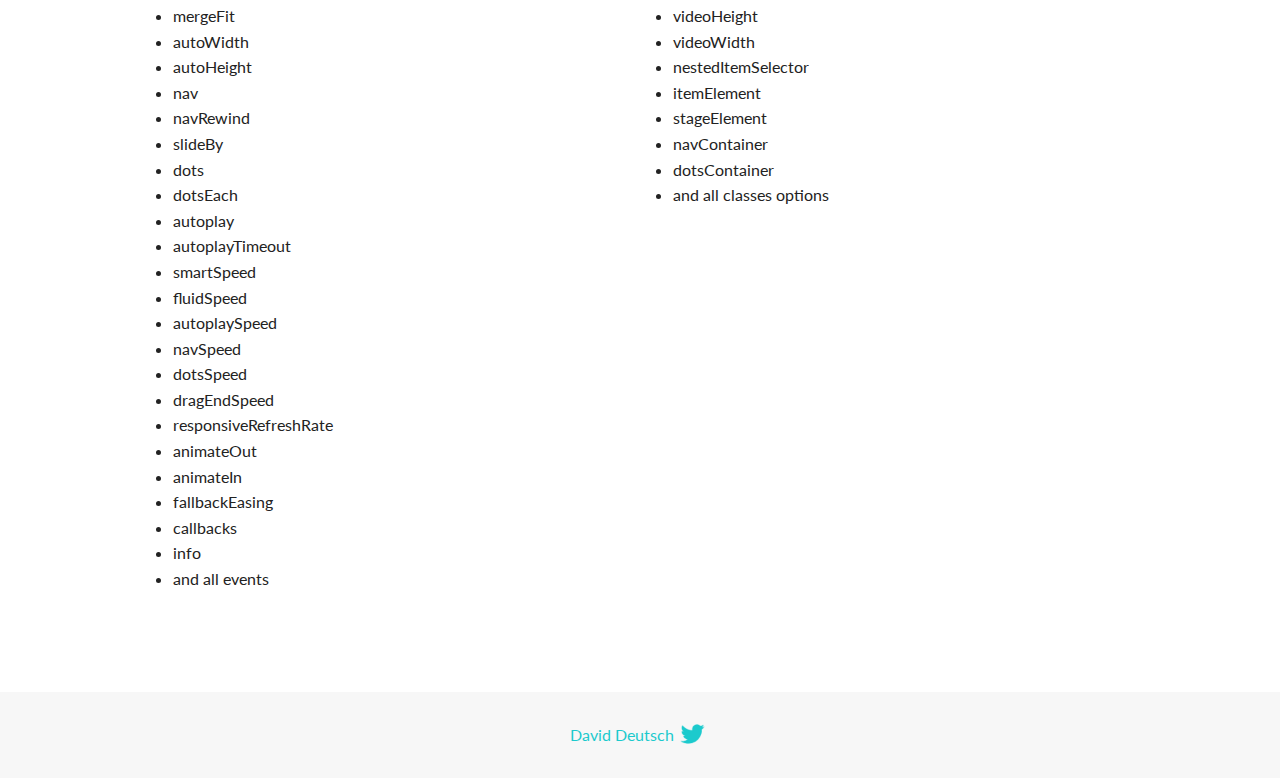
<file: bibliotecas/OwlCarousel2/docs/demos/responsive.html>
<!DOCTYPE html>
<html lang="en">
  <head>

    <!-- head -->
    <meta charset="utf-8">
    <meta name="msapplication-tap-highlight" content="no" />
    <meta name="viewport" content="width=device-width, initial-scale=1.0" />
    <meta name="description" content="How to use responsive options">
    <meta name="author" content="David Deutsch">
    <title>
      Responsive Demo | Owl Carousel | 2.2.1
    </title>

    <!-- Stylesheets -->
    <link href='https://fonts.googleapis.com/css?family=Lato:300,400,700,400italic,300italic' rel='stylesheet' type='text/css'>
    <link rel="stylesheet" href="../assets/css/docs.theme.min.css">

    <!-- Owl Stylesheets -->
    <link rel="stylesheet" href="../assets/owlcarousel/assets/owl.carousel.min.css">
    <link rel="stylesheet" href="../assets/owlcarousel/assets/owl.theme.default.min.css">

    <!-- HTML5 shim and Respond.js IE8 support of HTML5 elements and media queries -->

    <!--[if lt IE 9]>
      <script src="https://oss.maxcdn.com/libs/html5shiv/3.7.0/html5shiv.js"></script>
      <script src="https://oss.maxcdn.com/libs/respond.js/1.3.0/respond.min.js"></script>
    <![endif]-->

    <!-- Favicons -->
    <link rel="apple-touch-icon-precomposed" sizes="144x144" href="../assets/ico/apple-touch-icon-144-precomposed.png">
    <link rel="shortcut icon" href="../assets/ico/favicon.png">
    <link rel="shortcut icon" href="favicon.ico">

    <!-- Yeah i know js should not be in header. Its required for demos.-->

    <!-- javascript -->
    <script src="../assets/vendors/jquery.min.js"></script>
    <script src="../assets/owlcarousel/owl.carousel.js"></script>
  </head>
  <body>

    <!-- header -->
    <header class="header">
      <div class="row">
        <div class="large-12 columns">
          <div class="brand left">
            <h3>
              <a href="/OwlCarousel2/">owl.carousel.js</a> 
            </h3>
          </div>
          <a id="toggle-nav" class="right">
            <span></span> <span></span> <span></span> 
          </a> 
          <div class="nav-bar">
            <ul class="clearfix">
              <li> <a href="/OwlCarousel2/index.html">Home</a>  </li>
              <li class="active">
                <a href="/OwlCarousel2/demos/demos.html">Demos</a> 
              </li>
              <li> <a href="/OwlCarousel2/docs/started-welcome.html">Docs</a>  </li>
              <li>
                <a href="https://github.com/OwlCarousel2/OwlCarousel2/archive/2.2.1.zip">Download</a> 
                <span class="download"></span> 
              </li>
            </ul>
          </div>
        </div>
      </div>
    </header>

    <!-- title -->
    <section class="title">
      <div class="row">
        <div class="large-12 columns">
          <h1>Responsive</h1>
        </div>
      </div>
    </section>

    <!--  Demos -->
    <section id="demos">
      <div class="row">
        <div class="large-12 columns">
          <div class="owl-carousel owl-theme">
            <div class="item">
              <h4>1</h4>
            </div>
            <div class="item">
              <h4>2</h4>
            </div>
            <div class="item">
              <h4>3</h4>
            </div>
            <div class="item">
              <h4>4</h4>
            </div>
            <div class="item">
              <h4>5</h4>
            </div>
            <div class="item">
              <h4>6</h4>
            </div>
            <div class="item">
              <h4>7</h4>
            </div>
            <div class="item">
              <h4>8</h4>
            </div>
            <div class="item">
              <h4>9</h4>
            </div>
            <div class="item">
              <h4>10</h4>
            </div>
            <div class="item">
              <h4>11</h4>
            </div>
            <div class="item">
              <h4>12</h4>
            </div>
          </div>
          <h3 id="overview">Overview</h3>
          <blockquote>
            <p>Responsive option can be used for setting breakpoints and additional options within. Try changing your browser width to see what happens with Items and Navigations.</p>
          </blockquote>
          <h4 id="about-responsive-option">About responsive option</h4>
          <p>Setting of the responsive is very simple. Structure of responsive option:</p>
          <pre><code>responsive : {
    // breakpoint from 0 up
    0 : {
        option1 : value,
        option2 : value,
        ...
    },
    // breakpoint from 480 up
    480 : {
        option1 : value,
        option2 : value,
        ...
    },
    // breakpoint from 768 up
    768 : {
        option1 : value,
        option2 : value,
        ...
    }
}</code></pre>
          <h3 id="key-facts-">Key facts:</h3>
          <ul>
            <li>Each breakpoint key can be a Number value (like in example) or a string: &#39;480&#39;.</li>
            <li>Owl has an in-built sort option but it’s best to set from the smallest screens to the widest. </li>
            <li>Responsive options <strong>always</strong>  overwrite top level settings.</li>
            <li>As default, the responsive option is set to true so carousel always tries to fit the wrapper (even if media queries are not support IE7/IE8 etc).</li>
            <li>If you have non flexible layout then set <code>responsive:false</code>.</li>
          </ul>
          <h3 id="live-example">Live Example</h3>
          <pre><code>$(&#39;.owl-carousel&#39;).owlCarousel({
    loop:true,
    margin:10,
    responsiveClass:true,
    responsive:{
        0:{
            items:1,
            nav:true
        },
        600:{
            items:3,
            nav:false
        },
        1000:{
            items:5,
            nav:true,
            loop:false
        }
    }
})</code></pre>
          <hr>
          <h3 id="responsive-related-options-">Responsive related options:</h3>
          <h4 id="responsiveclass">responsiveClass</h4>
          <p>Optional helper class. Add &#39;owl-reponsive-&#39; + &#39;breakpoint&#39; class to main element.</p>
          <h4 id="responsivebaseelement">responsiveBaseElement</h4>
          <p>As default all responsive breakpoints are corresponding with <code>window</code> width. This option gives you an opportunity to change it to your own class/id like <code>responsiveBaseElement:&quot;.myCustomWrapper&quot;</code></p>
          <h4 id="responsiverefreshrate">responsiveRefreshRate</h4>
          <p>What this does is wait 200ms after you changed the browser width and performs refresh actions (calculating widths/ cloning items etc.) Default refresh rate is 200ms. I think this rate is optimal but you can change it if it’s to slow for you.</p>
          <p>As not every option is able to use responsive abilities, here’s a full list of responsive options.</p>
          <p>
            <div class="row">
          </p>
          <div class="large-6 columns">
            <h4 id="list-of-responsive-options">List of responsive options</h4>
            <ul>
              <li>items</li>
              <li>loop</li>
              <li>center</li>
              <li>mouseDrag</li>
              <li>touchDrag</li>
              <li>pullDrag</li>
              <li>freeDrag</li>
              <li>margin</li>
              <li>stagePadding</li>
              <li>merge</li>
              <li>mergeFit</li>
              <li>autoWidth</li>
              <li>autoHeight</li>
              <li>nav</li>
              <li>navRewind</li>
              <li>slideBy</li>
              <li>dots</li>
              <li>dotsEach</li>
              <li>autoplay</li>
              <li>autoplayTimeout</li>
              <li>smartSpeed</li>
              <li>fluidSpeed</li>
              <li>autoplaySpeed</li>
              <li>navSpeed</li>
              <li>dotsSpeed</li>
              <li>dragEndSpeed</li>
              <li>responsiveRefreshRate</li>
              <li>animateOut</li>
              <li>animateIn</li>
              <li>fallbackEasing</li>
              <li>callbacks</li>
              <li>info</li>
              <li>and all events</li>
            </ul>
          </div>
          <div class="large-6 columns">
            <h4 id="list-of-responsive-only-on-load">List of responsive only on load</h4>
            <ul>
              <li>startPosition</li>
              <li>URLhashListener</li>
              <li>navText</li>
              <li>dotData</li>
              <li>lazyLoad</li>
              <li>lazyContent</li>
              <li>autoplayHoverPause</li>
              <li>responsiveBaseElement</li>
              <li>responsiveClass</li>
              <li>video</li>
              <li>videoHeight</li>
              <li>videoWidth</li>
              <li>nestedItemSelector</li>
              <li>itemElement</li>
              <li>stageElement</li>
              <li>navContainer</li>
              <li>dotsContainer</li>
              <li>and all classes options</li>
            </ul>
          </div>
          </div>
          <script>
            $(document).ready(function() {
              $('.owl-carousel').owlCarousel({
                loop: true,
                margin: 10,
                responsiveClass: true,
                responsive: {
                  0: {
                    items: 1,
                    nav: true
                  },
                  600: {
                    items: 3,
                    nav: false
                  },
                  1000: {
                    items: 5,
                    nav: true,
                    loop: false,
                    margin: 20
                  }
                }
              })
            })
          </script>
        </div>
      </div>
    </section>

    <!-- footer -->
    <footer class="footer">
      <div class="row">
        <div class="large-12 columns">
          <h5>
            <a href="/OwlCarousel2/docs/support-contact.html">David Deutsch</a> 
            <a id="custom-tweet-button" href="https://twitter.com/share?url=https://github.com/OwlCarousel2/OwlCarousel2&text=Owl Carousel - This is so awesome! " target="_blank"></a> 
          </h5>
        </div>
      </div>
    </footer>

    <!-- vendors -->
    <script src="../assets/vendors/highlight.js"></script>
    <script src="../assets/js/app.js"></script>
  </body>
</html>
</file>
<file: style/style.css>
.header-app{
    position: fixed;
    z-index: 50;
    width: 100%;
}

.carousel-efeito{
    margin-top: 82px;
}

.logo {
    width: 40px;
    position: relative;
    top: -9px;
}
.imagemTeste{
    /* width: 100%;
    height: 260px; */
}
.owl-carousel .owl-item img {
    display: block;
    width: 95%;
}
.thumbnails .item-inner{
	padding: 30px;
}

body header nav { 
    background: #0A707F;
    position:  fixed;
}

.category{
    cursor: pointer;
}

.itensMenu{
    font-family: Calibri;
    font-size: 20px;
    font-weight: bold;
}

.menu{
    color: white;
    margin-left: 32px;
}
.menu:hover{
    color: black;
    text-decoration:none; 
}
.fontDefault{
    color: #0A707F;
    font-family: calibri;
}
.titleParagraph{
    font-weight: bold;
    font-size: 70px;
    margin-top: 48px;
}
.titleLine{
    border: 1px solid;
    background: #0A707F;
}
.img-category{
    width: 110px;
}
.itens-category{
    margin-top: 28px;
}
.itens-category .titleProduct{
    margin-top: 9px;
    font-size: 29px;
    margin-bottom: 0;
}
.maskProduct{
    width: 100%;
    height: 100%;
    background: rgba(0,0,0,0.89);
    position: fixed;
    top: 0;
    left: 0;
    z-index: 52;
    display: none;
}
.maskProduct .produto-imagem{
    width: 120px;
    margin-top: 14px;
}


.categoria-produto{
    text-align: center;
    position: relative;
    top: 72px;
}
.produto-descricao{
    float: left;
    font-size: 40px;
    margin-right: 0;
    margin-left: 16px;
}
.produto-valor{
    float: right;
    font-size: 26px;
    margin-top: 11px;
    margin-bottom: 0;
    margin-right: 10px;
}

.produto-comprar{
    border-radius: 16px !important;
    margin-top: 6px !important;
    margin-bottom: 7px !important;
    font-size: 12px !important;
    position: relative;
    left: 18px;
}

.segundo-row-produtos{
    position: relative;
    top: 20px
}

.card-image{
    margin: 0px;    
    border-radius: 12px;
    background: #fff;
}
.quem-somos, .contato{
    font-size: 1.3em;
}
.contato{
    text-align: center;
}
.contato ul{
    padding: 1em 1em 0 1em;
    list-style: none;
}

.contato .image-map{
    margin: 20px 0;
    width: 17em;
}
</file>
